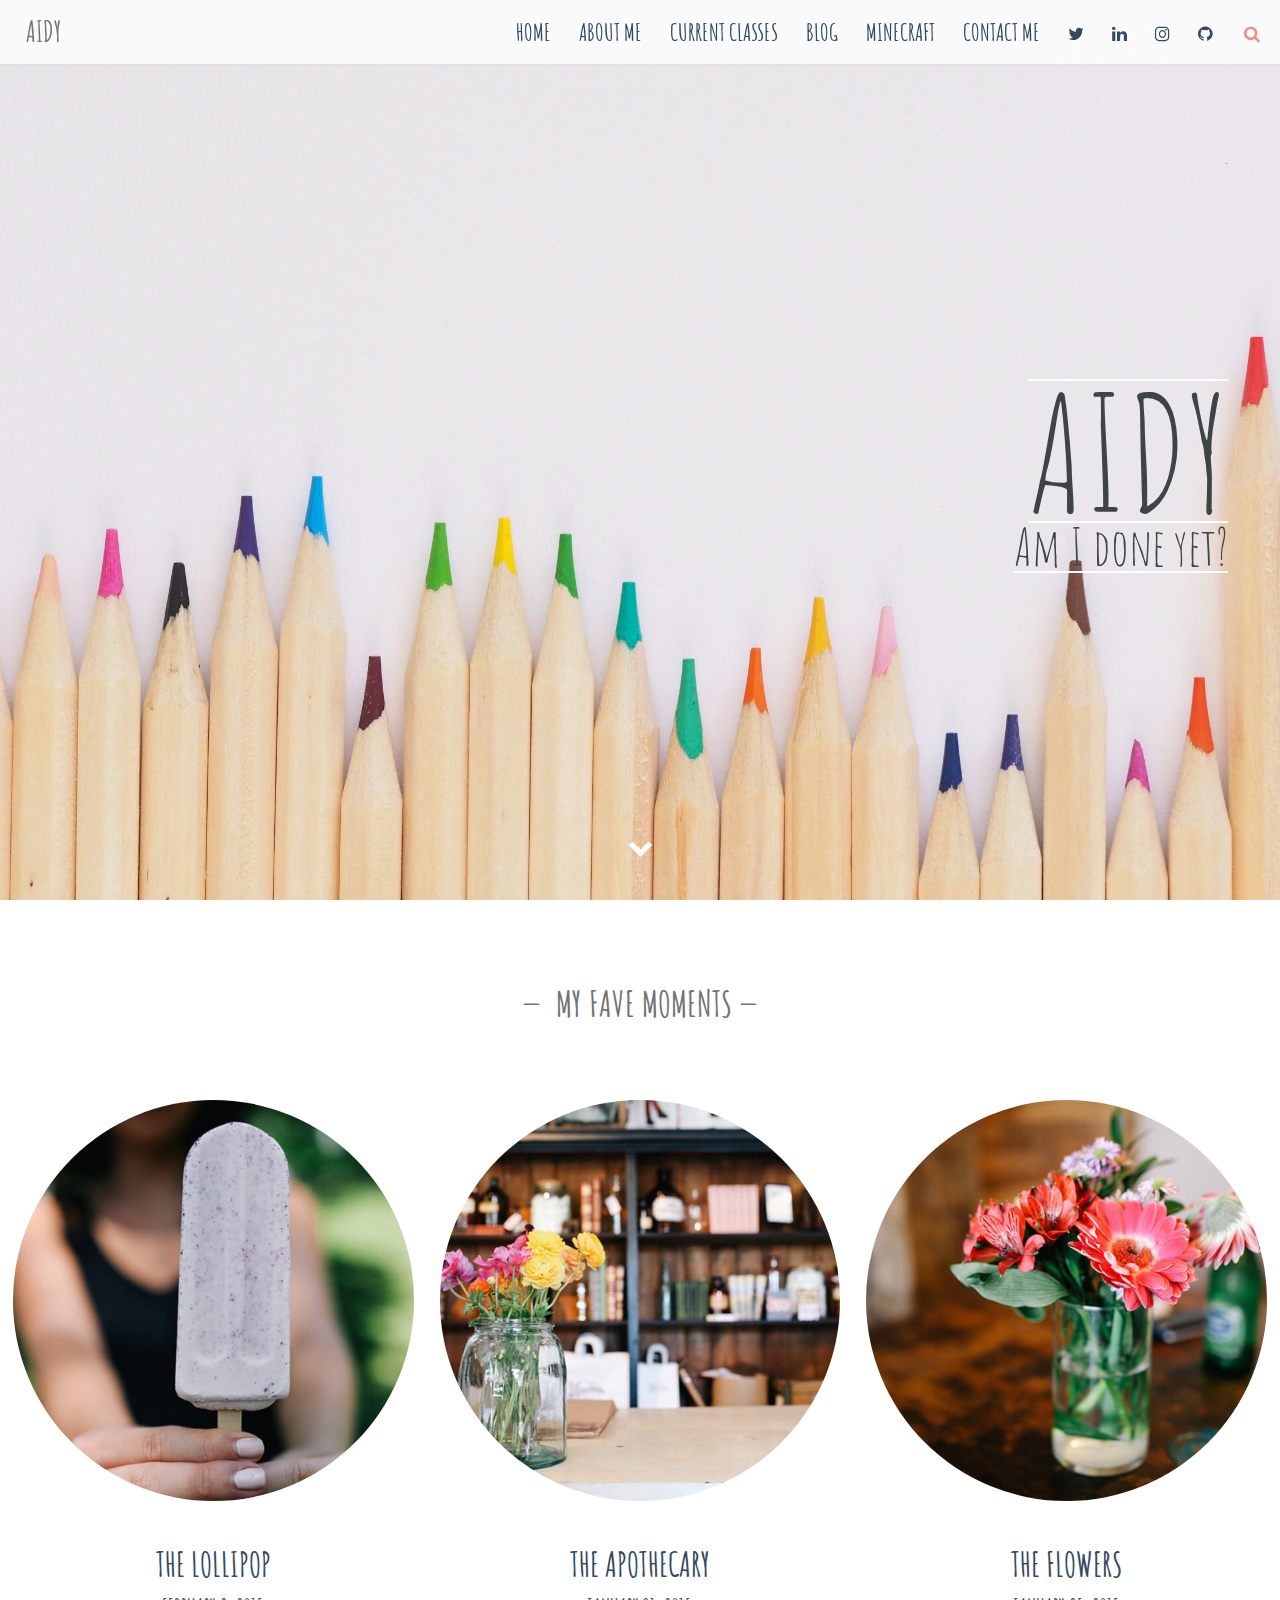
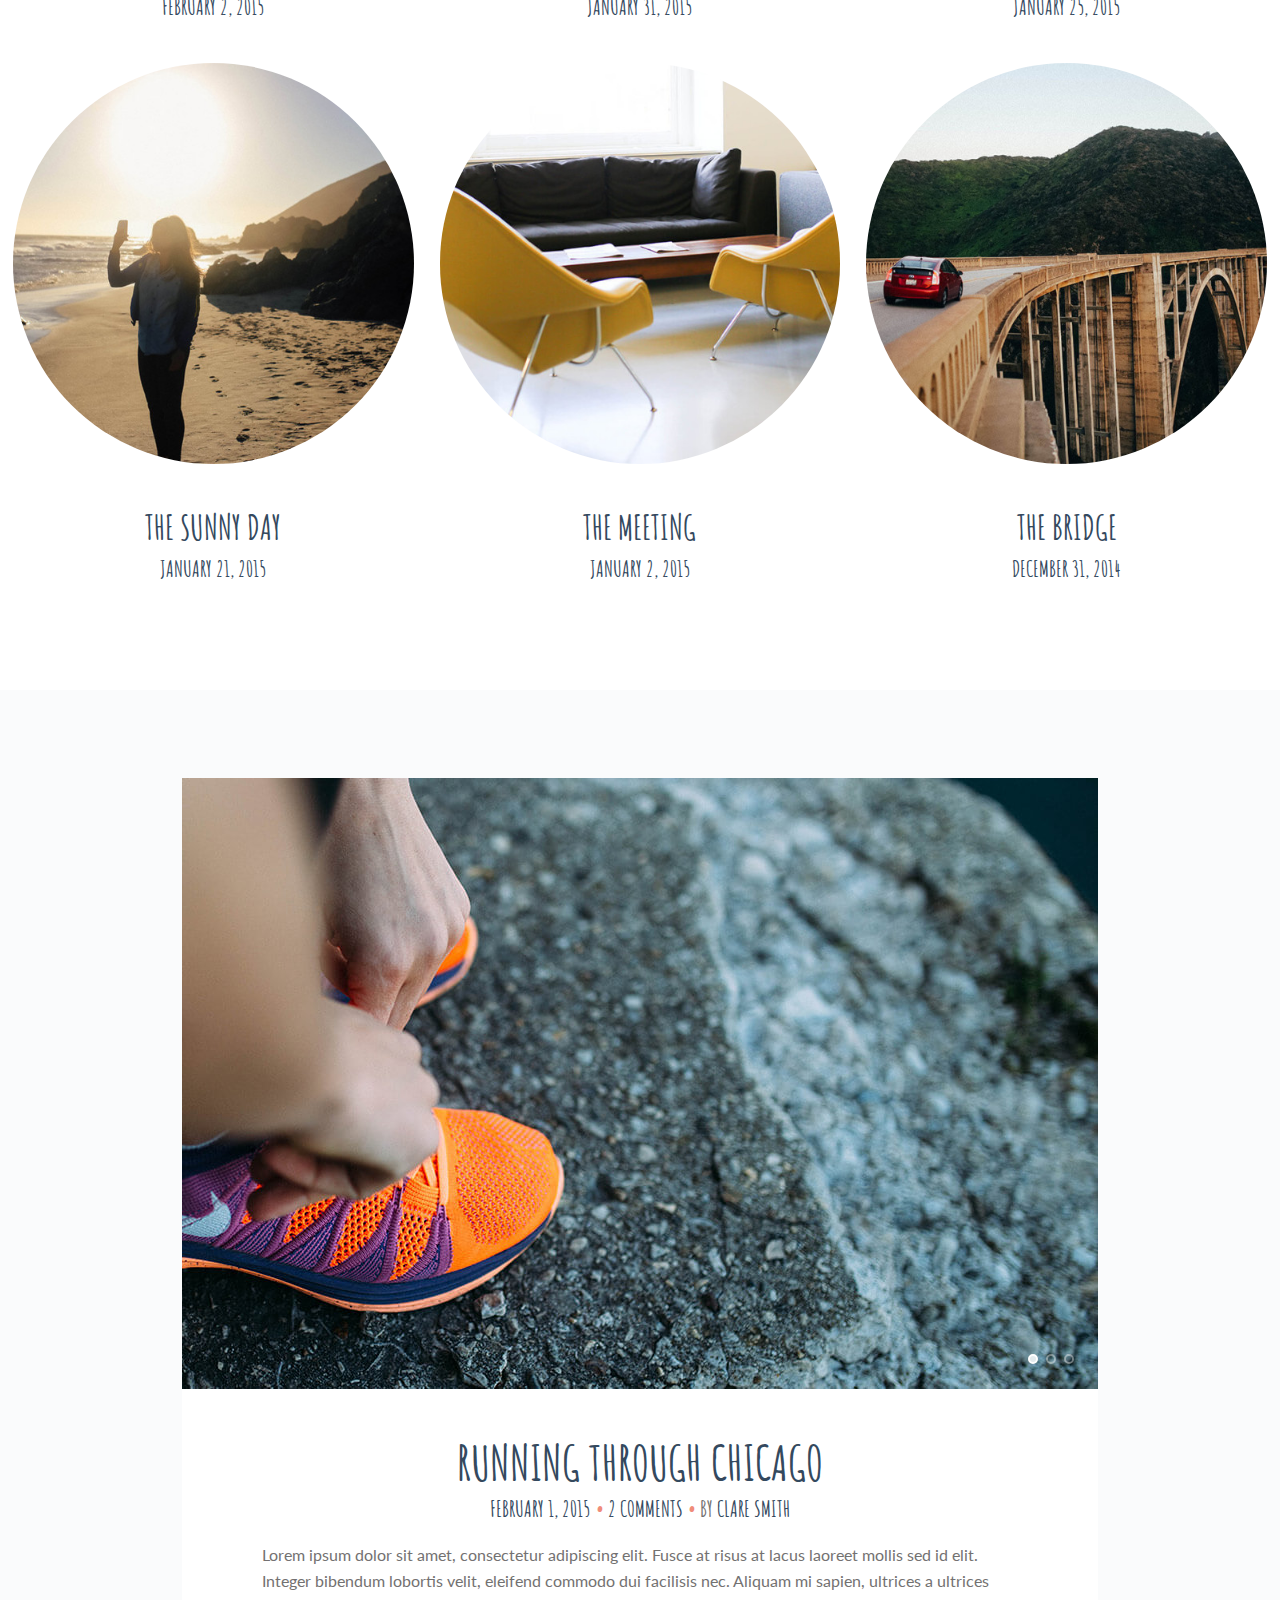
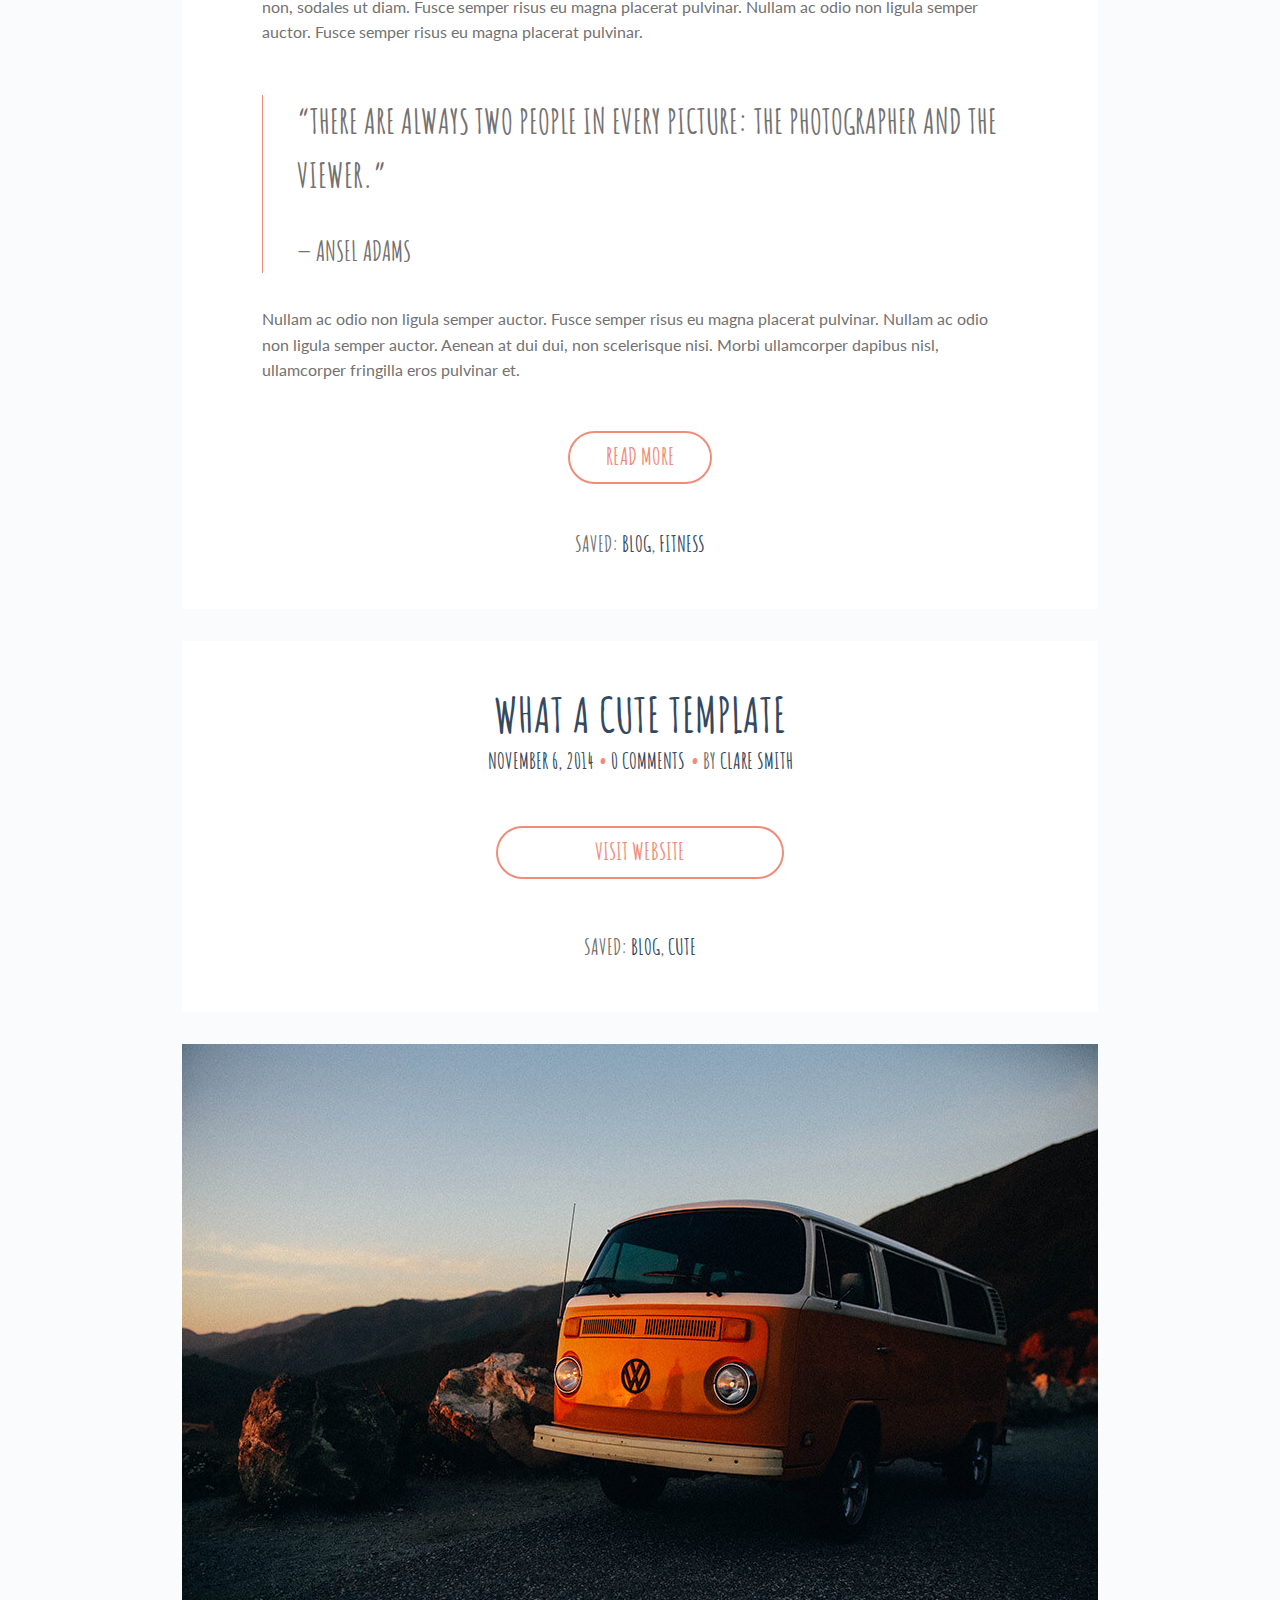
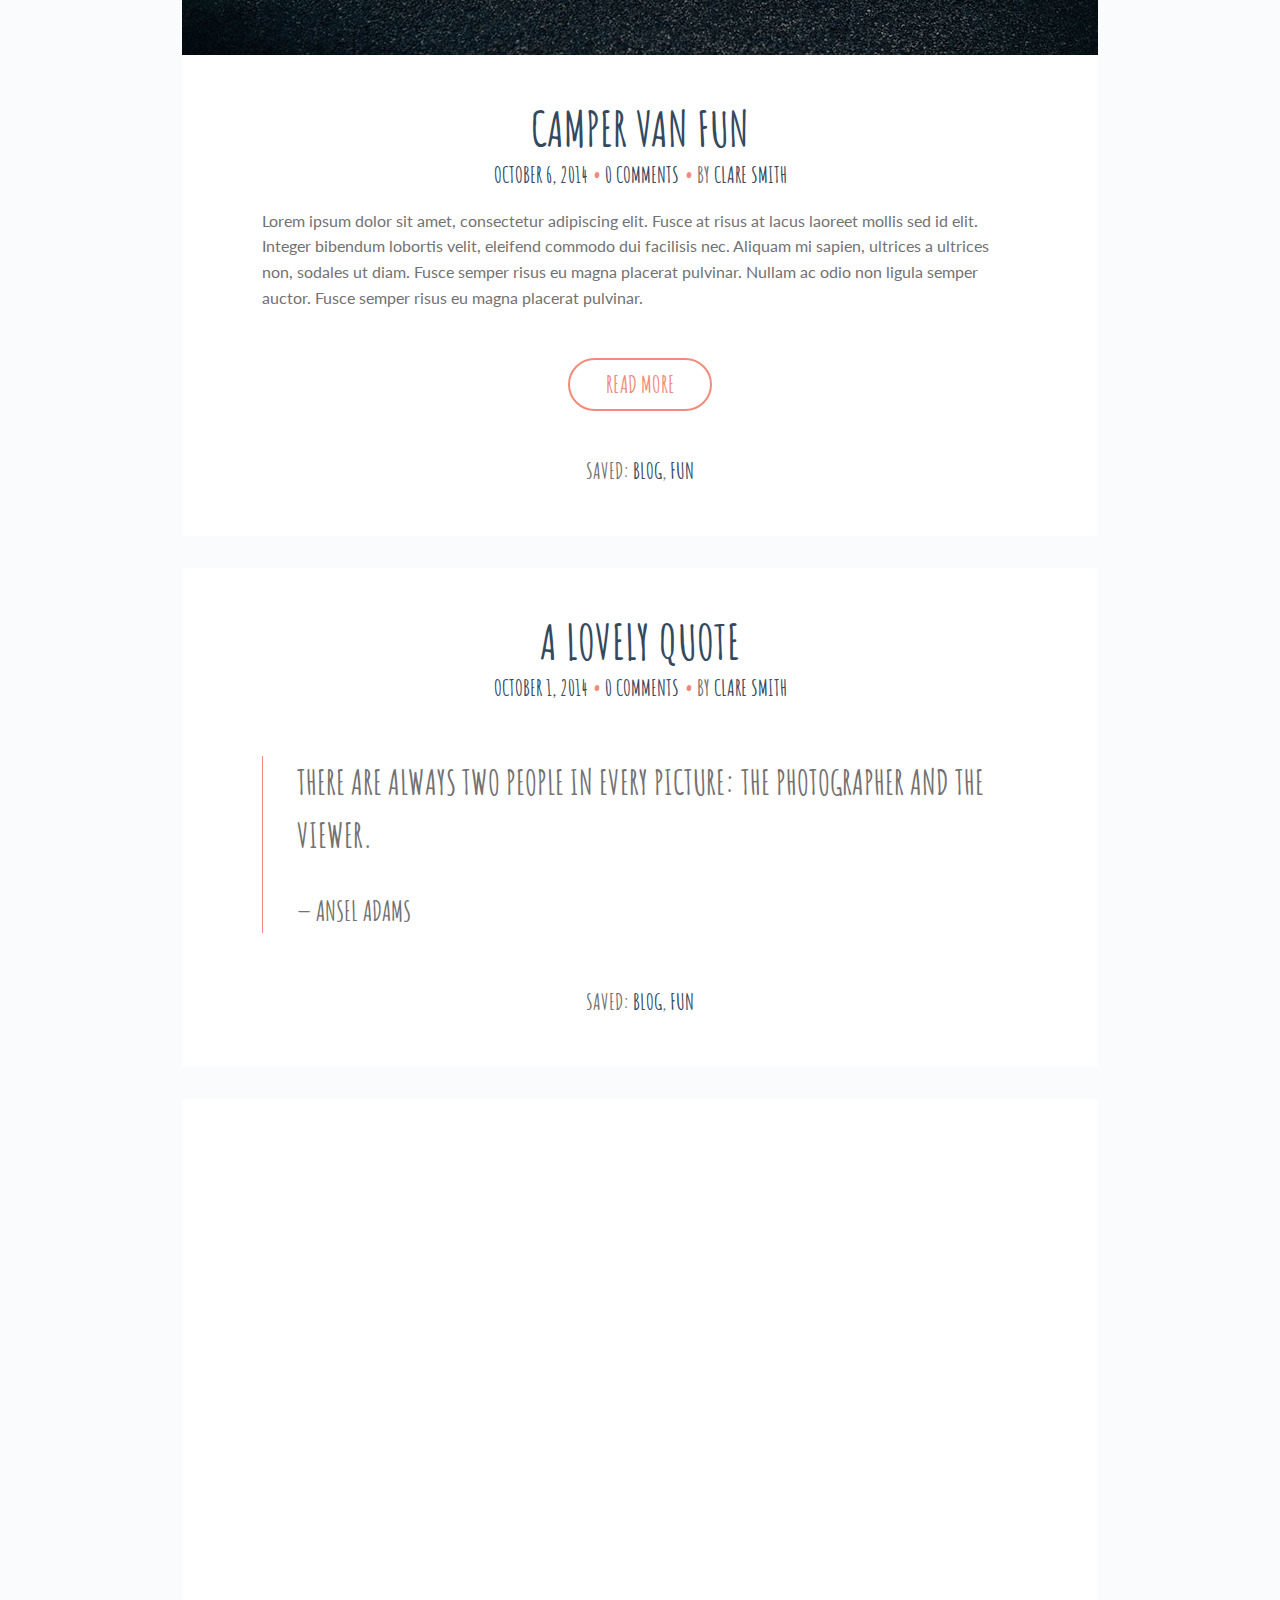
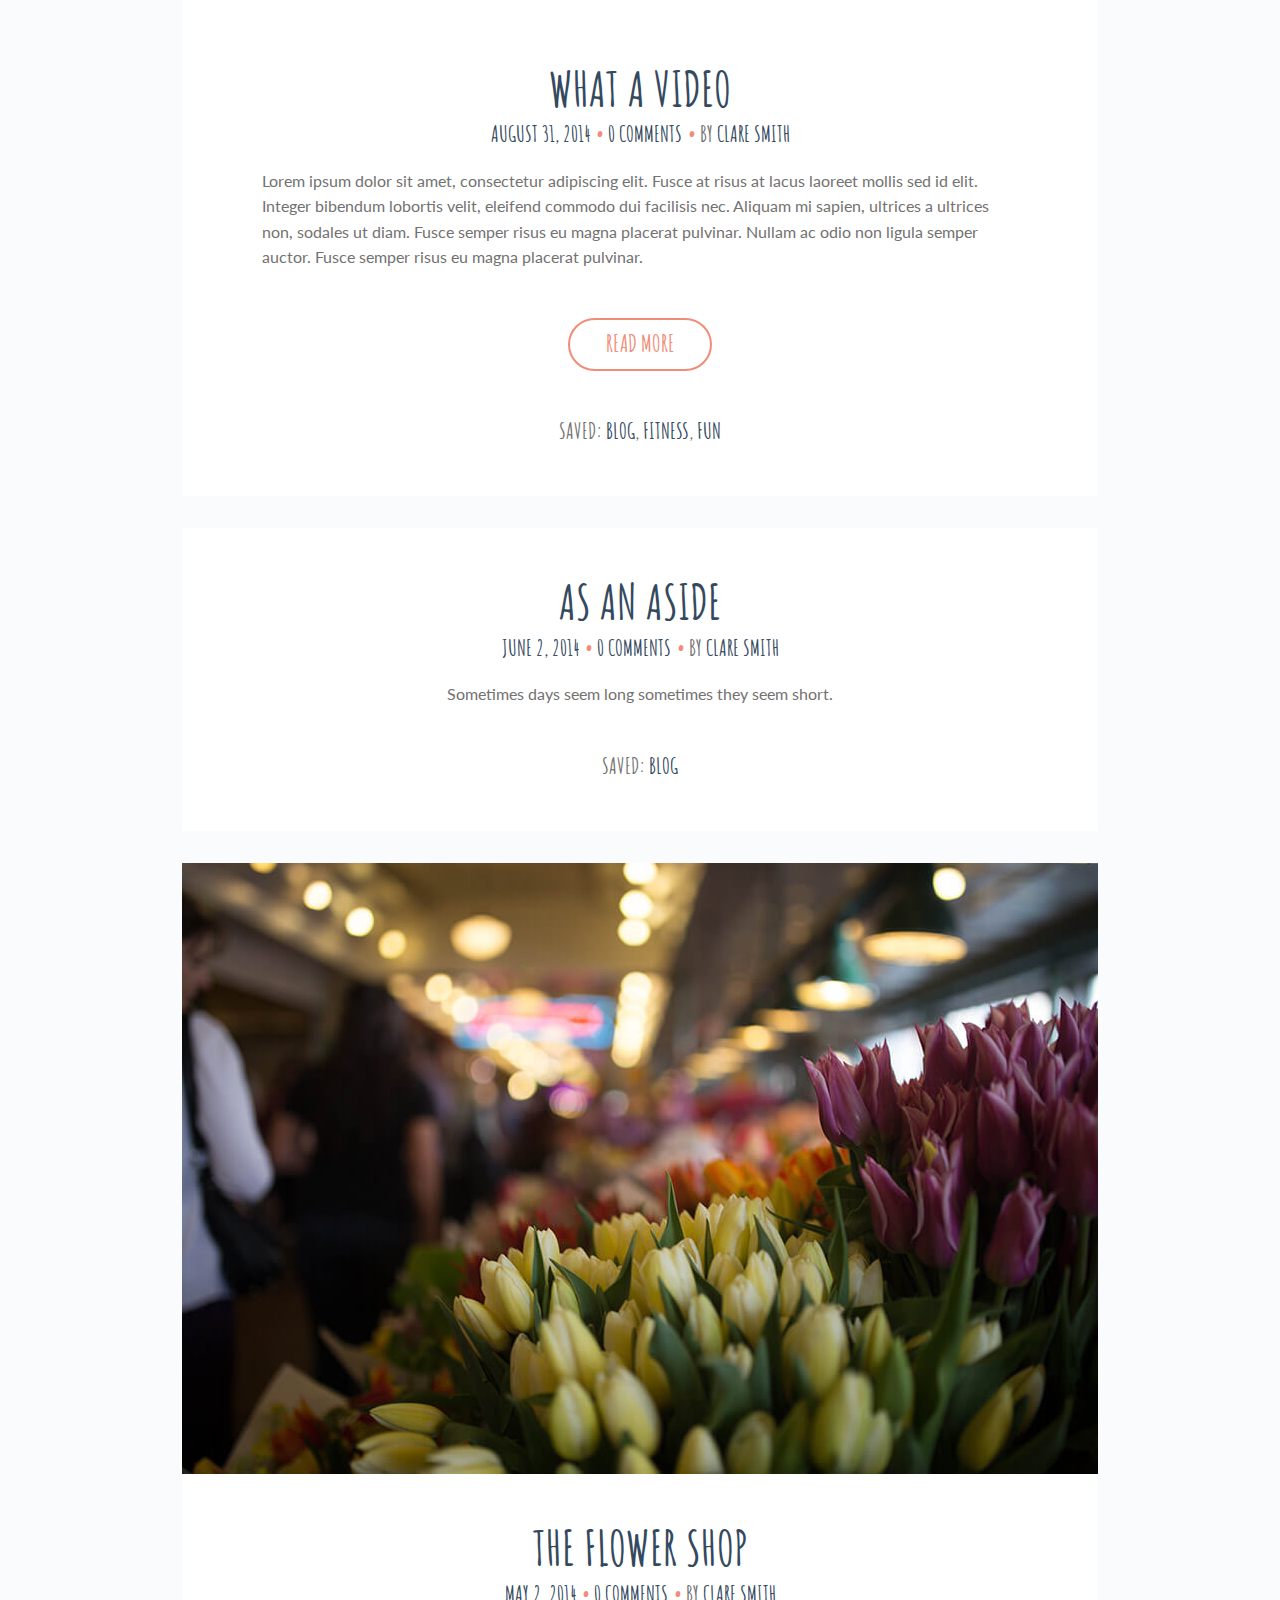
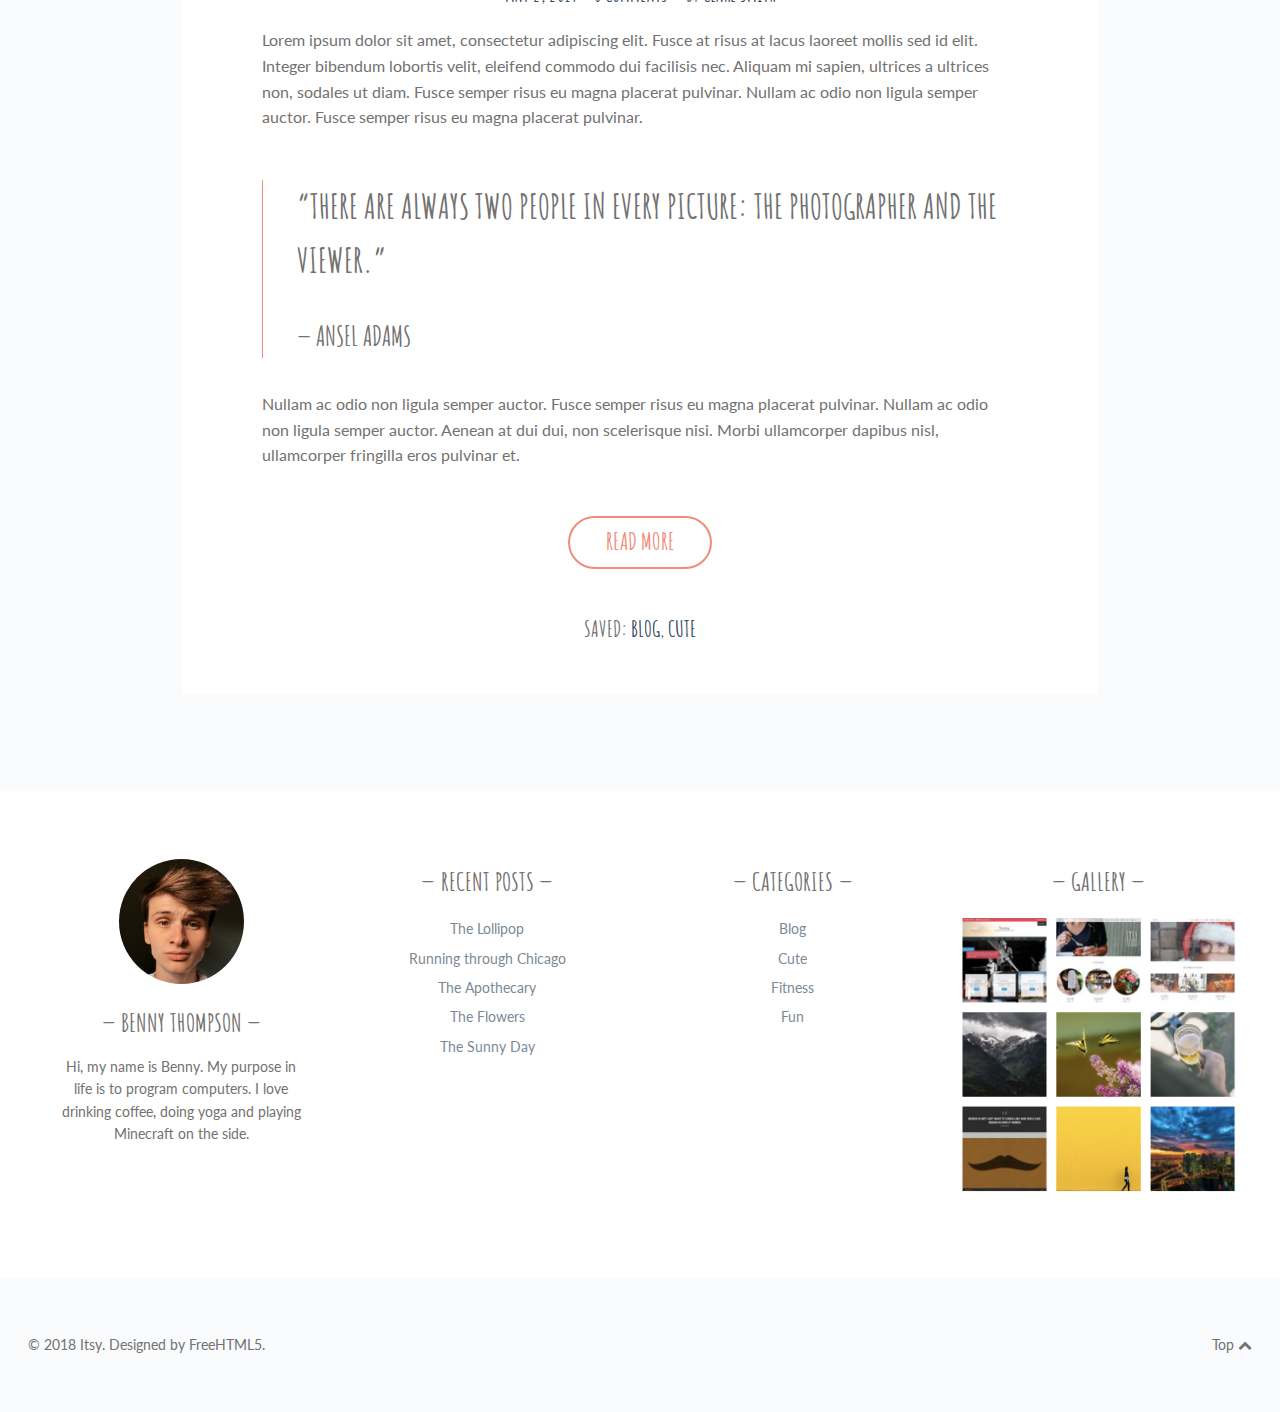
<file: index.html>
<!doctype html>
<!--
	Itsy by FreeHTML5.co
	Twitter: https://twitter.com/fh5co
	Facebook: https://fb.com/fh5co
	URL: https://freehtml5.co
    Remixed by: Benjamin Thompson
    Purpose: Blog
-->
<html class="home blog no-js" lang="en-US">
<head>
    <title>AIDY | Home</title>

    <meta charset="UTF-8"/>
    <link rel="stylesheet" href="https://stackpath.bootstrapcdn.com/font-awesome/4.7.0/css/font-awesome.min.css"
          type="text/css" media="all"/>
    <link rel="stylesheet" href="https://fonts.googleapis.com/css?family=Amatic+SC%3A400%2C700%7CLato%3A400%2C700%2C400italic%2C700italic&amp;ver=4.9.8"
          type="text/css" media="screen"/>
    <link rel="stylesheet" href="style.css" type="text/css" media="screen"/>
    <link rel="stylesheet" href="print.css" type="text/css" media="print"/>
    <!--[if (lt IE 9) & (!IEMobile)]>
    <link rel="stylesheet" id="lt-ie9-css" href="ie.css" type="text/css" media="screen"/>
    <![endif]-->
    <script src='js/jquery-3.0.0.min.js'></script>
    <script src='js/jquery-migrate-3.0.1.min.js'></script>
    <!--[if lt IE 9]>
    <script src="http://html5shim.googlecode.com/svn/trunk/html5.js"></script>
    <![endif]-->
</head>
<body class="home sticky-menu sidebar-off" id="top">

<header class="header">

    <div class="header-wrap">

        <div class="logo plain logo-left">
            <div class="site-title">
                <a href="index.html" title="Go to Home">AIDY</a>
            </div>
        </div><!-- /logo -->


        <nav id="nav" role="navigation">
            <div class="table">
                <div class="table-cell">
                    <ul id="menu-menu-1">
                        <li class="menu-item">
                            <a href="index.html">Home</a></li>
                        <li class="menu-item">
                            <a href="about.html">About me</a></li>
                        <li class="menu-item">
                            <a href="#">Current Classes</a>
                            <ul class="sub-menu">
                                <li class="menu-item">
                                    <a href="calculus3.html">Calculus 3</a></li>
                                <li class="menu-item">
                                    <a href="#">Software Engineering</a></li>
                                <li class="menu-item">
                                    <a href="#">Operating Systems</a>
                                </li>
                                <li class="menu-item">
                                    <a href="#">Historical Geology</a>
                                </li>
                            </ul>
                        </li>
                        <li class="menu-item">
                            <a href="blog.html">Blog</a>
                            <ul class="sub-menu">
                                <li class="menu-item">
                                    <a href="single.html">Single</a></li>
                            </ul>
                        </li>
                        <li class="menu-item">
                            <a href="typography.html">Minecraft</a></li>
                        <li class="menu-item">
                            <a href="contact.html">Contact me</a></li>
                        <li class="menu-inline menu-item">
                            <a title="Twitter" href="http://twitter.com/BennyEThompson">
                                <i class="fa fa-twitter"></i><span class="i">Twitter</span>
                            </a></li>
                        <li class="menu-inline menu-item">
                            <a title="Linkedin" href="https://www.linkedin.com/in/benjamin-thompson-084bb4162/"><i class="fa fa-linkedin"></i><span class="i">Linkedin</span></a>
                        </li>
                        <li class="menu-inline menu-item">
                            <a title="Instagram" href="https://www.instagram.com/___b.enn.y">
                                <i class="fa fa-instagram"></i><span class="i">Instagram</span>
                            </a>
                        </li>
                        <li class="menu-inline menu-item">
                            <a title="Github" href="https://github.com/BEmmett1">
                                <i class="fa fa-github"></i><span class="i">Github</span>
                            </a>
                        </li>
                    </ul>
                </div>
            </div>
        </nav>
        <a href="#nav" class="menu-trigger"><i class="fa fa-bars"></i></a>

        <a href="#topsearch" class="search-trigger"><i class="fa fa-search"></i></a>

    </div>

</header>


<div class="hero" style="background-image: url('images/lead.jpg'); text-align:right;">
    <div class="hero-inner">
        <div class="inner">
            <h1><span class="border border-top border-bottom">AIDY</span></h1>
            <div class="hero-line-one"></div>
            <div class="hero-line-two"><span class="border border-bottom"><a href="https://freehtml5.co" style="color:rgb(62, 67, 69);">Am I done yet?</a></span></div>
        </div>

        <a class="more-arrow" href="#content"><i class="fa fa-chevron-down"></i><span>Scroll Down</span></a>

    </div>
</div>
<div class="home-sticky" id="content">

    <h2 class="home-sticky-title">my fave moments</h2>


    <div class="sticky-inner">

        <aside class="home-sticky-post post has-post-thumbnail sticky">

  		    <span class="post-image">
  				<a href="#">
  				<img width="502" height="502" src="images/Lollipop-502x502.jpg"
                     class="attachment-sticky size-sticky" alt=""/>
  				</a>
  		    </span>

            <div class="inner">
                <h3 class="entry-title">
                    <a href="#">The Lollipop</a>
                </h3>

                <ul class="meta top">
                    <li class="time">
                        <a href="#">
                            <time class="post-date updated" datetime="2015-02-02">February 2, 2015</time>
                        </a>
                    </li>
                </ul>
            </div>

        </aside>

        <aside class="home-sticky-post post has-post-thumbnail sticky ">

            <span class="post-image">
  				<a href="#">
  				<img width="502" height="502" src="images/Apothecary.jpg"
                     class="attachment-sticky size-sticky" alt=""/>
  				</a>
  		    </span>

            <div class="inner">
                <h3 class="entry-title">
                    <a href="#">The Apothecary</a>
                </h3>

                <ul class="meta top">
                    <li class="time">
                        <a href="#"
                           title="The Apothecary">
                            <time class="post-date updated" datetime="2015-01-31">January 31, 2015</time>
                        </a>
                    </li>
                </ul>
            </div>

        </aside>

        <aside class="home-sticky-post post has-post-thumbnail sticky">

  		    <span class="post-image">
                <a href="#">
                    <img width="502" height="502" src="images/Flowers.jpg"
                     class="attachment-sticky size-sticky" alt=""/>
  				</a>
  		    </span>

            <div class="inner">
                <h3 class="entry-title">
                    <a href="#">The Flowers</a>
                </h3>

                <ul class="meta top">
                    <li class="time">
                        <a href="#">
                            <time class="post-date updated" datetime="2015-01-25">January 25, 2015</time>
                        </a>
                    </li>
                </ul>
            </div>

        </aside>

        <aside class="home-sticky-post post has-post-thumbnail sticky ">

  		    <span class="post-image">
                <a href="#"><img width="502" height="502" src="images/Sun.jpg"
                     class="attachment-sticky size-sticky" alt=""/>
  				</a>
            </span>

            <div class="inner">
                <h3 class="entry-title">
                    <a href="#">The Sunny Day</a>
                </h3>

                <ul class="meta top">
                    <li class="time">
                        <a href="#"
                           title="The Sunny Day">
                            <time class="post-date updated" datetime="2015-01-21">January 21, 2015</time>
                        </a>
                    </li>
                </ul>
            </div>

        </aside>

        <aside class="home-sticky-post post has-post-thumbnail sticky ">


  		    <span class="post-image">
                <a href="#">
                    <img width="502" height="502" src="images/Meeting.jpg"
                     class="attachment-sticky size-sticky" alt=""/>
  				</a>
            </span>

            <div class="inner">
                <h3 class="entry-title">
                    <a href="#">The Meeting</a>
                </h3>

                <ul class="meta top">
                    <li class="time">
                        <a href="#">
                            <time class="post-date updated" datetime="2015-01-02">January 2, 2015</time>
                        </a>
                    </li>
                </ul>
            </div>

        </aside>

        <aside class="home-sticky-post post has-post-thumbnail sticky ">

            <span class="post-image">
                <a href="#">
                    <img width="502" height="502" src="images/Bridge.jpg"
                     class="attachment-sticky size-sticky" alt=""/>
  				</a>
  		    </span>


            <div class="inner">
                <h3 class="entry-title">
                    <a href="#">The Bridge</a>
                </h3>

                <ul class="meta top">
                    <li class="time">
                        <a href="#">
                            <time class="post-date updated" datetime="2014-12-31">December 31, 2014</time>
                        </a>
                    </li>
                </ul>
            </div>

        </aside>

    </div>


</div>
<div class="wrap full-wrap">
    <div class="main-wrap">
        <section class="main main-archive">
            <div class="loop">


                <article class="post format-gallery post_format-post-format-gallery">


                    <a href="#"
                       title="Running through Chicago">
                        <div class="part-gallery">
                            <div class="flexslider">
                                <ul class="slides">

                                    <li><span class="post-image"><img src="images/Run-3.jpg"
                                                                      alt="Run-3"/></span></li>
                                    <li><span class="post-image"><img src="images/Run-1.jpg"
                                                                      alt="Run-1"/></span></li>
                                    <li><span class="post-image"><img src="images/Run-2.jpg"
                                                                      alt="Run-2"/></span></li>
                                </ul>
                            </div>
                        </div>

                    </a>

                    <div class="inner">

                        <h2 class="entry-title">
                            <a href="#"
                               title="Running through Chicago">
                                Running through Chicago </a>
                        </h2>
                        <ul class="meta top">
                            <li class="time">
                                <a href="#"
                                   title="Running through Chicago">
                                    <time class="post-date updated" datetime="2015-02-01">February 1, 2015</time>
                                </a></li>

                            <li class="comments post-tags">
                                <a href="#">2
                                    Comments</a></li>

                            <li class="author-m post-tags">
                                By <span class="vcard author post-author"><span class="fn"><a
                                    href="#"
                                    title="Posts by Clare Smith" rel="author">Clare Smith</a></span></span>
                            </li>

                        </ul>
                        <div class="post-content">
                            <p>Lorem ipsum dolor sit amet, consectetur adipiscing elit. Fusce at risus at lacus laoreet
                                mollis sed id elit. Integer bibendum lobortis velit, eleifend commodo dui facilisis nec.
                                Aliquam mi sapien, ultrices a ultrices non, sodales ut diam. Fusce semper risus eu magna
                                placerat pulvinar. Nullam ac odio non ligula semper auctor. Fusce semper risus eu magna
                                placerat pulvinar.</p>
                            <blockquote><p>“There are always two people in every picture: the photographer and the
                                viewer.”<cite>Ansel Adams</cite></p></blockquote>
                            <p>Nullam ac odio non ligula semper auctor. Fusce semper risus eu magna placerat pulvinar.
                                Nullam ac odio non ligula semper auctor. Aenean at dui dui, non scelerisque nisi. Morbi
                                ullamcorper dapibus nisl, ullamcorper fringilla eros pulvinar et. <a
                                        href="#"
                                        class="more-link">Read More</a></p>
                        </div>


                        <ul class="meta bottom">


                            <li class="cat post-tags">Saved: <a
                                    href="#">Blog</a>,
                                <a href="#">Fitness</a>
                            </li>


                        </ul>

                    </div>
                </article>


                <article class="post format-link has-post-thumbnail post_format-post-format-link">


                    <div class="inner">

                        <h2 class="entry-title">
                            <a href="#"
                               title="What a cute template">
                                What a cute template </a>
                        </h2>
                        <ul class="meta top">
                            <li class="time">
                                <a href="#"
                                   title="What a cute template">
                                    <time class="post-date updated" datetime="2014-11-06">November 6, 2014</time>
                                </a></li>

                            <li class="comments post-tags">
                                <a href="#">0
                                    Comments</a></li>

                            <li class="author-m post-tags">
                                By <span class="vcard author post-author"><span class="fn"><a
                                    href="#"
                                    title="Posts by Clare Smith" rel="author">Clare Smith</a></span></span>
                            </li>

                        </ul>

                        <div class="part-link">
                            <a class="more-link" href="https://freehtml5.co" title="What a cute template"
                               target="_self">Visit Website</a>
                        </div>


                        <ul class="meta bottom">

                            <li class="cat post-tags">Saved: <a
                                    href="#">Blog</a>,
                                <a href="#"
                                   rel="category tag">Cute</a></li>

                        </ul>

                    </div>
                </article>


                <article class="post format-image has-post-thumbnail post_format-post-format-image">




  		            <span class="post-image">
  			  				<a href="#" title="Camper Van Fun">
  			  				    <img width="916" height="611" src="images/Camper-1.jpg"
                                     class="attachment-desktop size-desktop" alt=""/>
                            </a>

  		            </span>


                    <div class="inner">

                        <h2 class="entry-title">
                            <a href="#"
                               title="Camper Van Fun">
                                Camper Van Fun </a>
                        </h2>
                        <ul class="meta top">
                            <li class="time">
                                <a href="#"
                                   title="Camper Van Fun">
                                    <time class="post-date updated" datetime="2014-10-06">October 6, 2014</time>
                                </a></li>

                            <li class="comments post-tags">
                                <a href="#">0
                                    Comments</a></li>

                            <li class="author-m post-tags">
                                By <span class="vcard author post-author"><span class="fn"><a
                                    href="#"
                                    title="Posts by Clare Smith" rel="author">Clare Smith</a></span></span>
                            </li>

                        </ul>
                        <div class="post-content">
                            <p>Lorem ipsum dolor sit amet, consectetur adipiscing elit. Fusce at risus at lacus laoreet
                                mollis sed id elit. Integer bibendum lobortis velit, eleifend commodo dui facilisis nec.
                                Aliquam mi sapien, ultrices a ultrices non, sodales ut diam. Fusce semper risus eu magna
                                placerat pulvinar. Nullam ac odio non ligula semper auctor. Fusce semper risus eu magna
                                placerat pulvinar. <a
                                        href="#"
                                        class="more-link">Read More</a></p>
                        </div>


                        <ul class="meta bottom">

                            <li class="cat post-tags">Saved: <a
                                    href="#">Blog</a>,
                                <a href="#">Fun</a>
                            </li>

                        </ul>
                    </div>
                </article>


                <article class="post format-quote has-post-thumbnail post_format-post-format-quote">


                    <div class="inner">

                        <h2 class="entry-title">
                            <a href="#"
                               title="A lovely Quote">
                                A lovely Quote </a>
                        </h2>
                        <ul class="meta top">
                            <li class="time">
                                <a href="#"
                                   title="A lovely Quote">
                                    <time class="post-date updated" datetime="2014-10-01">October 1, 2014</time>
                                </a></li>

                            <li class="comments post-tags">
                                <a href="#">0
                                    Comments</a></li>

                            <li class="author-m post-tags">
                                By <span class="vcard author post-author"><span class="fn"><a
                                    href="#"
                                    title="Posts by Clare Smith" rel="author">Clare Smith</a></span></span>
                            </li>

                        </ul>
                        <div class="post-content">
                            <blockquote class="content-quote">
                                <p>There are always two people in every picture: the photographer and the viewer.</p>
                                <cite>Ansel Adams</cite>
                            </blockquote>
                        </div>


                        <ul class="meta bottom">

                            <li class="cat post-tags">Saved: <a
                                    href="#">Blog</a>,
                                <a href="#">Fun</a>
                            </li>

                        </ul>

                    </div>
                </article>


                <article class="post format-video has-post-thumbnail post_format-post-format-video">


			        <span class="post-image post-video">
                        <div class="fluid-width-video-wrapper" style="padding-top: 56.25%;"><iframe
                                src="https://player.vimeo.com/video/33091687?portrait=0" frameborder="0" webkitallowfullscreen=""
                                mozallowfullscreen="" allowfullscreen=""></iframe></div>
                    </span>

                    <div class="inner">

                        <h2 class="entry-title">
                            <a href="#"
                               title="What a video">
                                What a video </a>
                        </h2>
                        <ul class="meta top">
                            <li class="time">
                                <a href="#"
                                   title="What a video">
                                    <time class="post-date updated" datetime="2014-08-31">August 31, 2014</time>
                                </a></li>

                            <li class="comments post-tags">
                                <a href="#">0
                                    Comments</a></li>

                            <li class="author-m post-tags">
                                By <span class="vcard author post-author"><span class="fn"><a
                                    href="#"
                                    title="Posts by Clare Smith" rel="author">Clare Smith</a></span></span>
                            </li>

                        </ul>
                        <div class="post-content">
                            <p>Lorem ipsum dolor sit amet, consectetur adipiscing elit. Fusce at risus at lacus laoreet
                                mollis sed id elit. Integer bibendum lobortis velit, eleifend commodo dui facilisis nec.
                                Aliquam mi sapien, ultrices a ultrices non, sodales ut diam. Fusce semper risus eu magna
                                placerat pulvinar. Nullam ac odio non ligula semper auctor. Fusce semper risus eu magna
                                placerat pulvinar. <a
                                        href="#"
                                        class="more-link">Read More</a></p>
                        </div>


                        <ul class="meta bottom">

                            <li class="cat post-tags">Saved: <a
                                    href="#">Blog</a>,
                                <a href="#">Fitness</a>,
                                <a href="#">Fun</a>
                            </li>

                        </ul>

                    </div>
                </article>


                <article class="post has-post-thumbnail">


                    <div class="inner">

                        <h2 class="entry-title">
                            <a href="#"
                               title="As an aside">
                                As an aside </a>
                        </h2>
                        <ul class="meta top">
                            <li class="time">
                                <a href="#"
                                   title="As an aside">
                                    <time class="post-date updated" datetime="2014-06-02">June 2, 2014</time>
                                </a></li>

                            <li class="comments post-tags">
                                <a href="#">0
                                    Comments</a></li>

                            <li class="author-m post-tags">
                                By <span class="vcard author post-author"><span class="fn"><a
                                    href="#"
                                    title="Posts by Clare Smith" rel="author">Clare Smith</a></span></span>
                            </li>

                        </ul>
                        <div class="post-content">
                            <p style="text-align: center">Sometimes days seem long sometimes they seem short.</p>
                        </div>


                        <ul class="meta bottom">

                            <li class="cat post-tags">Saved: <a
                                    href="#">Blog</a>
                            </li>

                        </ul>

                    </div>
                </article>

                <article class="post has-post-thumbnail">




  		            <span class="post-image">
  			  				<a href="#" title="The Flower Shop">
  			  				    <img width="916" height="611"
                                     src="images/Flower-Shop.jpg"
                                     class="attachment-desktop size-desktop" alt=""/>
                            </a>
  		            </span>


                    <div class="inner">

                        <h2 class="entry-title">
                            <a href="#"
                               title="The Flower Shop">
                                The Flower Shop </a>
                        </h2>
                        <ul class="meta top">
                            <li class="time">
                                <a href="#"
                                   title="The Flower Shop">
                                    <time class="post-date updated" datetime="2014-05-02">May 2, 2014</time>
                                </a></li>

                            <li class="comments post-tags">
                                <a href="#">0
                                    Comments</a></li>

                            <li class="author-m post-tags">
                                By <span class="vcard author post-author"><span class="fn"><a
                                    href="#"
                                    title="Posts by Clare Smith" rel="author">Clare Smith</a></span></span>
                            </li>

                        </ul>
                        <div class="post-content">
                            <p>Lorem ipsum dolor sit amet, consectetur adipiscing elit. Fusce at risus at lacus laoreet
                                mollis sed id elit. Integer bibendum lobortis velit, eleifend commodo dui facilisis nec.
                                Aliquam mi sapien, ultrices a ultrices non, sodales ut diam. Fusce semper risus eu magna
                                placerat pulvinar. Nullam ac odio non ligula semper auctor. Fusce semper risus eu magna
                                placerat pulvinar.</p>
                            <blockquote><p>“There are always two people in every picture: the photographer and the
                                viewer.”<cite>Ansel Adams</cite></p></blockquote>
                            <p>Nullam ac odio non ligula semper auctor. Fusce semper risus eu magna placerat pulvinar.
                                Nullam ac odio non ligula semper auctor. Aenean at dui dui, non scelerisque nisi. Morbi
                                ullamcorper dapibus nisl, ullamcorper fringilla eros pulvinar et. <a
                                        href="#"
                                        class="more-link">Read More</a></p>
                        </div>


                        <ul class="meta bottom">

                            <li class="cat post-tags">Saved: <a
                                    href="#">Blog</a>,
                                <a href="#"
                                   rel="category tag">Cute</a></li>

                        </ul>

                    </div>
                </article>


            </div>


        </section>


    </div><!-- /main-wrap -->


</div><!-- /wrap -->


<div class="footer-widgets widget-count-4">

    <div class="wrap">

        <div class="mt-about-you-widget">
            <div class="widget footer">

                <img class="mt-about-avatar" src="images/about-me.jpg" alt="Clare Itsy"/>


                <h4>Benny Thompson</h4>

                <div class="mt-about-bio">
                    <p>Hi, my name is Benny. My purpose in life is to program computers. I love drinking coffee, doing yoga and playing Minecraft on the side.</p>
                </div>


            </div>
        </div>
        <div class="widget footer"><h4>Recent Posts</h4>
            <ul>
                <li>
                    <a href="#">The Lollipop</a>
                </li>
                <li>
                    <a href="#">Running through Chicago</a>
                </li>
                <li>
                    <a href="#">The Apothecary</a>
                </li>
                <li>
                    <a href="#">The Flowers</a>
                </li>
                <li>
                    <a href="#">The Sunny Day</a>
                </li>
            </ul>
        </div>
        <div class="widget footer"><h4>Categories</h4>
            <ul>
                <li class="cat-item cat-item-6">
                    <a href="#" title="A cute little description would go in here">Blog</a>
                </li>
                <li class="cat-item cat-item-7">
                    <a href="#" title="A cute little description would go in here">Cute</a>
                </li>
                <li class="cat-item cat-item-8">
                    <a href="#">Fitness</a>
                </li>
                <li class="cat-item cat-item-9">
                    <a href="#">Fun</a>
                </li>
            </ul>
        </div>
        <div class="widget footer"><h4>Gallery</h4>
            <div class="textwidget">
                <img src="images/gallery.png" alt="">
            </div>
        </div>
    </div>

</div>


<footer class="footer">
    <div class="footer-wrap">
        <div id="footer-text">&copy; 2018 Itsy.
            Designed by <a href="https://freehtml5.co" target="_blank">FreeHTML5</a>.</div>

        <a href="#top" id="btt">Top <i class="fa fa-chevron-up"></i></a>
    </div>
</footer>

<div id="topsearch">
    <div class="table">
        <div class="table-cell">
            <form role="search" method="get" class="searchform" action="index.html">
                <div>
                    <input type="text" value="" name="s" class="s" placeholder="Type and hit enter"/>
                    <input type="submit" class="searchsubmit" value="Search"/>
                </div>
            </form>
        </div>
    </div>
    <a href="#topsearch" class="search-trigger"><i class="fa fa-times"></i></a>
</div>


<script>var ie9 = false;</script>
<!--[if lte IE 9 ]>
<script> var ie9 = true; </script>
<![endif]-->
<script src="js/global-plugins.min.js"></script>
<script src="js/main.js"></script>
</body>
</html>
</file>
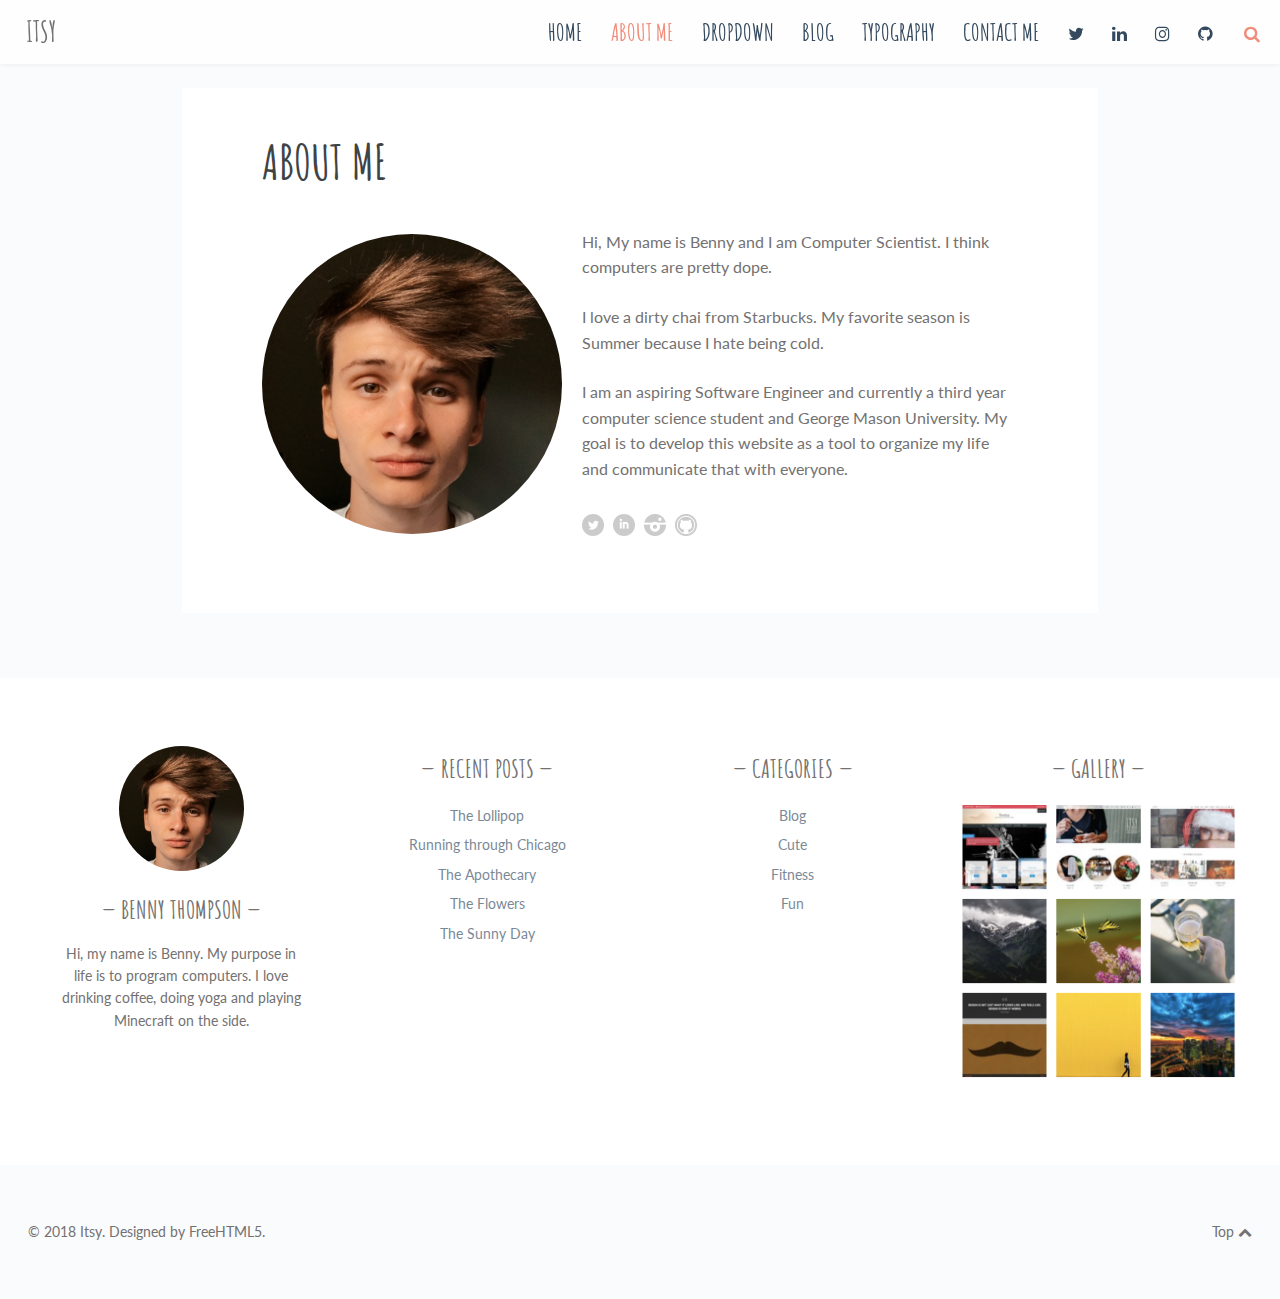
<file: about.html>
<!doctype html>
<!--
	Itsy by FreeHTML5.co
	Twitter: https://twitter.com/fh5co
	Facebook: https://fb.com/fh5co
	URL: https://freehtml5.co
-->
<html class="home blog no-js" lang="en-US">
<head>
    <title>AIDY | About me</title>

    <meta charset="UTF-8"/>
    <link rel="stylesheet" href="https://stackpath.bootstrapcdn.com/font-awesome/4.7.0/css/font-awesome.min.css"
          type="text/css" media="all"/>
    <link rel="stylesheet" href="https://fonts.googleapis.com/css?family=Amatic+SC%3A400%2C700%7CLato%3A400%2C700%2C400italic%2C700italic&amp;ver=4.9.8"
          type="text/css" media="screen"/>
    <link rel="stylesheet" href="style.css" type="text/css" media="screen"/>
    <link rel="stylesheet" href="print.css" type="text/css" media="print"/>
    <!--[if (lt IE 9) & (!IEMobile)]>
    <link rel="stylesheet" id="lt-ie9-css" href="ie.css" type="text/css" media="screen"/>
    <![endif]-->
    <script src='js/jquery-3.0.0.min.js'></script>
    <script src='js/jquery-migrate-3.0.1.min.js'></script>
    <!--[if lt IE 9]>
    <script src="http://html5shim.googlecode.com/svn/trunk/html5.js"></script>
    <![endif]-->
</head>
<body class="home sticky-menu sidebar-off" id="top">

<header class="header">

    <div class="header-wrap">

        <div class="logo plain logo-left">
            <div class="site-title">
                <a href="index.html" title="Go to Home">Itsy</a>
            </div>
        </div><!-- /logo -->


        <nav id="nav" role="navigation">
            <div class="table">
                <div class="table-cell">
                    <ul id="menu-menu-1" class="">
                        <li class="menu-item">
                            <a href="index.html">Home</a></li>
                        <li class="menu-item current-menu-item">
                            <a href="about.html">About me</a></li>
                        <li class="menu-item">
                            <a href="#">Dropdown</a>
                            <ul class="sub-menu">
                                <li class="menu-item">
                                    <a href="#">Cute</a></li>
                                <li class="menu-item">
                                    <a href="#">Fun</a></li>
                                <li class="menu-item">
                                    <a href="#">Fitness</a>
                                </li>
                            </ul>
                        </li>
                        <li class="menu-item">
                            <a href="blog.html">Blog</a>
                            <ul class="sub-menu">
                                <li class="menu-item">
                                    <a href="single.html">Single</a></li>
                            </ul>
                        </li>
                        <li class="menu-item">
                            <a href="typography.html">Typography</a></li>
                        <li class="menu-item">
                            <a href="contact.html">Contact me</a></li>
                        <li class="menu-inline menu-item">
                            <a title="Twitter" href="http://twitter.com/BennyEThompson">
                                <i class="fa fa-twitter"></i><span class="i">Twitter</span>
                            </a></li>
                        <li class="menu-inline menu-item">
                            <a title="Linkedin" href="https://www.linkedin.com/in/benjamin-thompson-084bb4162/"><i class="fa fa-linkedin"></i><span class="i">Linkedin</span></a>
                        </li>
                        <li class="menu-inline menu-item">
                            <a title="Instagram" href="https://www.instagram.com/___b.enn.y/">
                                <i class="fa fa-instagram"></i><span class="i">Instagram</span>
                            </a>
                        </li>
                        <li class="menu-inline menu-item">
                            <a title="Facebook" href="https://github.com/BEmmett1">
                                <i class="fa fa-github"></i><span class="i">Github</span>
                            </a></li>
                    </ul>
                </div>
            </div>
        </nav>
        <a href="#nav" class="menu-trigger"><i class="fa fa-bars"></i></a>

        <a href="#topsearch" class="search-trigger"><i class="fa fa-search"></i></a>

    </div>

</header>


<div class="wrap full-wrap">
    <div class="main-wrap">

        <section class="main">
            <article class="post page">

                <div class="inner">
                    <h1>About me</h1>
                    <div class="post-content">
                        <p><img class="size-full alignleft rounded" src="images/about-me.jpg" alt="about-clare" width="300" height="300">
                            Hi, My name is Benny and I am Computer Scientist. I think computers are pretty dope. </p>
                        <p>I love a dirty chai from Starbucks. My favorite season is Summer because I hate being cold.</p>
                        <p>I am an aspiring Software Engineer and currently a third year computer science student and George Mason University. My goal is to develop this website as a tool to organize my life and communicate that with everyone. </p>
                        <p>
                            <a target="_self" class="social twitter black" href="http://twitter.com/BennyEThompson"> Twitter </a>
                            <a target="_self" class="social linkedin black" href="https://www.linkedin.com/in/benjamin-thompson-084bb4162/"> Linkedin&nbsp;</a>
                            <a target="_self" class="social instagram black" href="https://www.instagram.com/___b.enn.y/">&nbsp;instagram&nbsp;</a>
                            <a target="_self" class="social github black" href="https://github.com/BEmmett1"> Github&nbsp;</a>
                        </p>

                    </div>
                </div>

            </article>
            <div class="border"></div>


        </section>


    </div><!-- /main-wrap -->


</div><!-- /wrap -->


<div class="footer-widgets widget-count-4">

    <div class="wrap">

        <div class="mt-about-you-widget">
            <div class="widget footer">

                <img class="mt-about-avatar" src="images/about-me.jpg" alt="Benny Thompson"/>


                <h4>Benny Thompson</h4>

                <div class="mt-about-bio">
                    <p>Hi, my name is Benny. My purpose in life is to program computers. I love drinking coffee, doing yoga and playing Minecraft on the side.</p>
                </div>


            </div>
        </div>
        <div class="widget footer"><h4>Recent Posts</h4>
            <ul>
                <li>
                    <a href="#">The Lollipop</a>
                </li>
                <li>
                    <a href="#">Running through Chicago</a>
                </li>
                <li>
                    <a href="#">The Apothecary</a>
                </li>
                <li>
                    <a href="#">The Flowers</a>
                </li>
                <li>
                    <a href="#">The Sunny Day</a>
                </li>
            </ul>
        </div>
        <div class="widget footer"><h4>Categories</h4>
            <ul>
                <li class="cat-item cat-item-6">
                    <a href="#" title="A cute little description would go in here">Blog</a>
                </li>
                <li class="cat-item cat-item-7">
                    <a href="#" title="A cute little description would go in here">Cute</a>
                </li>
                <li class="cat-item cat-item-8">
                    <a href="#">Fitness</a>
                </li>
                <li class="cat-item cat-item-9">
                    <a href="#">Fun</a>
                </li>
            </ul>
        </div>
        <div class="widget footer"><h4>Gallery</h4>
            <div class="textwidget">
                <img src="images/gallery.png" alt="">
            </div>
        </div>
    </div>

</div>


<footer class="footer">
    <div class="footer-wrap">
        <div id="footer-text">&copy; 2018 Itsy.
            Designed by <a href="https://freehtml5.co" target="_blank">FreeHTML5</a>.</div>

        <a href="#top" id="btt">Top <i class="fa fa-chevron-up"></i></a>
    </div>
</footer>

<div id="topsearch">
    <div class="table">
        <div class="table-cell">
            <form role="search" method="get" class="searchform" action="index.html">
                <div>
                    <input type="text" value="" name="s" class="s" placeholder="Type and hit enter"/>
                    <input type="submit" class="searchsubmit" value="Search"/>
                </div>
            </form>
        </div>
    </div>
    <a href="#topsearch" class="search-trigger"><i class="fa fa-times"></i></a>
</div>


<script>var ie9 = false;</script>
<!--[if lte IE 9 ]>
<script> var ie9 = true; </script>
<![endif]-->
<script src="js/global-plugins.min.js"></script>
<script src="js/main.js"></script>
</body>
</html>
</file>
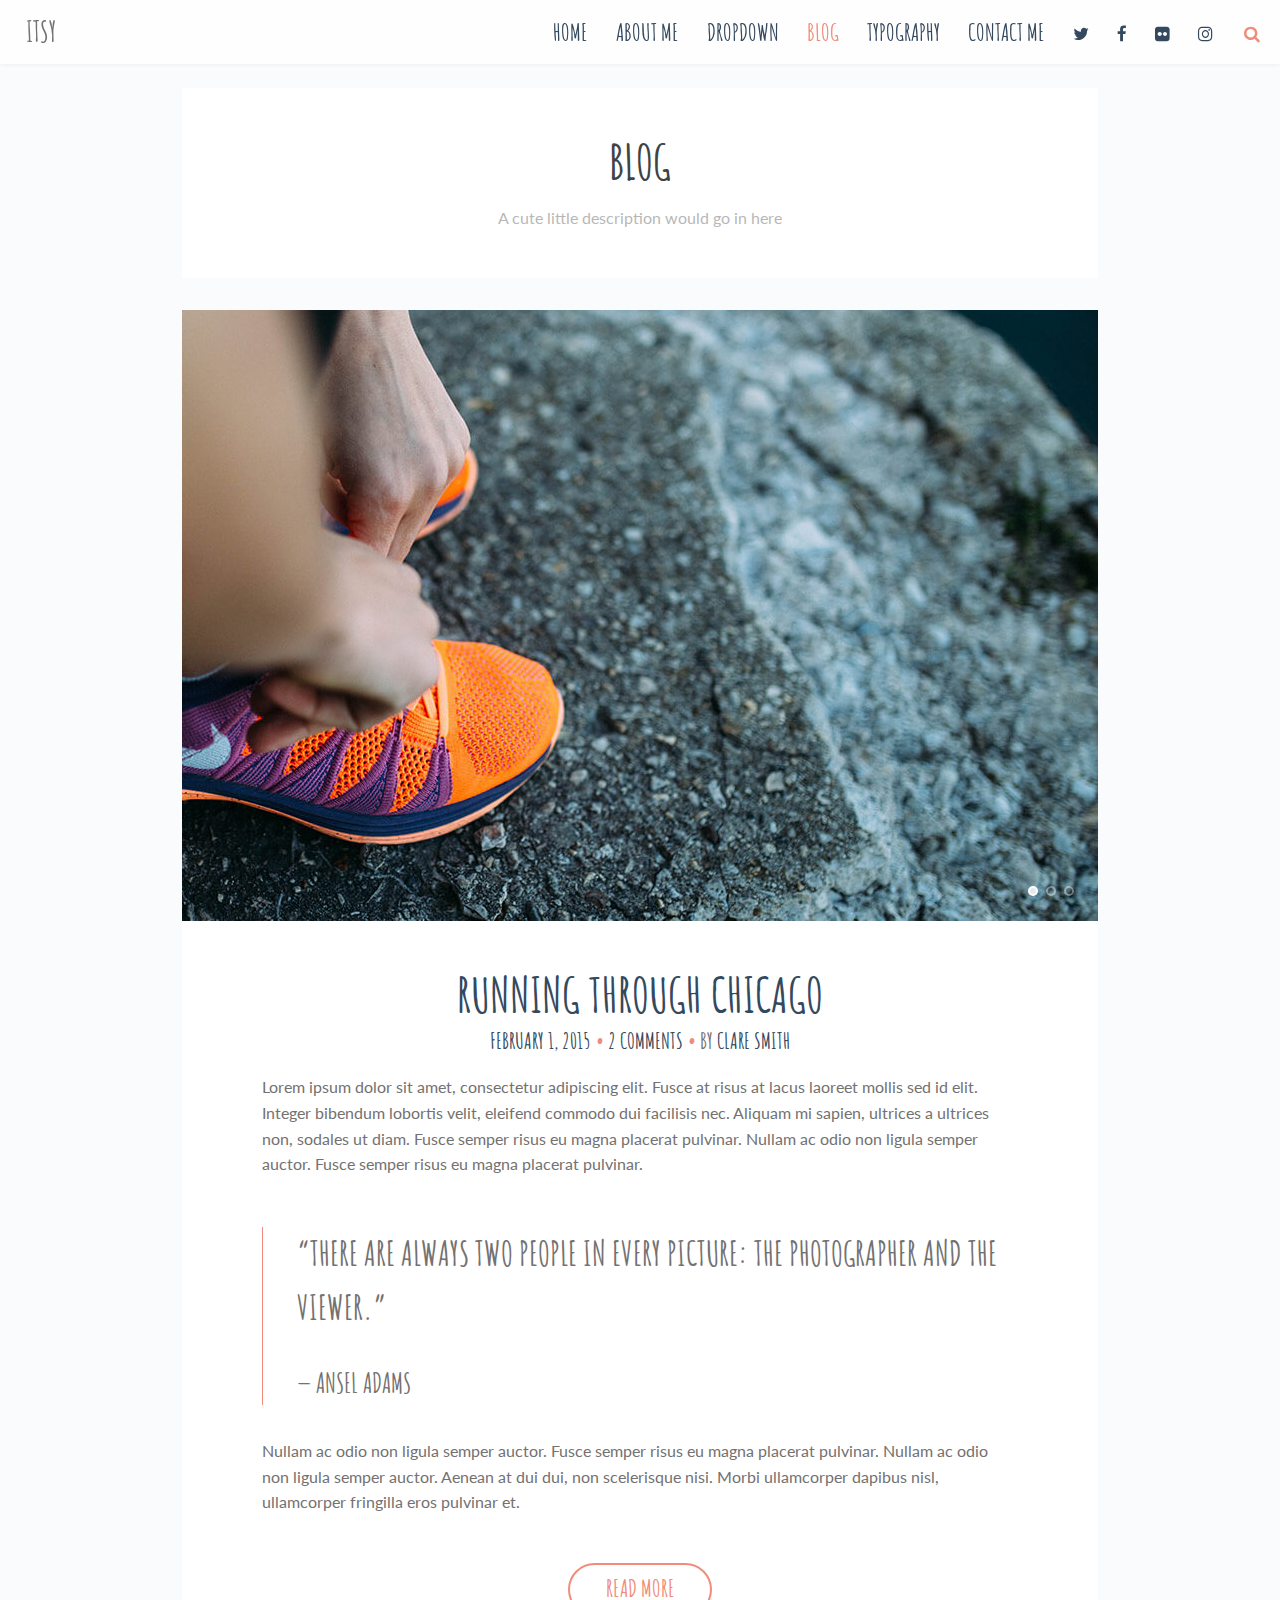
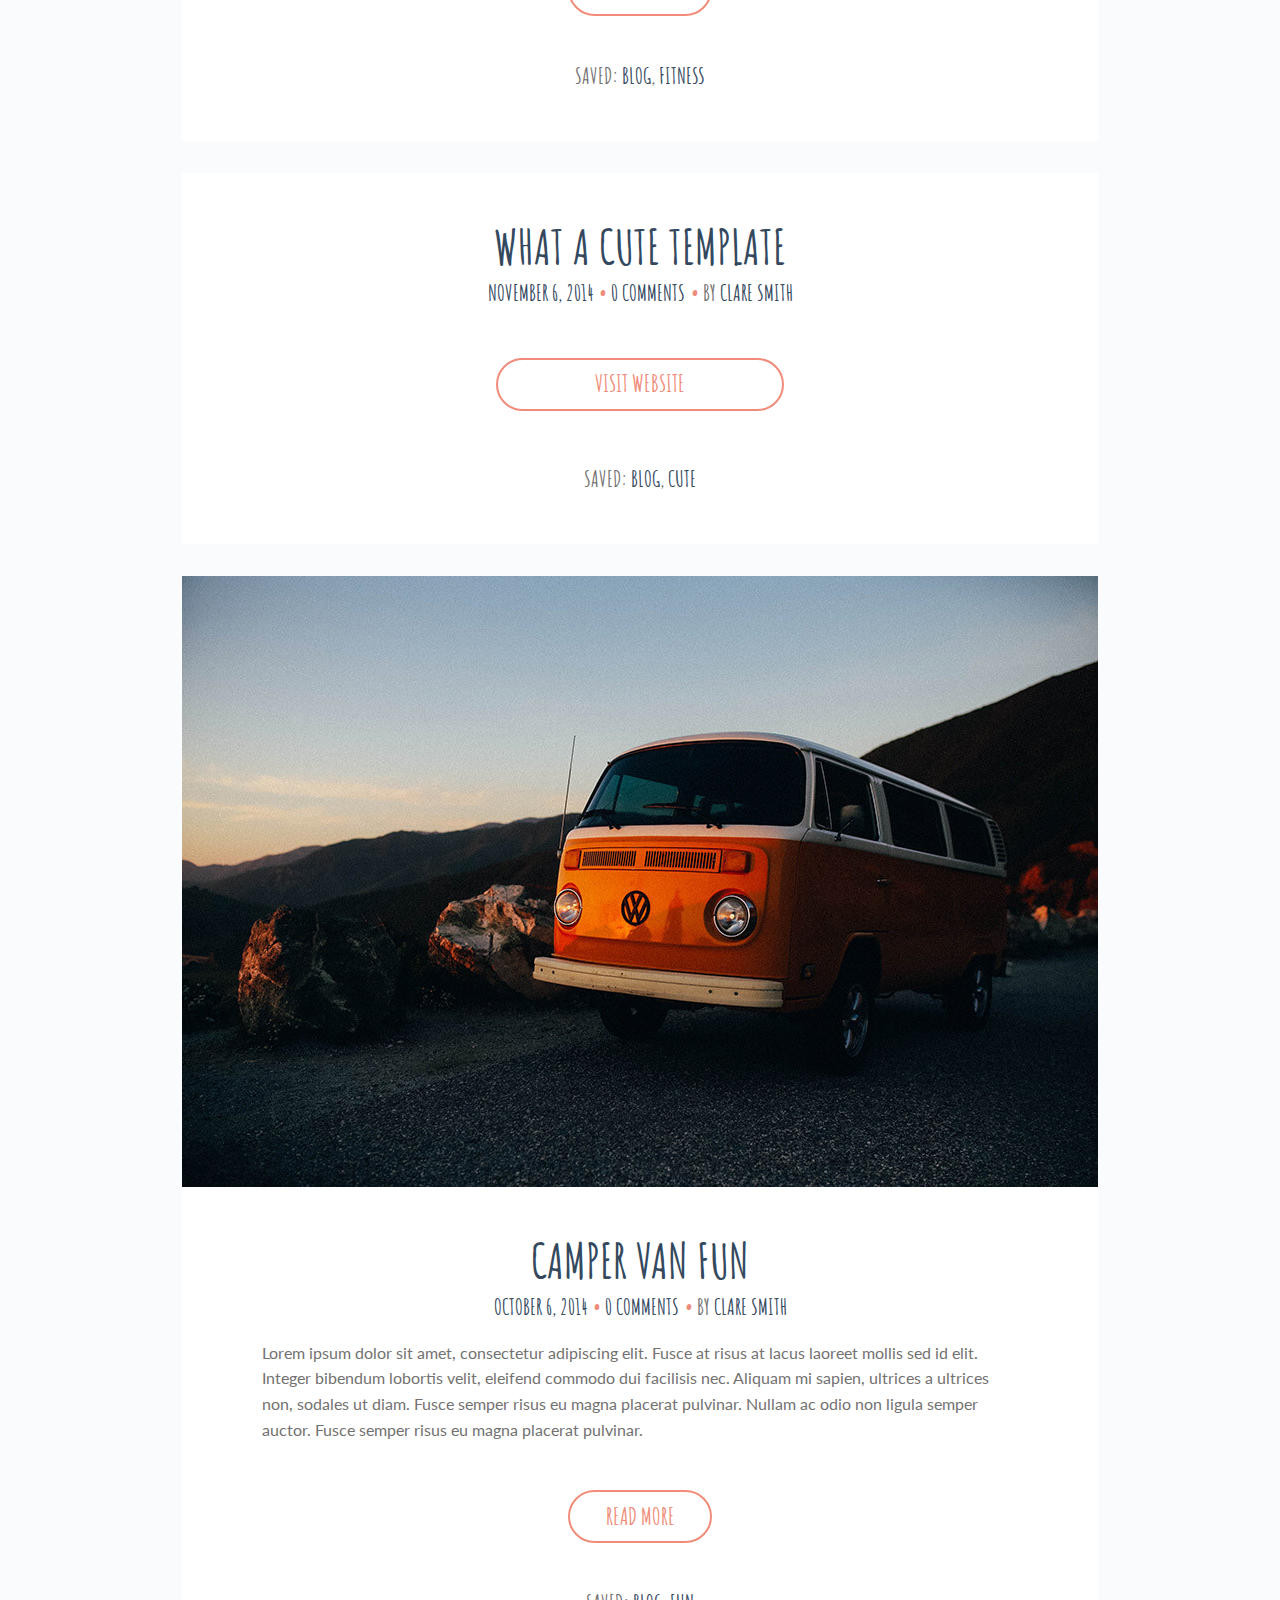
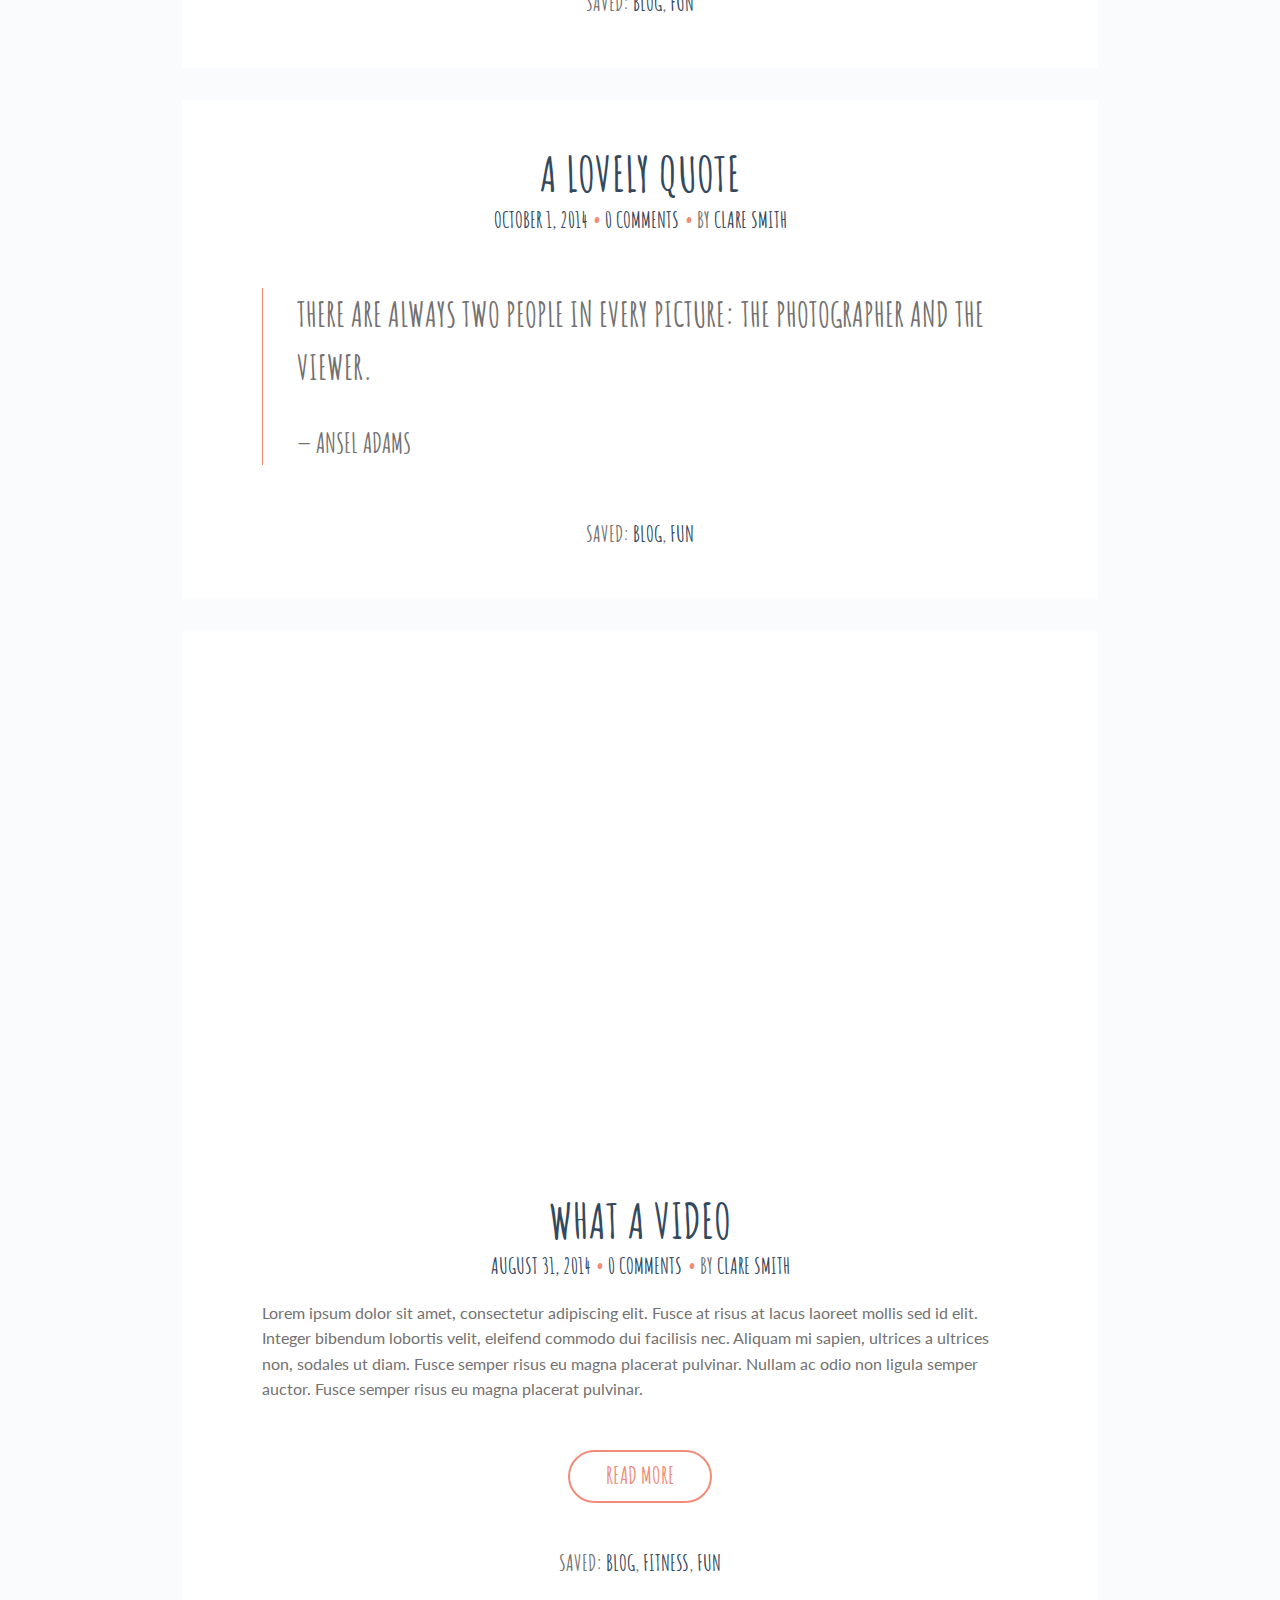
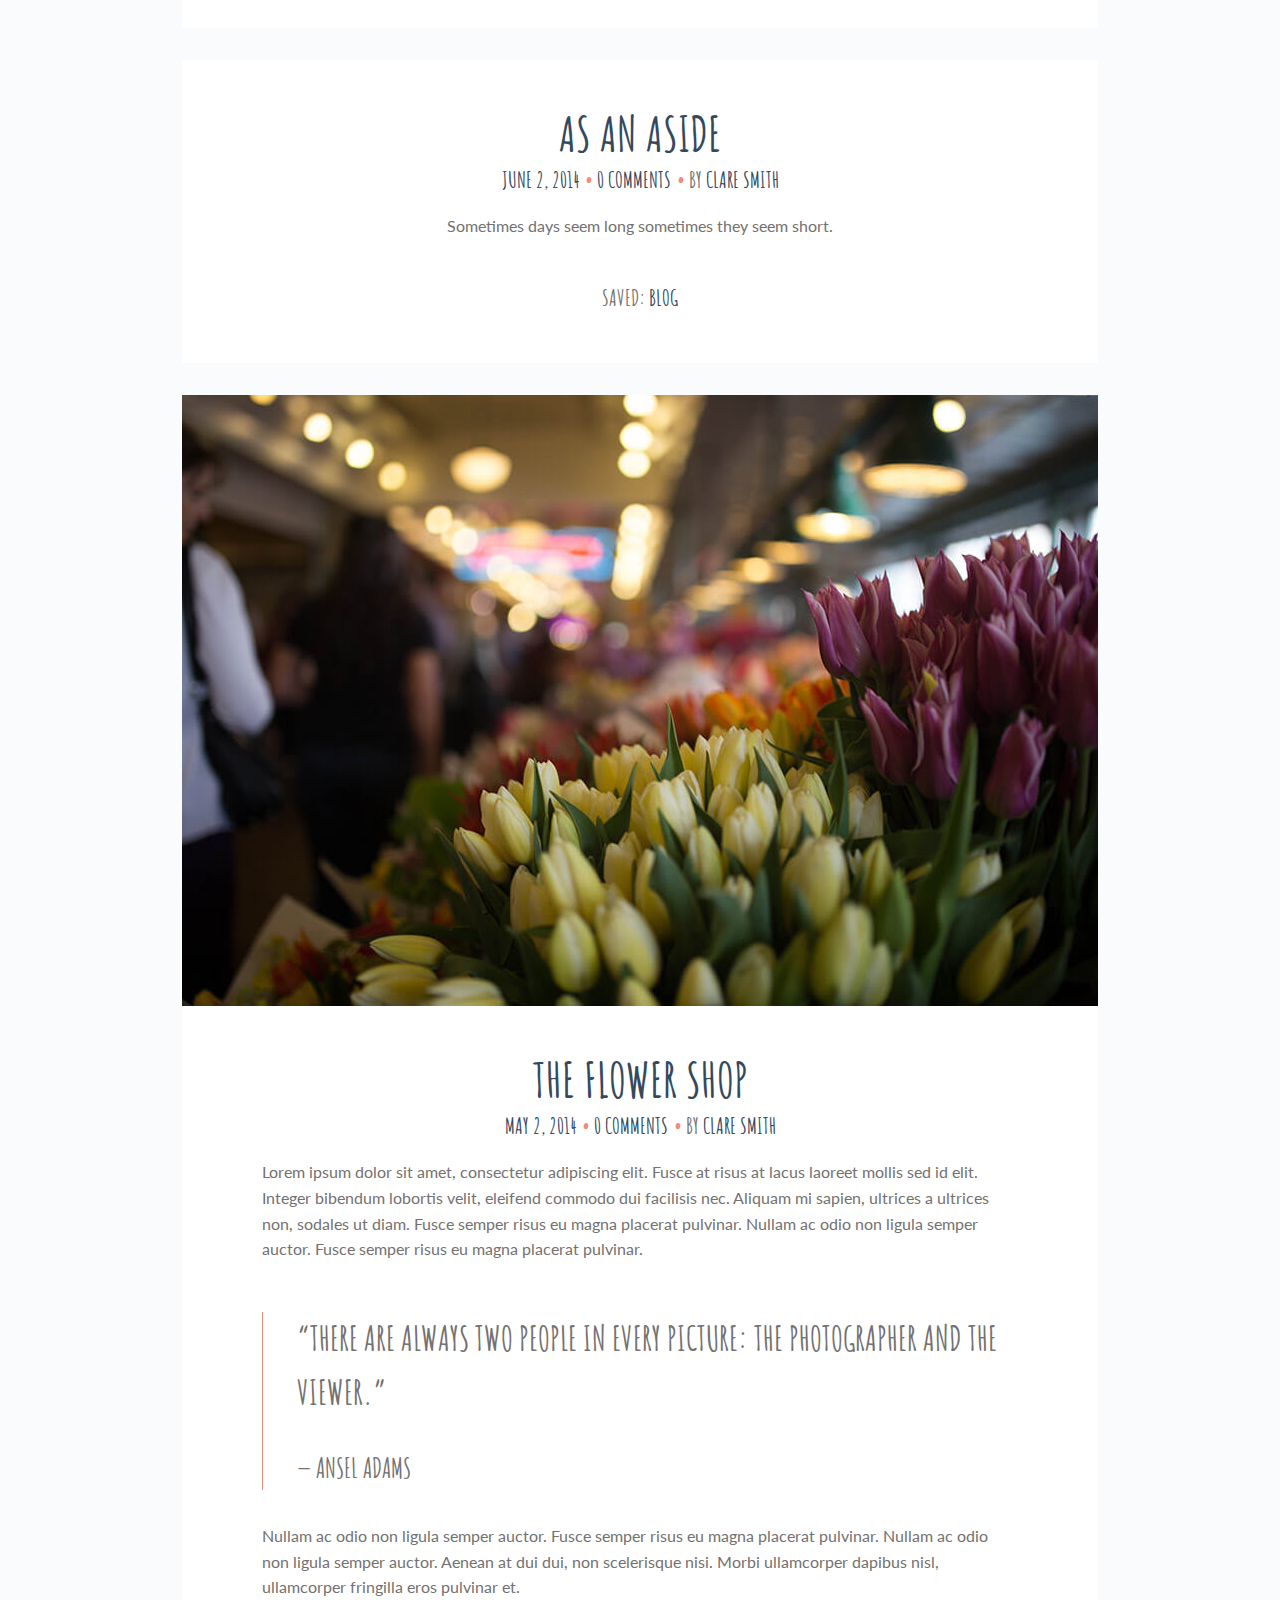
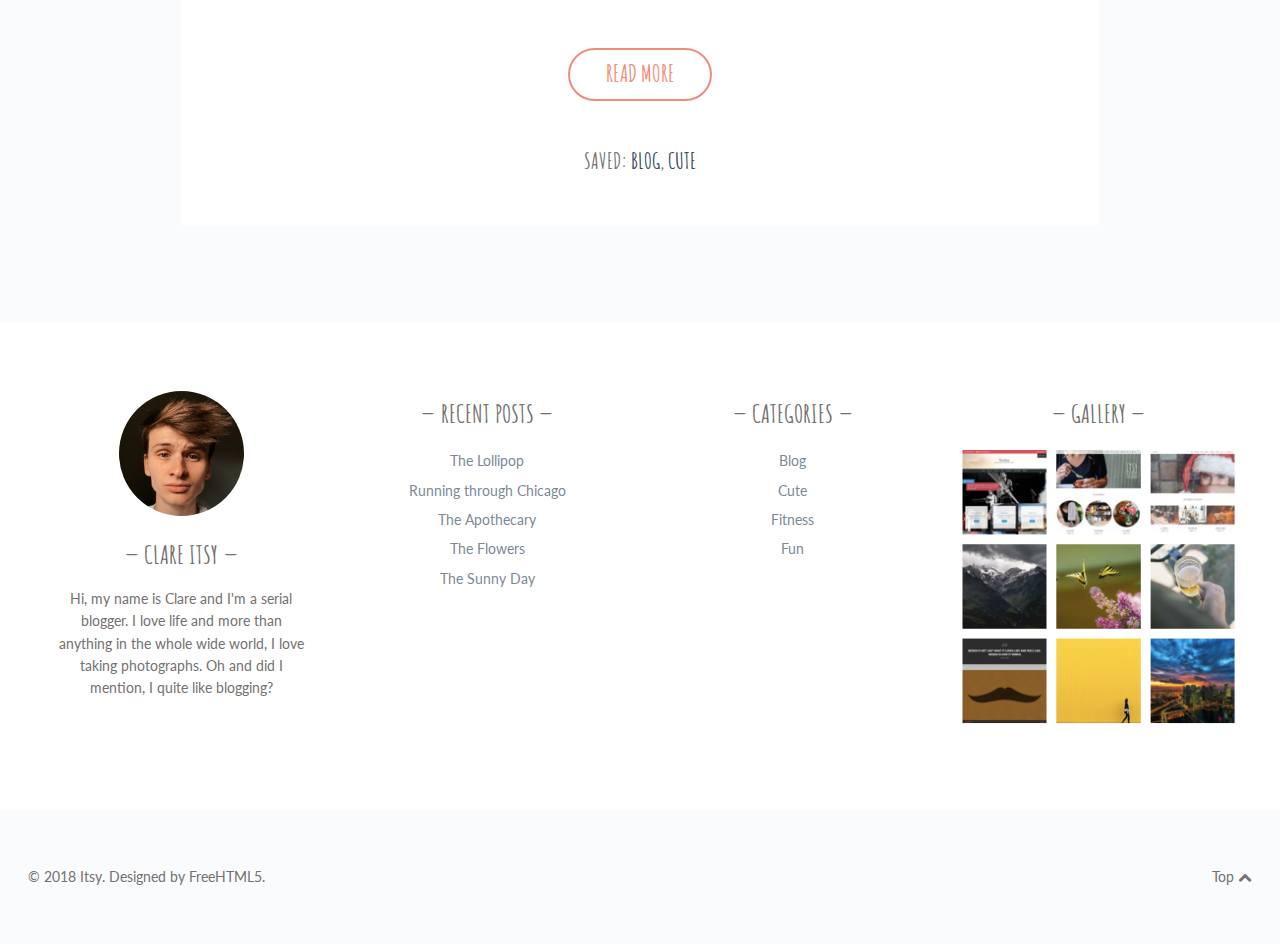
<file: blog.html>
<!doctype html>
<!--
	Itsy by FreeHTML5.co
	Twitter: https://twitter.com/fh5co
	Facebook: https://fb.com/fh5co
	URL: https://freehtml5.co
-->
<html class="home blog no-js" lang="en-US">
<head>
    <title>AIDY | Blog</title>

    <meta charset="UTF-8"/>
    <link rel="stylesheet" href="https://stackpath.bootstrapcdn.com/font-awesome/4.7.0/css/font-awesome.min.css"
          type="text/css" media="all"/>
    <link rel="stylesheet" href="https://fonts.googleapis.com/css?family=Amatic+SC%3A400%2C700%7CLato%3A400%2C700%2C400italic%2C700italic&amp;ver=4.9.8"
          type="text/css" media="screen"/>
    <link rel="stylesheet" href="style.css" type="text/css" media="screen"/>
    <link rel="stylesheet" href="print.css" type="text/css" media="print"/>
    <!--[if (lt IE 9) & (!IEMobile)]>
    <link rel="stylesheet" id="lt-ie9-css" href="ie.css" type="text/css" media="screen"/>
    <![endif]-->
    <script src='js/jquery-3.0.0.min.js'></script>
    <script src='js/jquery-migrate-3.0.1.min.js'></script>
    <!--[if lt IE 9]>
    <script src="http://html5shim.googlecode.com/svn/trunk/html5.js"></script>
    <![endif]-->
</head>
<body class="home sticky-menu sidebar-off" id="top">

<header class="header">

    <div class="header-wrap">

        <div class="logo plain logo-left">
            <div class="site-title">
                <a href="index.html" title="Go to Home">Itsy</a>
            </div>
        </div><!-- /logo -->


        <nav id="nav" role="navigation">
            <div class="table">
                <div class="table-cell">
                    <ul id="menu-menu-1">
                        <li class="menu-item">
                            <a href="index.html">Home</a></li>
                        <li class="menu-item">
                            <a href="about.html">About me</a></li>
                        <li class="menu-item">
                            <a href="#">Dropdown</a>
                            <ul class="sub-menu">
                                <li class="menu-item">
                                    <a href="#">Cute</a></li>
                                <li class="menu-item">
                                    <a href="#">Fun</a></li>
                                <li class="menu-item">
                                    <a href="#">Fitness</a>
                                </li>
                            </ul>
                        </li>
                        <li class="menu-item current-menu-item">
                            <a href="blog.html">Blog</a>
                            <ul class="sub-menu">
                                <li class="menu-item">
                                    <a href="single.html">Single</a></li>
                            </ul>
                        </li>
                        <li class="menu-item">
                            <a href="typography.html">Typography</a></li>
                        <li class="menu-item">
                            <a href="contact.html">Contact me</a></li>
                        <li class="menu-inline menu-item">
                            <a title="Twitter" href="http://twitter.com/fh5co">
                                <i class="fa fa-twitter"></i><span class="i">Twitter</span>
                            </a></li>
                        <li class="menu-inline menu-item">
                            <a title="Facebook" href="http://www.facebook.com/fh5co">
                                <i class="fa fa-facebook"></i><span class="i">Facebook</span>
                            </a></li>
                        <li class="menu-inline menu-item">
                            <a title="Flickr" href="#"><i class="fa fa-flickr"></i><span class="i">Flickr</span></a>
                        </li>
                        <li class="menu-inline menu-item">
                            <a title="Instagram" href="#">
                                <i class="fa fa-instagram"></i><span class="i">Instagram</span>
                            </a>
                        </li>
                    </ul>
                </div>
            </div>
        </nav>
        <a href="#nav" class="menu-trigger"><i class="fa fa-bars"></i></a>

        <a href="#topsearch" class="search-trigger"><i class="fa fa-search"></i></a>

    </div>

</header>


<div class="wrap full-wrap">
    <div class="main-wrap">
        <section class="main main-archive">

            <article class="post result">
                <div class="inner">
                    <h1 class="searching">Blog</h1>
                    <p>A cute little description would go in here</p>
                </div>
            </article>

            <div class="loop">


                <article class="post format-gallery post_format-post-format-gallery">


                    <a href="#"
                       title="Running through Chicago">
                        <div class="part-gallery">
                            <div class="flexslider">
                                <ul class="slides">

                                    <li><span class="post-image"><img src="images/Run-3.jpg"
                                                                      alt="Run-3"/></span></li>
                                    <li><span class="post-image"><img src="images/Run-1.jpg"
                                                                      alt="Run-1"/></span></li>
                                    <li><span class="post-image"><img src="images/Run-2.jpg"
                                                                      alt="Run-2"/></span></li>
                                </ul>
                            </div>
                        </div>

                    </a>

                    <div class="inner">

                        <h2 class="entry-title">
                            <a href="#"
                               title="Running through Chicago">
                                Running through Chicago </a>
                        </h2>
                        <ul class="meta top">
                            <li class="time">
                                <a href="#"
                                   title="Running through Chicago">
                                    <time class="post-date updated" datetime="2015-02-01">February 1, 2015</time>
                                </a></li>

                            <li class="comments post-tags">
                                <a href="#">2
                                    Comments</a></li>

                            <li class="author-m post-tags">
                                By <span class="vcard author post-author"><span class="fn"><a
                                    href="#"
                                    title="Posts by Clare Smith" rel="author">Clare Smith</a></span></span>
                            </li>

                        </ul>
                        <div class="post-content">
                            <p>Lorem ipsum dolor sit amet, consectetur adipiscing elit. Fusce at risus at lacus laoreet
                                mollis sed id elit. Integer bibendum lobortis velit, eleifend commodo dui facilisis nec.
                                Aliquam mi sapien, ultrices a ultrices non, sodales ut diam. Fusce semper risus eu magna
                                placerat pulvinar. Nullam ac odio non ligula semper auctor. Fusce semper risus eu magna
                                placerat pulvinar.</p>
                            <blockquote><p>“There are always two people in every picture: the photographer and the
                                viewer.”<cite>Ansel Adams</cite></p></blockquote>
                            <p>Nullam ac odio non ligula semper auctor. Fusce semper risus eu magna placerat pulvinar.
                                Nullam ac odio non ligula semper auctor. Aenean at dui dui, non scelerisque nisi. Morbi
                                ullamcorper dapibus nisl, ullamcorper fringilla eros pulvinar et. <a
                                        href="#"
                                        class="more-link">Read More</a></p>
                        </div>


                        <ul class="meta bottom">


                            <li class="cat post-tags">Saved: <a
                                    href="#">Blog</a>,
                                <a href="#">Fitness</a>
                            </li>


                        </ul>

                    </div>
                </article>


                <article class="post format-link has-post-thumbnail post_format-post-format-link">


                    <div class="inner">

                        <h2 class="entry-title">
                            <a href="#"
                               title="What a cute template">
                                What a cute template </a>
                        </h2>
                        <ul class="meta top">
                            <li class="time">
                                <a href="#"
                                   title="What a cute template">
                                    <time class="post-date updated" datetime="2014-11-06">November 6, 2014</time>
                                </a></li>

                            <li class="comments post-tags">
                                <a href="#">0
                                    Comments</a></li>

                            <li class="author-m post-tags">
                                By <span class="vcard author post-author"><span class="fn"><a
                                    href="#"
                                    title="Posts by Clare Smith" rel="author">Clare Smith</a></span></span>
                            </li>

                        </ul>

                        <div class="part-link">
                            <a class="more-link" href="https://freehtml5.co" title="What a cute template"
                               target="_self">Visit Website</a>
                        </div>


                        <ul class="meta bottom">

                            <li class="cat post-tags">Saved: <a
                                    href="#">Blog</a>,
                                <a href="#"
                                   rel="category tag">Cute</a></li>

                        </ul>

                    </div>
                </article>


                <article class="post format-image has-post-thumbnail post_format-post-format-image">




  		            <span class="post-image">
  			  				<a href="#" title="Camper Van Fun">
  			  				    <img width="916" height="611" src="images/Camper-1.jpg"
                                     class="attachment-desktop size-desktop" alt=""/>
                            </a>

  		            </span>


                    <div class="inner">

                        <h2 class="entry-title">
                            <a href="#"
                               title="Camper Van Fun">
                                Camper Van Fun </a>
                        </h2>
                        <ul class="meta top">
                            <li class="time">
                                <a href="#"
                                   title="Camper Van Fun">
                                    <time class="post-date updated" datetime="2014-10-06">October 6, 2014</time>
                                </a></li>

                            <li class="comments post-tags">
                                <a href="#">0
                                    Comments</a></li>

                            <li class="author-m post-tags">
                                By <span class="vcard author post-author"><span class="fn"><a
                                    href="#"
                                    title="Posts by Clare Smith" rel="author">Clare Smith</a></span></span>
                            </li>

                        </ul>
                        <div class="post-content">
                            <p>Lorem ipsum dolor sit amet, consectetur adipiscing elit. Fusce at risus at lacus laoreet
                                mollis sed id elit. Integer bibendum lobortis velit, eleifend commodo dui facilisis nec.
                                Aliquam mi sapien, ultrices a ultrices non, sodales ut diam. Fusce semper risus eu magna
                                placerat pulvinar. Nullam ac odio non ligula semper auctor. Fusce semper risus eu magna
                                placerat pulvinar. <a
                                        href="#"
                                        class="more-link">Read More</a></p>
                        </div>


                        <ul class="meta bottom">

                            <li class="cat post-tags">Saved: <a
                                    href="#">Blog</a>,
                                <a href="#">Fun</a>
                            </li>

                        </ul>
                    </div>
                </article>


                <article class="post format-quote has-post-thumbnail post_format-post-format-quote">


                    <div class="inner">

                        <h2 class="entry-title">
                            <a href="#"
                               title="A lovely Quote">
                                A lovely Quote </a>
                        </h2>
                        <ul class="meta top">
                            <li class="time">
                                <a href="#"
                                   title="A lovely Quote">
                                    <time class="post-date updated" datetime="2014-10-01">October 1, 2014</time>
                                </a></li>

                            <li class="comments post-tags">
                                <a href="#">0
                                    Comments</a></li>

                            <li class="author-m post-tags">
                                By <span class="vcard author post-author"><span class="fn"><a
                                    href="#"
                                    title="Posts by Clare Smith" rel="author">Clare Smith</a></span></span>
                            </li>

                        </ul>
                        <div class="post-content">
                            <blockquote class="content-quote">
                                <p>There are always two people in every picture: the photographer and the viewer.</p>
                                <cite>Ansel Adams</cite>
                            </blockquote>
                        </div>


                        <ul class="meta bottom">

                            <li class="cat post-tags">Saved: <a
                                    href="#">Blog</a>,
                                <a href="#">Fun</a>
                            </li>

                        </ul>

                    </div>
                </article>


                <article class="post format-video has-post-thumbnail post_format-post-format-video">


			        <span class="post-image post-video">
                        <div class="fluid-width-video-wrapper" style="padding-top: 56.25%;"><iframe
                                src="https://player.vimeo.com/video/33091687?portrait=0" frameborder="0" webkitallowfullscreen=""
                                mozallowfullscreen="" allowfullscreen=""></iframe></div>
                    </span>

                    <div class="inner">

                        <h2 class="entry-title">
                            <a href="#"
                               title="What a video">
                                What a video </a>
                        </h2>
                        <ul class="meta top">
                            <li class="time">
                                <a href="#"
                                   title="What a video">
                                    <time class="post-date updated" datetime="2014-08-31">August 31, 2014</time>
                                </a></li>

                            <li class="comments post-tags">
                                <a href="#">0
                                    Comments</a></li>

                            <li class="author-m post-tags">
                                By <span class="vcard author post-author"><span class="fn"><a
                                    href="#"
                                    title="Posts by Clare Smith" rel="author">Clare Smith</a></span></span>
                            </li>

                        </ul>
                        <div class="post-content">
                            <p>Lorem ipsum dolor sit amet, consectetur adipiscing elit. Fusce at risus at lacus laoreet
                                mollis sed id elit. Integer bibendum lobortis velit, eleifend commodo dui facilisis nec.
                                Aliquam mi sapien, ultrices a ultrices non, sodales ut diam. Fusce semper risus eu magna
                                placerat pulvinar. Nullam ac odio non ligula semper auctor. Fusce semper risus eu magna
                                placerat pulvinar. <a
                                        href="#"
                                        class="more-link">Read More</a></p>
                        </div>


                        <ul class="meta bottom">

                            <li class="cat post-tags">Saved: <a
                                    href="#">Blog</a>,
                                <a href="#">Fitness</a>,
                                <a href="#">Fun</a>
                            </li>

                        </ul>

                    </div>
                </article>


                <article class="post has-post-thumbnail">


                    <div class="inner">

                        <h2 class="entry-title">
                            <a href="#"
                               title="As an aside">
                                As an aside </a>
                        </h2>
                        <ul class="meta top">
                            <li class="time">
                                <a href="#"
                                   title="As an aside">
                                    <time class="post-date updated" datetime="2014-06-02">June 2, 2014</time>
                                </a></li>

                            <li class="comments post-tags">
                                <a href="#">0
                                    Comments</a></li>

                            <li class="author-m post-tags">
                                By <span class="vcard author post-author"><span class="fn"><a
                                    href="#"
                                    title="Posts by Clare Smith" rel="author">Clare Smith</a></span></span>
                            </li>

                        </ul>
                        <div class="post-content">
                            <p style="text-align: center">Sometimes days seem long sometimes they seem short.</p>
                        </div>


                        <ul class="meta bottom">

                            <li class="cat post-tags">Saved: <a
                                    href="#">Blog</a>
                            </li>

                        </ul>

                    </div>
                </article>

                <article class="post has-post-thumbnail">




  		            <span class="post-image">
  			  				<a href="#" title="The Flower Shop">
  			  				    <img width="916" height="611"
                                     src="images/Flower-Shop.jpg"
                                     class="attachment-desktop size-desktop" alt=""/>
                            </a>
  		            </span>


                    <div class="inner">

                        <h2 class="entry-title">
                            <a href="#"
                               title="The Flower Shop">
                                The Flower Shop </a>
                        </h2>
                        <ul class="meta top">
                            <li class="time">
                                <a href="#"
                                   title="The Flower Shop">
                                    <time class="post-date updated" datetime="2014-05-02">May 2, 2014</time>
                                </a></li>

                            <li class="comments post-tags">
                                <a href="#">0
                                    Comments</a></li>

                            <li class="author-m post-tags">
                                By <span class="vcard author post-author"><span class="fn"><a
                                    href="#"
                                    title="Posts by Clare Smith" rel="author">Clare Smith</a></span></span>
                            </li>

                        </ul>
                        <div class="post-content">
                            <p>Lorem ipsum dolor sit amet, consectetur adipiscing elit. Fusce at risus at lacus laoreet
                                mollis sed id elit. Integer bibendum lobortis velit, eleifend commodo dui facilisis nec.
                                Aliquam mi sapien, ultrices a ultrices non, sodales ut diam. Fusce semper risus eu magna
                                placerat pulvinar. Nullam ac odio non ligula semper auctor. Fusce semper risus eu magna
                                placerat pulvinar.</p>
                            <blockquote><p>“There are always two people in every picture: the photographer and the
                                viewer.”<cite>Ansel Adams</cite></p></blockquote>
                            <p>Nullam ac odio non ligula semper auctor. Fusce semper risus eu magna placerat pulvinar.
                                Nullam ac odio non ligula semper auctor. Aenean at dui dui, non scelerisque nisi. Morbi
                                ullamcorper dapibus nisl, ullamcorper fringilla eros pulvinar et. <a
                                        href="#"
                                        class="more-link">Read More</a></p>
                        </div>


                        <ul class="meta bottom">

                            <li class="cat post-tags">Saved: <a
                                    href="#">Blog</a>,
                                <a href="#"
                                   rel="category tag">Cute</a></li>

                        </ul>

                    </div>
                </article>


            </div>


        </section>


    </div><!-- /main-wrap -->


</div><!-- /wrap -->


<div class="footer-widgets widget-count-4">

    <div class="wrap">

        <div class="mt-about-you-widget">
            <div class="widget footer">

                <img class="mt-about-avatar" src="images/about-me.jpg" alt="Clare Itsy"/>


                <h4>Clare Itsy</h4>

                <div class="mt-about-bio">
                    <p>Hi, my name is Clare and I&#039;m a serial blogger. I love life and more
                    than anything in the whole wide world, I love taking photographs. Oh and did I mention, I quite like
                    blogging?</p>
                </div>


            </div>
        </div>
        <div class="widget footer"><h4>Recent Posts</h4>
            <ul>
                <li>
                    <a href="#">The Lollipop</a>
                </li>
                <li>
                    <a href="#">Running through Chicago</a>
                </li>
                <li>
                    <a href="#">The Apothecary</a>
                </li>
                <li>
                    <a href="#">The Flowers</a>
                </li>
                <li>
                    <a href="#">The Sunny Day</a>
                </li>
            </ul>
        </div>
        <div class="widget footer"><h4>Categories</h4>
            <ul>
                <li class="cat-item cat-item-6">
                    <a href="#" title="A cute little description would go in here">Blog</a>
                </li>
                <li class="cat-item cat-item-7">
                    <a href="#" title="A cute little description would go in here">Cute</a>
                </li>
                <li class="cat-item cat-item-8">
                    <a href="#">Fitness</a>
                </li>
                <li class="cat-item cat-item-9">
                    <a href="#">Fun</a>
                </li>
            </ul>
        </div>
        <div class="widget footer"><h4>Gallery</h4>
            <div class="textwidget">
                <img src="images/gallery.png" alt="">
            </div>
        </div>
    </div>

</div>


<footer class="footer">
    <div class="footer-wrap">
        <div id="footer-text">&copy; 2018 Itsy.
            Designed by <a href="https://freehtml5.co" target="_blank">FreeHTML5</a>.</div>

        <a href="#top" id="btt">Top <i class="fa fa-chevron-up"></i></a>
    </div>
</footer>

<div id="topsearch">
    <div class="table">
        <div class="table-cell">
            <form role="search" method="get" class="searchform" action="index.html">
                <div>
                    <input type="text" value="" name="s" class="s" placeholder="Type and hit enter"/>
                    <input type="submit" class="searchsubmit" value="Search"/>
                </div>
            </form>
        </div>
    </div>
    <a href="#topsearch" class="search-trigger"><i class="fa fa-times"></i></a>
</div>


<script>var ie9 = false;</script>
<!--[if lte IE 9 ]>
<script> var ie9 = true; </script>
<![endif]-->
<script src="js/global-plugins.min.js"></script>
<script src="js/main.js"></script>
</body>
</html>
</file>
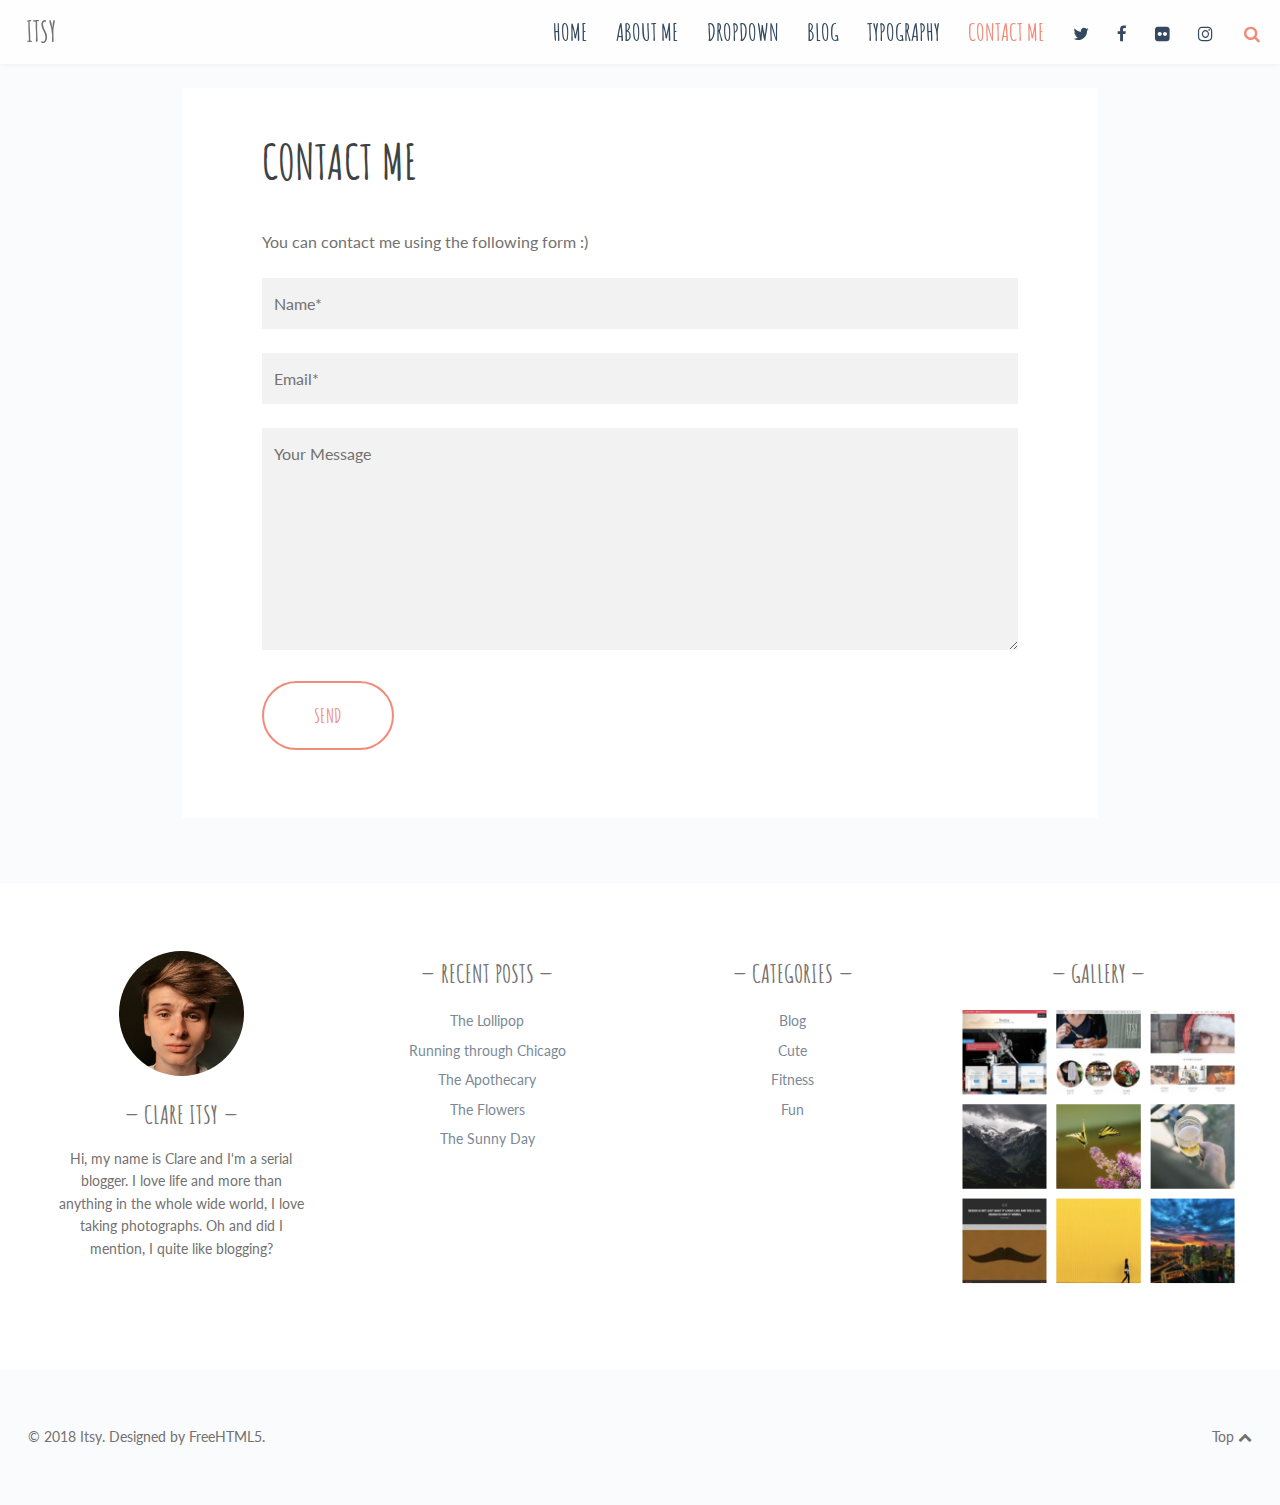
<file: contact.html>
<!doctype html>
<!--
	Itsy by FreeHTML5.co
	Twitter: https://twitter.com/fh5co
	Facebook: https://fb.com/fh5co
	URL: https://freehtml5.co
-->
<html class="home blog no-js" lang="en-US">
<head>
    <title>AIDY | Contact</title>

    <meta charset="UTF-8"/>
    <link rel="stylesheet" href="https://stackpath.bootstrapcdn.com/font-awesome/4.7.0/css/font-awesome.min.css"
          type="text/css" media="all"/>
    <link rel="stylesheet" href="https://fonts.googleapis.com/css?family=Amatic+SC%3A400%2C700%7CLato%3A400%2C700%2C400italic%2C700italic&amp;ver=4.9.8"
          type="text/css" media="screen"/>
    <link rel="stylesheet" href="style.css" type="text/css" media="screen"/>
    <link rel="stylesheet" href="print.css" type="text/css" media="print"/>
    <!--[if (lt IE 9) & (!IEMobile)]>
    <link rel="stylesheet" id="lt-ie9-css" href="ie.css" type="text/css" media="screen"/>
    <![endif]-->
    <script src='js/jquery-3.0.0.min.js'></script>
    <script src='js/jquery-migrate-3.0.1.min.js'></script>
    <!--[if lt IE 9]>
    <script src="http://html5shim.googlecode.com/svn/trunk/html5.js"></script>
    <![endif]-->
</head>
<body class="home sticky-menu sidebar-off" id="top">

<header class="header">

    <div class="header-wrap">

        <div class="logo plain logo-left">
            <div class="site-title">
                <a href="index.html" title="Go to Home">Itsy</a>
            </div>
        </div><!-- /logo -->


        <nav id="nav" role="navigation">
            <div class="table">
                <div class="table-cell">
                    <ul id="menu-menu-1" class="">
                        <li class="menu-item">
                            <a href="index.html">Home</a></li>
                        <li class="menu-item">
                            <a href="about.html">About me</a></li>
                        <li class="menu-item">
                            <a href="#">Dropdown</a>
                            <ul class="sub-menu">
                                <li class="menu-item">
                                    <a href="#">Cute</a></li>
                                <li class="menu-item">
                                    <a href="#">Fun</a></li>
                                <li class="menu-item">
                                    <a href="#">Fitness</a>
                                </li>
                            </ul>
                        </li>
                        <li class="menu-item">
                            <a href="blog.html">Blog</a>
                            <ul class="sub-menu">
                                <li class="menu-item">
                                    <a href="single.html">Single</a></li>
                            </ul>
                        </li>
                        <li class="menu-item">
                            <a href="typography.html">Typography</a></li>
                        <li class="menu-item current-menu-item">
                            <a href="contact.html">Contact me</a></li>
                        <li class="menu-inline menu-item">
                            <a title="Twitter" href="http://twitter.com/fh5co">
                                <i class="fa fa-twitter"></i><span class="i">Twitter</span>
                            </a></li>
                        <li class="menu-inline menu-item">
                            <a title="Facebook" href="http://www.facebook.com/fh5co">
                                <i class="fa fa-facebook"></i><span class="i">Facebook</span>
                            </a></li>
                        <li class="menu-inline menu-item">
                            <a title="Flickr" href="#"><i class="fa fa-flickr"></i><span class="i">Flickr</span></a>
                        </li>
                        <li class="menu-inline menu-item">
                            <a title="Instagram" href="#">
                                <i class="fa fa-instagram"></i><span class="i">Instagram</span>
                            </a>
                        </li>
                    </ul>
                </div>
            </div>
        </nav>
        <a href="#nav" class="menu-trigger"><i class="fa fa-bars"></i></a>

        <a href="#topsearch" class="search-trigger"><i class="fa fa-search"></i></a>

    </div>

</header>


<div class="wrap full-wrap">
    <div class="main-wrap">

        <section class="main">
            <article class="post page">

                <div class="inner">
                    <h1>Contact me</h1>
                    <div class="post-content">
                        <p>You can contact me using the following form :)</p>
                        <form id="fh5co_contact_form">
                            <p>
                                <input type="text" name="name" value="" size="40" placeholder="Name*">
                            </p>
                            <p>
                                <input type="email" name="email" value="" size="40" placeholder="Email*">
                            </p>
                            <p>
                                <textarea name="message" cols="40" rows="10" placeholder="Your Message"></textarea>
                            </p>
                            <p class="form-submit"><input type="submit" value="Send"></p>
                        </form>
                    </div>
                </div>

            </article>
            <div class="border"></div>

        </section>
    </div><!-- /main-wrap -->
</div><!-- /wrap -->


<div class="footer-widgets widget-count-4">

    <div class="wrap">

        <div class="mt-about-you-widget">
            <div class="widget footer">

                <img class="mt-about-avatar" src="images/about-me.jpg" alt="Clare Itsy"/>


                <h4>Clare Itsy</h4>

                <div class="mt-about-bio">
                    <p>Hi, my name is Clare and I&#039;m a serial blogger. I love life and more
                    than anything in the whole wide world, I love taking photographs. Oh and did I mention, I quite like
                    blogging?</p>
                </div>


            </div>
        </div>
        <div class="widget footer"><h4>Recent Posts</h4>
            <ul>
                <li>
                    <a href="#">The Lollipop</a>
                </li>
                <li>
                    <a href="#">Running through Chicago</a>
                </li>
                <li>
                    <a href="#">The Apothecary</a>
                </li>
                <li>
                    <a href="#">The Flowers</a>
                </li>
                <li>
                    <a href="#">The Sunny Day</a>
                </li>
            </ul>
        </div>
        <div class="widget footer"><h4>Categories</h4>
            <ul>
                <li class="cat-item cat-item-6">
                    <a href="#" title="A cute little description would go in here">Blog</a>
                </li>
                <li class="cat-item cat-item-7">
                    <a href="#" title="A cute little description would go in here">Cute</a>
                </li>
                <li class="cat-item cat-item-8">
                    <a href="#">Fitness</a>
                </li>
                <li class="cat-item cat-item-9">
                    <a href="#">Fun</a>
                </li>
            </ul>
        </div>
        <div class="widget footer"><h4>Gallery</h4>
            <div class="textwidget">
                <img src="images/gallery.png" alt="">
            </div>
        </div>
    </div>

</div>


<footer class="footer">
    <div class="footer-wrap">
        <div id="footer-text">&copy; 2018 Itsy.
            Designed by <a href="https://freehtml5.co" target="_blank">FreeHTML5</a>.</div>

        <a href="#top" id="btt">Top <i class="fa fa-chevron-up"></i></a>
    </div>
</footer>

<div id="topsearch">
    <div class="table">
        <div class="table-cell">
            <form role="search" method="get" class="searchform" action="index.html">
                <div>
                    <input type="text" value="" name="s" class="s" placeholder="Type and hit enter"/>
                    <input type="submit" class="searchsubmit" value="Search"/>
                </div>
            </form>
        </div>
    </div>
    <a href="#topsearch" class="search-trigger"><i class="fa fa-times"></i></a>
</div>


<script>var ie9 = false;</script>
<!--[if lte IE 9 ]>
<script> var ie9 = true; </script>
<![endif]-->
<script src="js/global-plugins.min.js"></script>
<script src="js/main.js"></script>
</body>
</html>
</file>
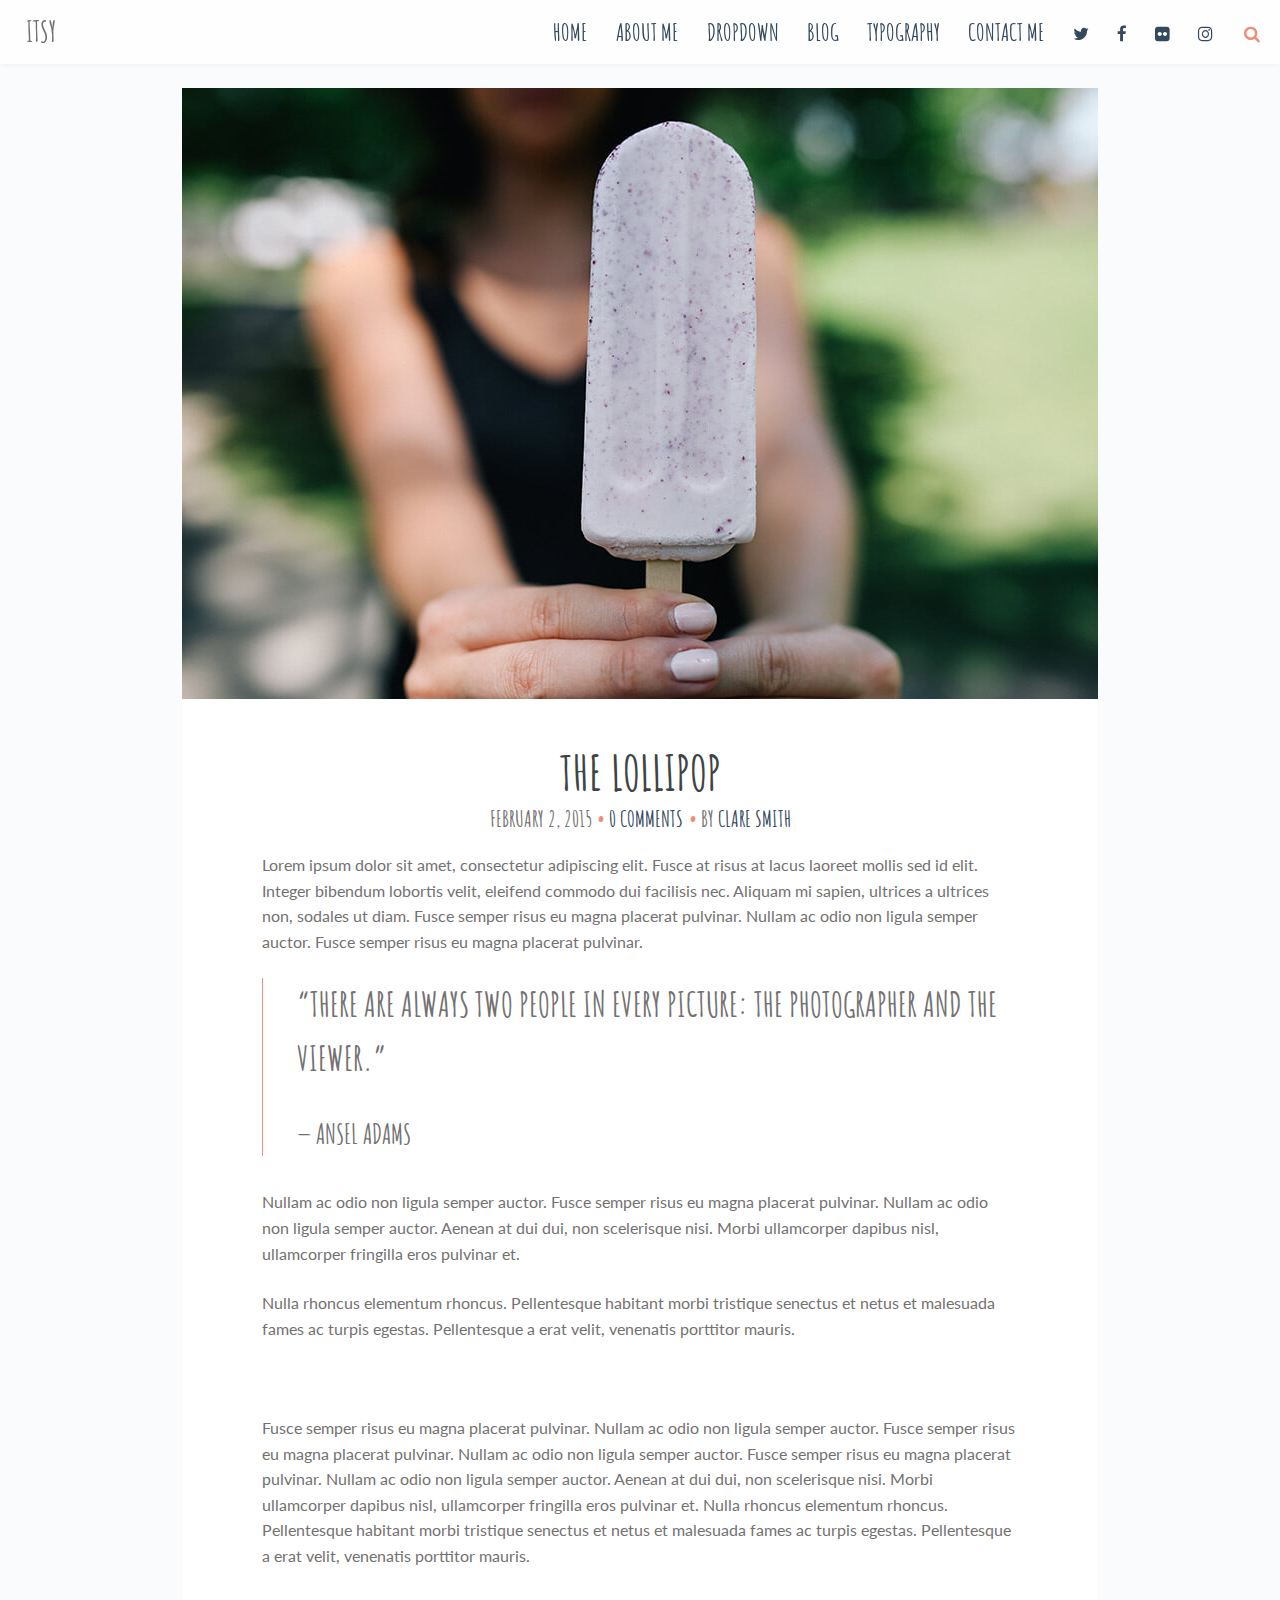
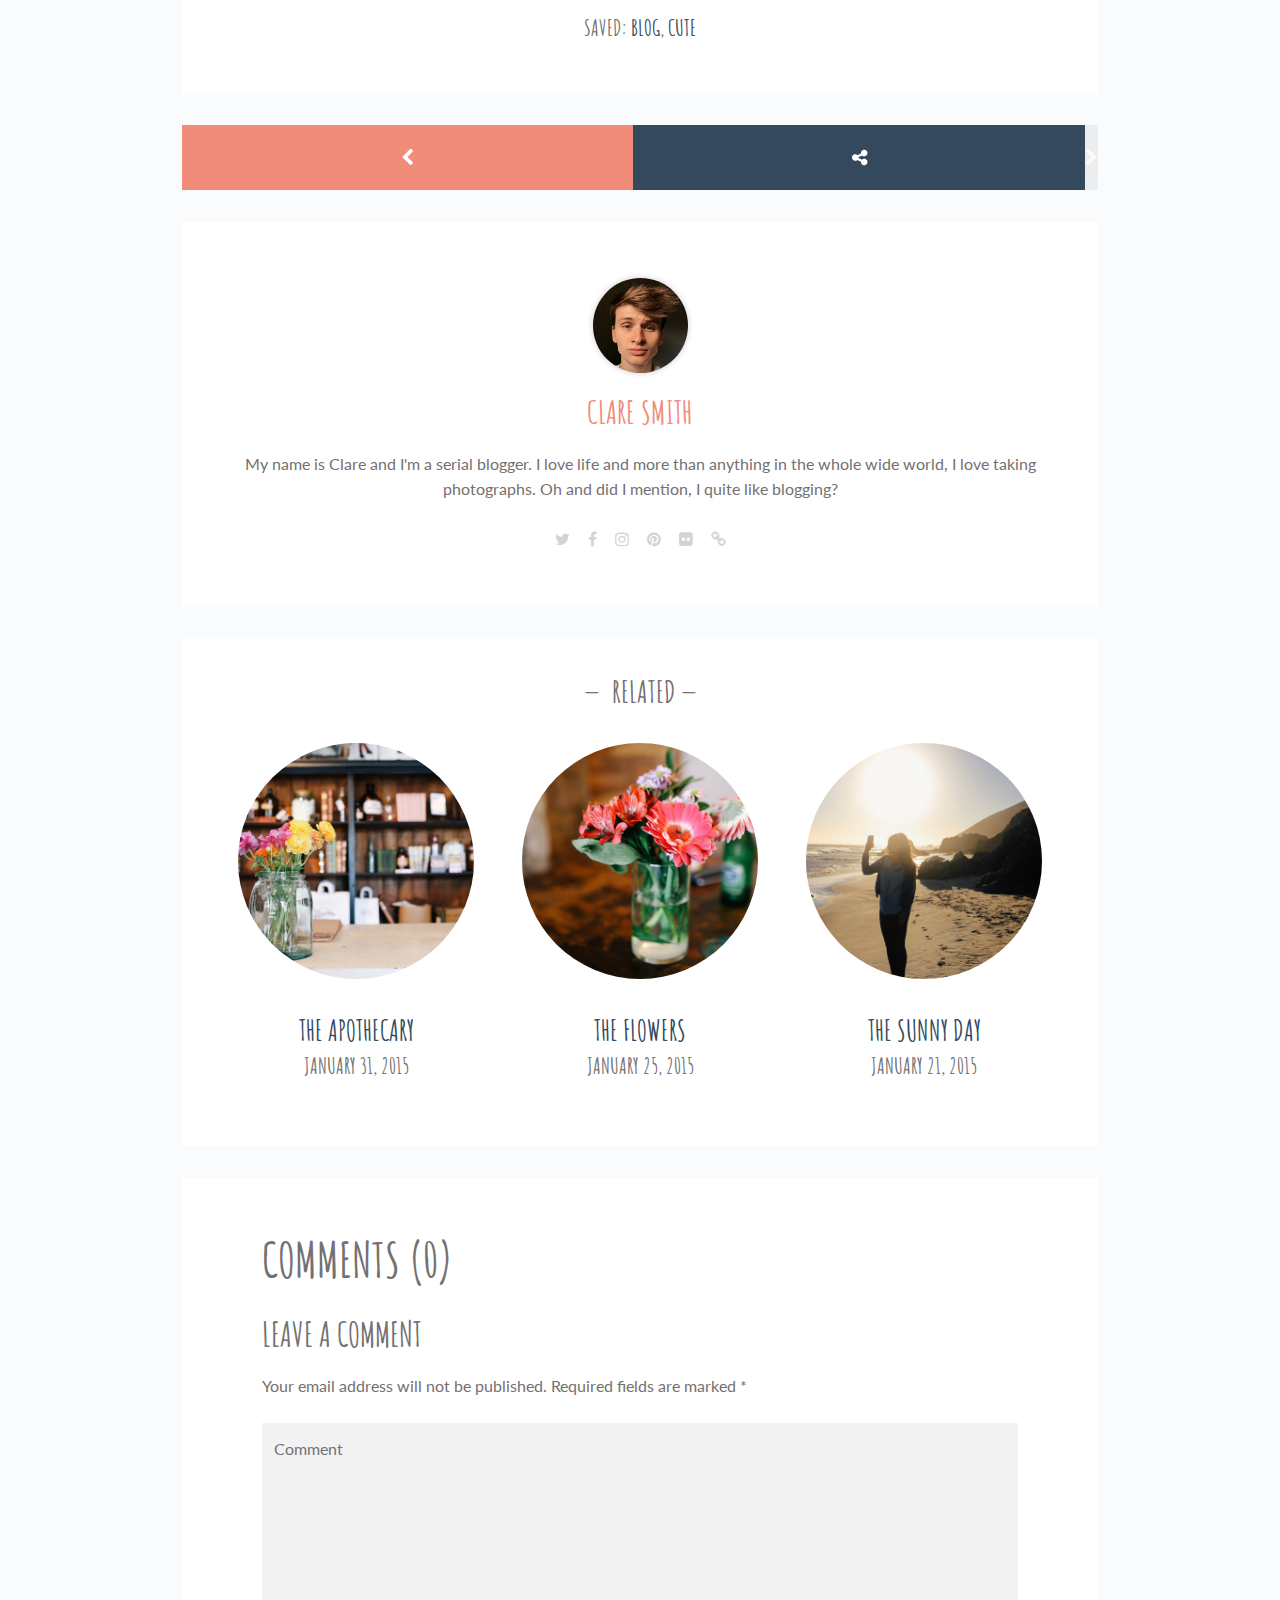
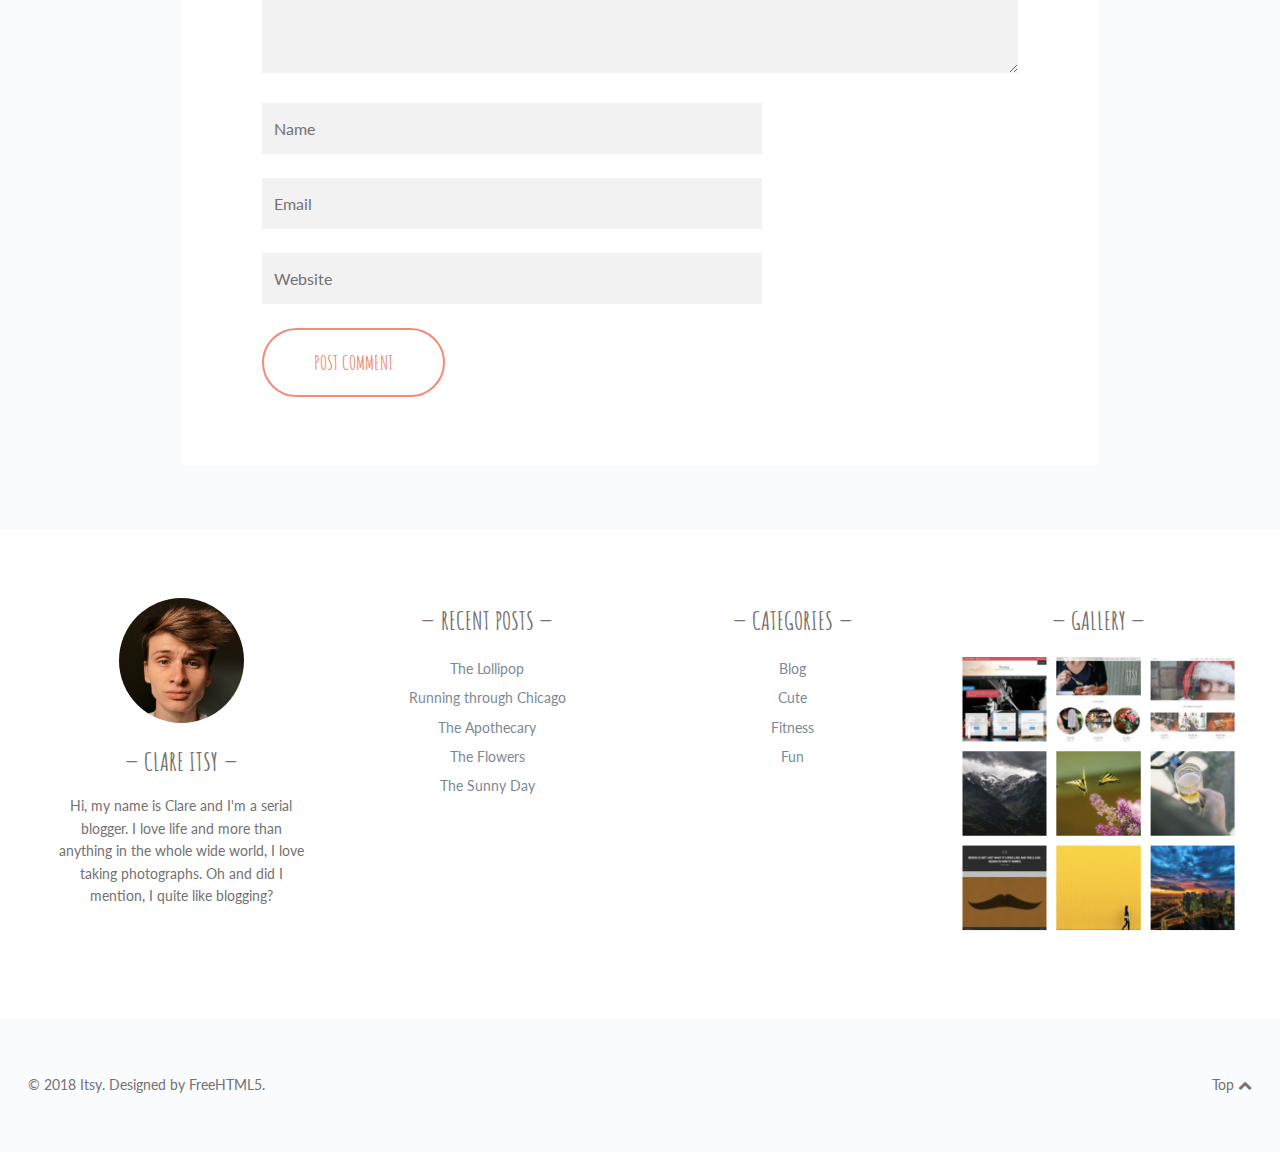
<file: single.html>
<!doctype html>
<!--
	Itsy by FreeHTML5.co
	Twitter: https://twitter.com/fh5co
	Facebook: https://fb.com/fh5co
	URL: https://freehtml5.co
-->
<html class="home blog no-js" lang="en-US">
<head>
    <title>Blog Post 1</title>

    <meta charset="UTF-8"/>
    <link rel="stylesheet" href="https://stackpath.bootstrapcdn.com/font-awesome/4.7.0/css/font-awesome.min.css"
          type="text/css" media="all"/>
    <link rel="stylesheet" href="https://fonts.googleapis.com/css?family=Amatic+SC%3A400%2C700%7CLato%3A400%2C700%2C400italic%2C700italic&amp;ver=4.9.8"
          type="text/css" media="screen"/>
    <link rel="stylesheet" href="style.css" type="text/css" media="screen"/>
    <link rel="stylesheet" href="print.css" type="text/css" media="print"/>
    <!--[if (lt IE 9) & (!IEMobile)]>
    <link rel="stylesheet" id="lt-ie9-css" href="ie.css" type="text/css" media="screen"/>
    <![endif]-->
    <script src='js/jquery-3.0.0.min.js'></script>
    <script src='js/jquery-migrate-3.0.1.min.js'></script>
    <!--[if lt IE 9]>
    <script src="http://html5shim.googlecode.com/svn/trunk/html5.js"></script>
    <![endif]-->
</head>
<body class="home sticky-menu sidebar-off" id="top">

<header class="header">

    <div class="header-wrap">

        <div class="logo plain logo-left">
            <div class="site-title">
                <a href="index.html" title="Go to Home">Itsy</a>
            </div>
        </div><!-- /logo -->


        <nav id="nav" role="navigation">
            <div class="table">
                <div class="table-cell">
                    <ul id="menu-menu-1">
                        <li class="menu-item">
                            <a href="index.html">Home</a></li>
                        <li class="menu-item">
                            <a href="about.html">About me</a></li>
                        <li class="menu-item">
                            <a href="#">Dropdown</a>
                            <ul class="sub-menu">
                                <li class="menu-item">
                                    <a href="#">Cute</a></li>
                                <li class="menu-item">
                                    <a href="#">Fun</a></li>
                                <li class="menu-item">
                                    <a href="#">Fitness</a>
                                </li>
                            </ul>
                        </li>
                        <li class="menu-item">
                            <a href="blog.html">Blog</a>
                            <ul class="sub-menu">
                                <li class="menu-item">
                                    <a href="single.html">Single</a></li>
                            </ul>
                        </li>
                        <li class="menu-item">
                            <a href="typography.html">Typography</a></li>
                        <li class="menu-item">
                            <a href="contact.html">Contact me</a></li>
                        <li class="menu-inline menu-item">
                            <a title="Twitter" href="http://twitter.com/fh5co">
                                <i class="fa fa-twitter"></i><span class="i">Twitter</span>
                            </a></li>
                        <li class="menu-inline menu-item">
                            <a title="Facebook" href="http://www.facebook.com/fh5co">
                                <i class="fa fa-facebook"></i><span class="i">Facebook</span>
                            </a></li>
                        <li class="menu-inline menu-item">
                            <a title="Flickr" href="#"><i class="fa fa-flickr"></i><span class="i">Flickr</span></a>
                        </li>
                        <li class="menu-inline menu-item">
                            <a title="Instagram" href="#">
                                <i class="fa fa-instagram"></i><span class="i">Instagram</span>
                            </a>
                        </li>
                    </ul>
                </div>
            </div>
        </nav>
        <a href="#nav" class="menu-trigger"><i class="fa fa-bars"></i></a>

        <a href="#topsearch" class="search-trigger"><i class="fa fa-search"></i></a>

    </div>

</header>


<div class="wrap full-wrap">
    <div class="main-wrap">
        <section class="main">


            <article class="post has-post-thumbnail">

  		        <span class="post-image">
                    <img width="916" height="611" src="images/Lollipop.jpg" alt="">
  		        </span>


                <div class="inner">

                    <h1 class="entry-title">The Lollipop</h1>
                    <ul class="meta top">
                        <li class="time">
                            <time class="post-date updated" datetime="2015-02-02">February 2, 2015 </time>
                        </li>

                        <li class="comments">
                            <a href="single.html#respond">0 Comments</a>
                        </li>

                        <li class="author-m">
                            By <span class="vcard author"><span class="fn"><a href="blog.html" title="Posts by Clare Smith" rel="author">Clare Smith</a></span></span>
                        </li>

                    </ul>
                    <div class="post-content">
                        <p>Lorem ipsum dolor sit amet, consectetur adipiscing elit. Fusce at risus at lacus laoreet mollis sed id elit. Integer bibendum lobortis velit, eleifend commodo dui facilisis nec. Aliquam mi sapien, ultrices a ultrices non, sodales ut diam. Fusce semper risus eu magna placerat pulvinar. Nullam ac odio non ligula semper auctor. Fusce semper risus eu magna placerat pulvinar.</p>
                        <blockquote><p>“There are always two people in every picture: the photographer and the viewer.”<cite>Ansel Adams</cite></p></blockquote>
                        <p>Nullam ac odio non ligula semper auctor. Fusce semper risus eu magna placerat pulvinar. Nullam ac odio non ligula semper auctor. Aenean at dui dui, non scelerisque nisi. Morbi ullamcorper dapibus nisl, ullamcorper fringilla eros pulvinar et.</p>
                        <p>Nulla rhoncus elementum rhoncus. Pellentesque habitant morbi tristique senectus et netus et malesuada fames ac turpis egestas. Pellentesque a erat velit, venenatis porttitor mauris.</p>
                        <p>&nbsp;</p>
                        <p>Fusce semper risus eu magna placerat pulvinar. Nullam ac odio non ligula semper auctor. Fusce semper risus eu magna placerat pulvinar. Nullam ac odio non ligula semper auctor. Fusce semper risus eu magna placerat pulvinar. Nullam ac odio non ligula semper auctor. Aenean at dui dui, non scelerisque nisi. Morbi ullamcorper dapibus nisl, ullamcorper fringilla eros pulvinar et. Nulla rhoncus elementum rhoncus. Pellentesque habitant morbi tristique senectus et netus et malesuada fames ac turpis egestas. Pellentesque a erat velit, venenatis porttitor mauris.</p>
                    </div>


                    <ul class="meta bottom">
                        <li class="cat">Saved:  <a href="#">Blog</a>, <a href="#">Cute</a></li>
                    </ul>

                </div>
            </article>

            <nav class="pagination">
                <ul>
                    <li class="older-posts">
                        <span><a href="#" rel="prev"><i class="fa fa-chevron-left"></i> <span class="i">Prev</span></a></span>
                    </li>
                    <li class="share-link">
                        <a href="#share"><i class="fa fa-share-alt"></i><span class="i">Share</span></a>
                    </li>
                    <li class="newer-posts">
                        <span class="inactive"><span class="i">Next</span> <i class="fa fa-chevron-right"></i></span>
                    </li>

                </ul>
            </nav>





            <aside class="author-wrap">
                <span class="author-avatar"><img alt="" src="images/about-me.jpg" class="avatar avatar-200 photo" height="200" width="200"></span>
                <div class="author-bio">
                    <h4><a href="blog.html">Clare Smith</a></h4>
                    <p>My name is Clare and I'm a serial blogger. I love life and more than anything in the whole wide world, I love taking photographs. Oh and did I mention, I quite like blogging?</p>
                    <div class="author-socials-wrap">

                        <a class="author-socials" href="http://twitter.com/fh5co" target="_blank"><i class="fa fa-twitter"></i><span>Twitter</span></a>
                        <a class="author-socials" href="http://facebook.com/fh5co" target="_blank"><i class="fa fa-facebook"></i><span>Facebook</span></a>
                        <a class="author-socials" href="#" target="_blank"><i class="fa fa-instagram"></i><span>Instagram</span></a>
                        <a class="author-socials" href="#" target="_blank"><i class="fa fa-pinterest"></i><span>Pinterest</span></a>
                        <a class="author-socials" href="#" target="_blank"><i class="fa fa-flickr"></i><span>Flickr</span></a>
                        <a class="author-socials" href="https://freehtml5.co" target="_blank"><i class="fa fa-link"></i><span>Website</span></a>

                    </div>
                </div>

            </aside>




            <div class="related-posts">

                <h5>Related</h5>

                <div class="posts">

                    <aside class="related post has-post-thumbnail">

  		                <span class="post-image">
                            <a href="#" title="The Apothecary">
                                <img width="468" height="468" src="images/Apothecary.jpg" alt=""></a>
                        </span>


                        <div class="inner">

                            <h6 class="entry-title">

                                <a href="#" title="The Apothecary">

                                    The Apothecary
                                </a>
                                <ul class="meta top">
                                    <li class="time">
                                        <time class="post-date updated" datetime="2015-01-31">January 31, 2015</time>
                                    </li>
                                </ul>

                            </h6>

                        </div>
                    </aside>


                    <aside class="related post has-post-thumbnail">

                        <span class="post-image">
                            <a href="#" title="The Flowers">
                                <img width="468" height="468" src="images/Flowers.jpg" alt="" ></a>
                        </span>


                        <div class="inner">

                            <h6 class="entry-title">

                                <a href="#" title="The Flowers">The Flowers</a>
                                <ul class="meta top">
                                    <li class="time">
                                        <time class="post-date updated" datetime="2015-01-25">January 25, 2015</time>
                                    </li>
                                </ul>

                            </h6>

                        </div>
                    </aside>

                    <aside class="related post has-post-thumbnail">

                        <span class="post-image">
                            <a href="#" title="The Sunny Day">
                                <img width="468" height="468" src="images/Sun.jpg" alt="">
                            </a>
                        </span>


                        <div class="inner">

                            <h6 class="post-title entry-title">

                                <a href="#" title="The Sunny Day">The Sunny Day</a>
                                <ul class="meta top">
                                    <li class="time">
                                        <time class="post-date updated" datetime="2015-01-21">January 21, 2015</time>
                                    </li>
                                </ul>

                            </h6>

                        </div>
                    </aside>


                </div></div>



            <div class="comments-wrapper">

                <div id="comments" class="inner">

                    <div class="comments-inner"><h3 id="respond-title">Comments (0)</h3></div>

                    <aside class="comments">
                    </aside>

                    <div id="respond" class="comment-respond">
                        <h3 id="reply-title" class="comment-reply-title">Leave a comment <small><a rel="nofollow" id="cancel-comment-reply-link" href="#respond" style="display:none;">Cancel reply</a></small></h3>
                        <form>
                            <p>Your email address will not be published. Required fields are marked <span class="required">*</span></p>
                            <p><label for="comment">Comment</label><textarea id="comment" name="comment" cols="45" rows="8" aria-required="true" placeholder="Comment"></textarea></p><p class="comment-form-author"><label class="hidden" for="author">Name</label> <span class="required hidden">*</span><input id="author" name="author" type="text" value="" size="30" aria-required="true" placeholder="Name"></p>
                            <p><label for="email">Email</label> <span class="required ">*</span><input id="email" name="email" type="text" value="" size="30" aria-required="true" placeholder="Email"></p>
                            <p><label for="url">Website</label><input id="url" name="url" type="text" value="" size="30" placeholder="Website"></p>
                            <p class="form-submit"><input name="submit" type="submit" id="submit" class="submit" value="Post Comment"></p>
                        </form>
                    </div><!-- #respond -->

                </div>

            </div>


        </section>


    </div><!-- /main-wrap -->


</div><!-- /wrap -->


<div class="footer-widgets widget-count-4">

    <div class="wrap">

        <div class="mt-about-you-widget">
            <div class="widget footer">

                <img class="mt-about-avatar" src="images/about-me.jpg" alt="Clare Itsy"/>


                <h4>Clare Itsy</h4>

                <div class="mt-about-bio">
                    <p>Hi, my name is Clare and I&#039;m a serial blogger. I love life and more
                    than anything in the whole wide world, I love taking photographs. Oh and did I mention, I quite like
                    blogging?</p>
                </div>


            </div>
        </div>
        <div class="widget footer"><h4>Recent Posts</h4>
            <ul>
                <li>
                    <a href="#">The Lollipop</a>
                </li>
                <li>
                    <a href="#">Running through Chicago</a>
                </li>
                <li>
                    <a href="#">The Apothecary</a>
                </li>
                <li>
                    <a href="#">The Flowers</a>
                </li>
                <li>
                    <a href="#">The Sunny Day</a>
                </li>
            </ul>
        </div>
        <div class="widget footer"><h4>Categories</h4>
            <ul>
                <li class="cat-item cat-item-6">
                    <a href="#" title="A cute little description would go in here">Blog</a>
                </li>
                <li class="cat-item cat-item-7">
                    <a href="#" title="A cute little description would go in here">Cute</a>
                </li>
                <li class="cat-item cat-item-8">
                    <a href="#">Fitness</a>
                </li>
                <li class="cat-item cat-item-9">
                    <a href="#">Fun</a>
                </li>
            </ul>
        </div>
        <div class="widget footer"><h4>Gallery</h4>
            <div class="textwidget">
                <img src="images/gallery.png" alt="">
            </div>
        </div>
    </div>

</div>


<footer class="footer">
    <div class="footer-wrap">
        <div id="footer-text">&copy; 2018 Itsy.
            Designed by <a href="https://freehtml5.co" target="_blank">FreeHTML5</a>.</div>

        <a href="#top" id="btt">Top <i class="fa fa-chevron-up"></i></a>
    </div>
</footer>

<div class="share-overlay">

    <div class="share-inner">

        <span class="share-label">Share: </span>

        <ul class="meta sharer" id="share">
            <li class="share-on">
                <a target="blank" title="The+Lollipop"
                   href="https://twitter.com/share?text=The+Lollipop%20-%20&amp;url=https://freehtml5.co&amp;via=fh5co"
                   onclick="window.open('https://twitter.com/share?text=The+Lollipop%20-%20&amp;url=https://freehtml5.co','twitter','width=450,height=300,left='+(screen.availWidth/2-375)+',top='+(screen.availHeight/2-150)+'');return false;"
                   class="twitter">
                    <i class="fa fa-twitter"></i><span>Twitter</span>
                </a>
            </li>
            <li class="share-on">
                <a href="http://pinterest.com/pin/create/button/?url=https://freehtml5.co&amp;description=FreeHTML5"
                   target="_blank" class=" pinterest offblack">
                    <i class="fa fa-pinterest"></i><span>Pinterest</span>
                </a>
            </li>
            <li class="share-on">
                <a target="blank" title="The+Lollipop"
                   href="http://www.facebook.com/share.php?u=https://freehtml5.co"
                   onclick="window.open('http://www.facebook.com/share.php?u=https://freehtml5.co','facebook','width=450,height=300,left='+(screen.availWidth/2-375)+',top='+(screen.availHeight/2-150)+'');return false;"
                   class=" facebook ">
                    <i class="fa fa-facebook"></i><span>Facebook</span>
                </a>
            </li>

            <li class="share-on">
                <a onclick="window.open('https://plus.google.com/share?url=https://freehtml5.co','gplusshare','width=450,height=300,left='+(screen.availWidth/2-375)+',top='+(screen.availHeight/2-150)+'');return false;"
                   href="https://plus.google.com/share?urlhttps://freehtml5.co"
                   class=" googleplus offblack">
                    <i class="fa fa-google-plus"></i><span>Google+</span>
                </a>
            </li>
        </ul>
    </div>
</div>

<div id="topsearch">
    <div class="table">
        <div class="table-cell">
            <form role="search" method="get" class="searchform" action="index.html">
                <div>
                    <input type="text" value="" name="s" class="s" placeholder="Type and hit enter"/>
                    <input type="submit" class="searchsubmit" value="Search"/>
                </div>
            </form>
        </div>
    </div>
    <a href="#topsearch" class="search-trigger"><i class="fa fa-times"></i></a>
</div>


<script>var ie9 = false;</script>
<!--[if lte IE 9 ]>
<script> var ie9 = true; </script>
<![endif]-->
<script src="js/global-plugins.min.js"></script>
<script src="js/main.js"></script>
</body>
</html>
</file>
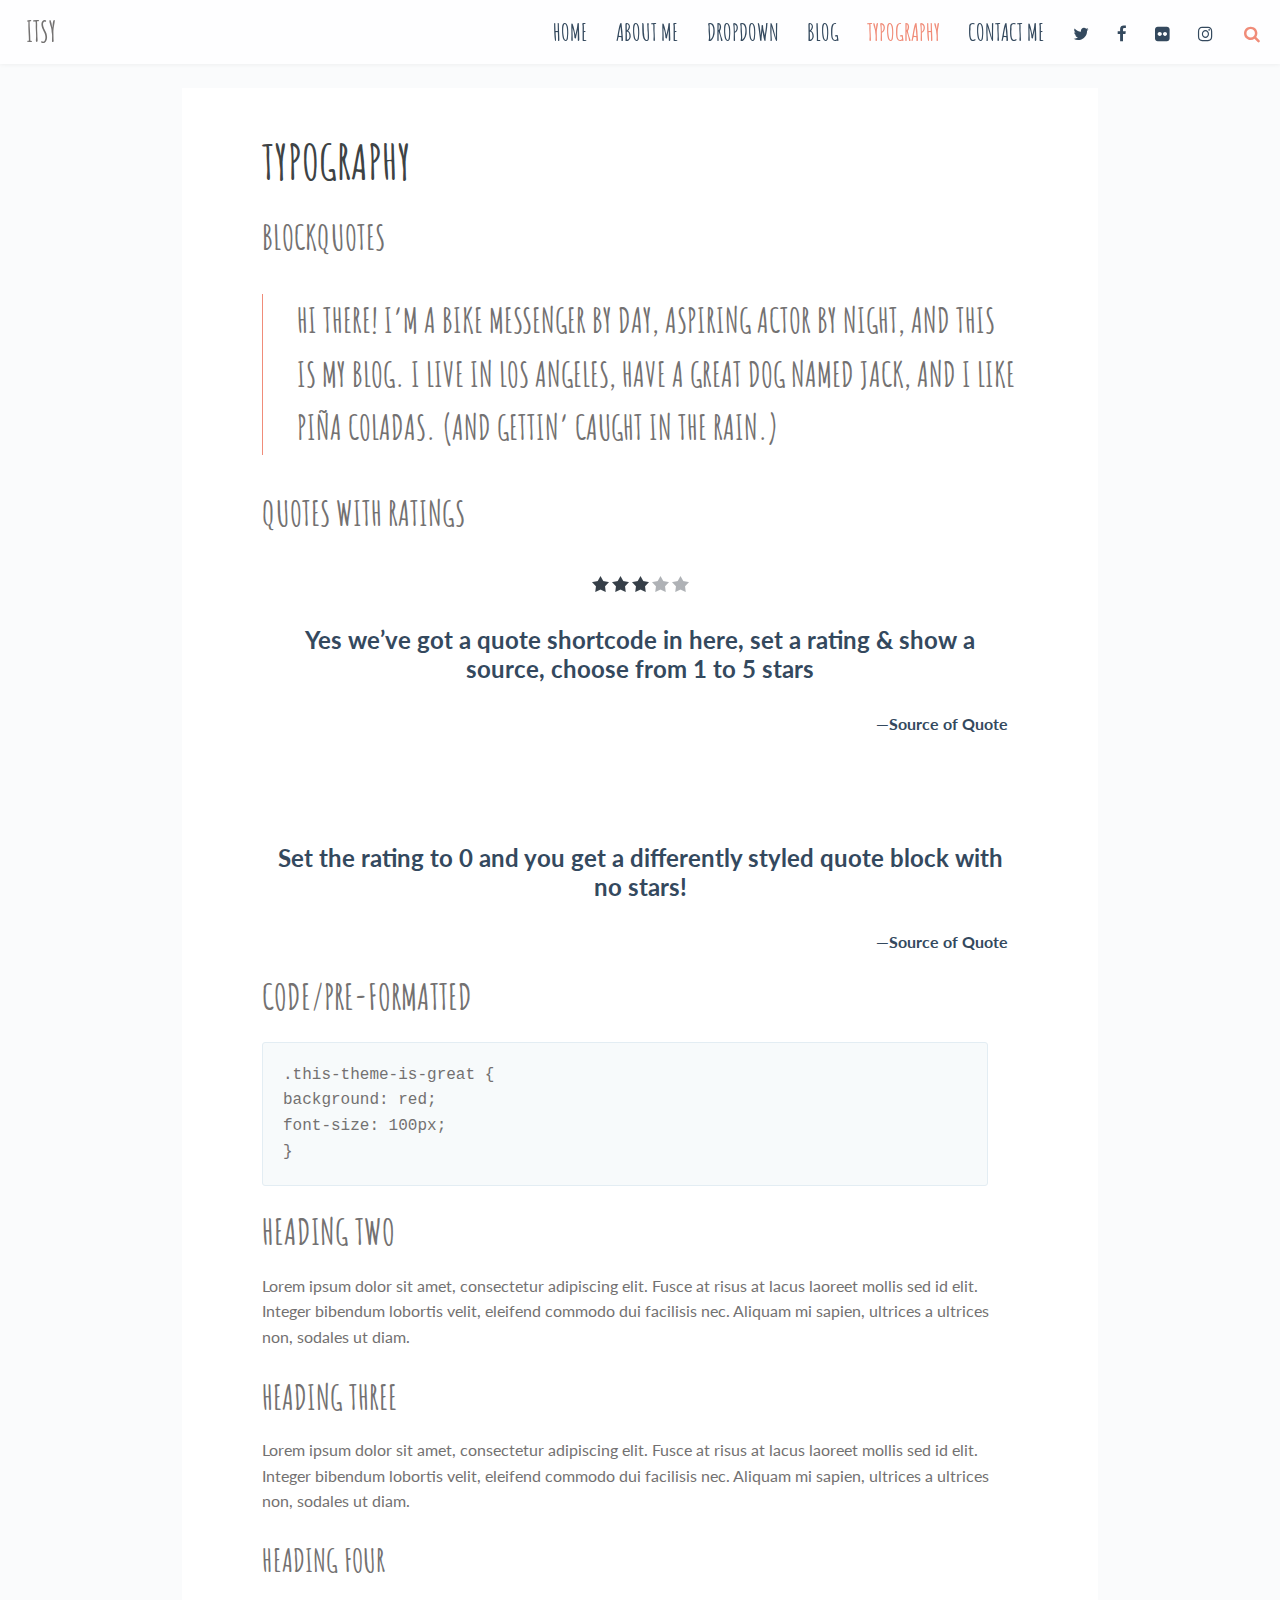
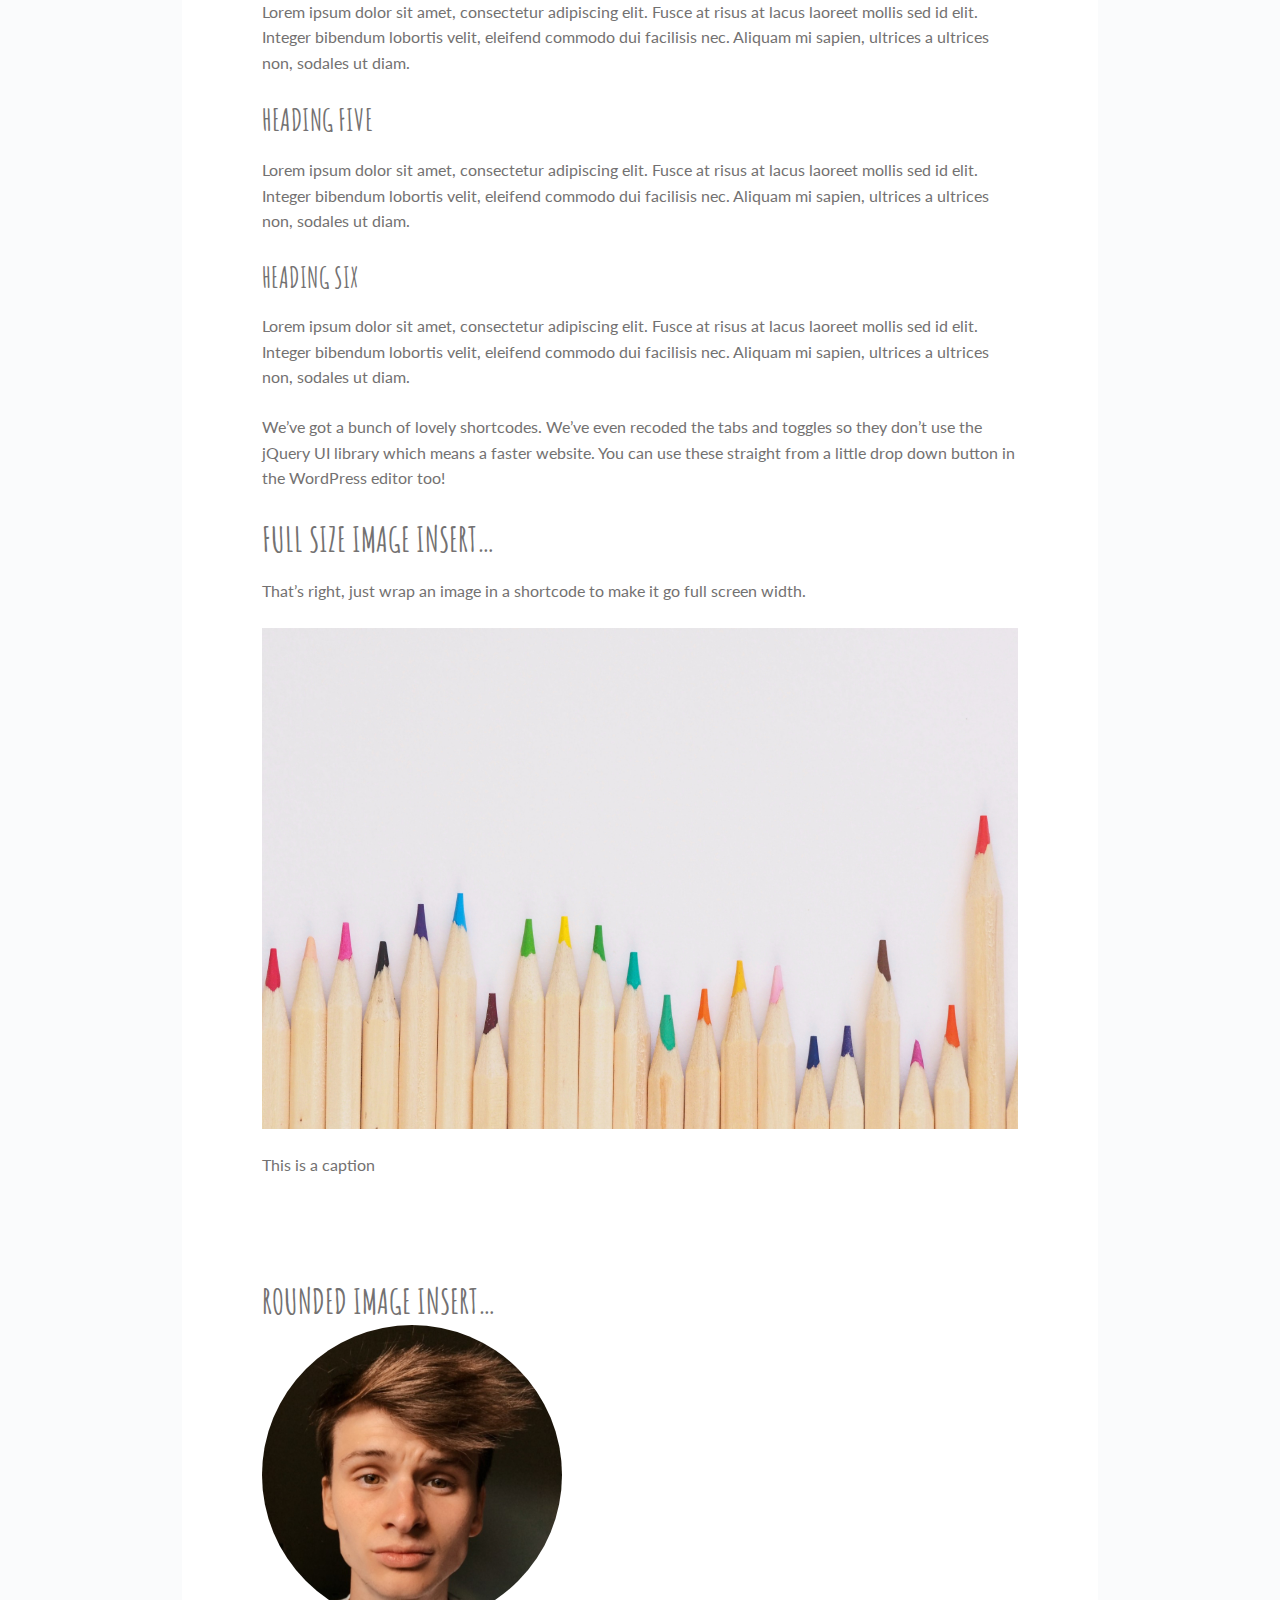
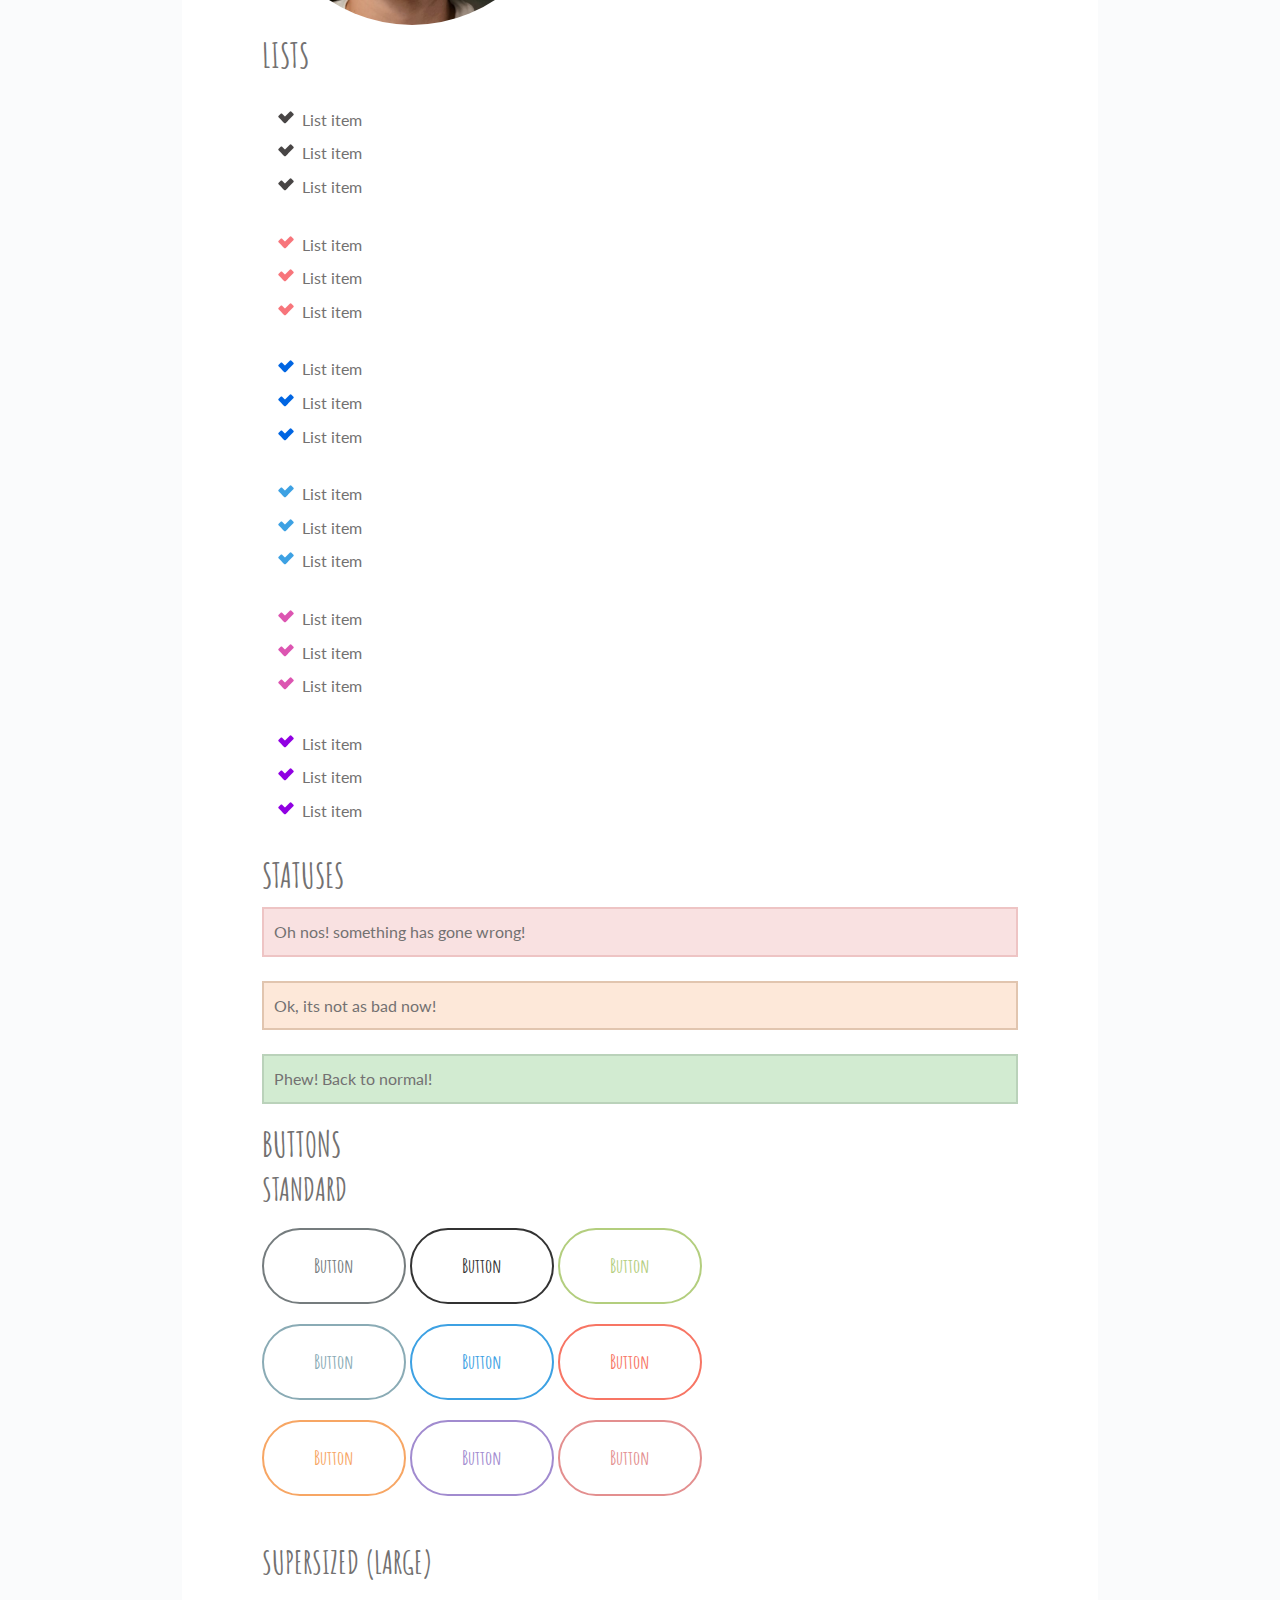
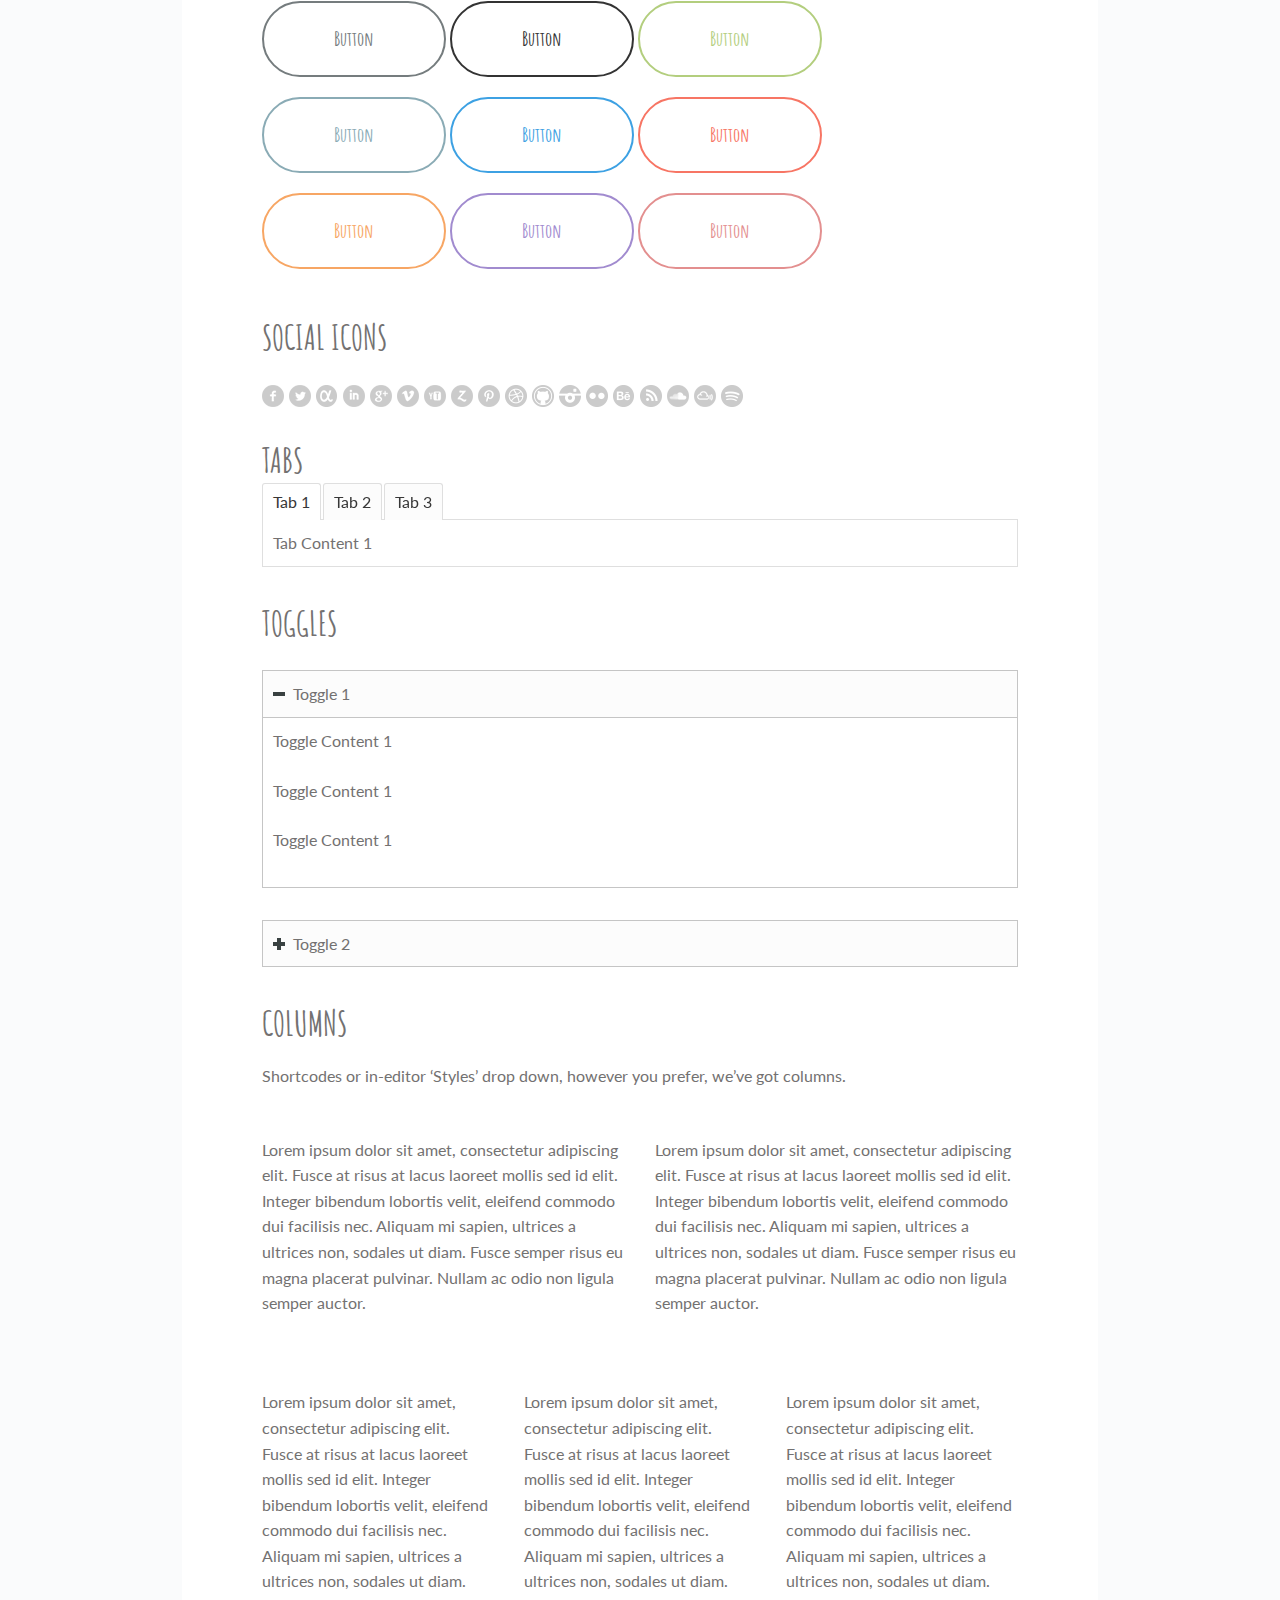
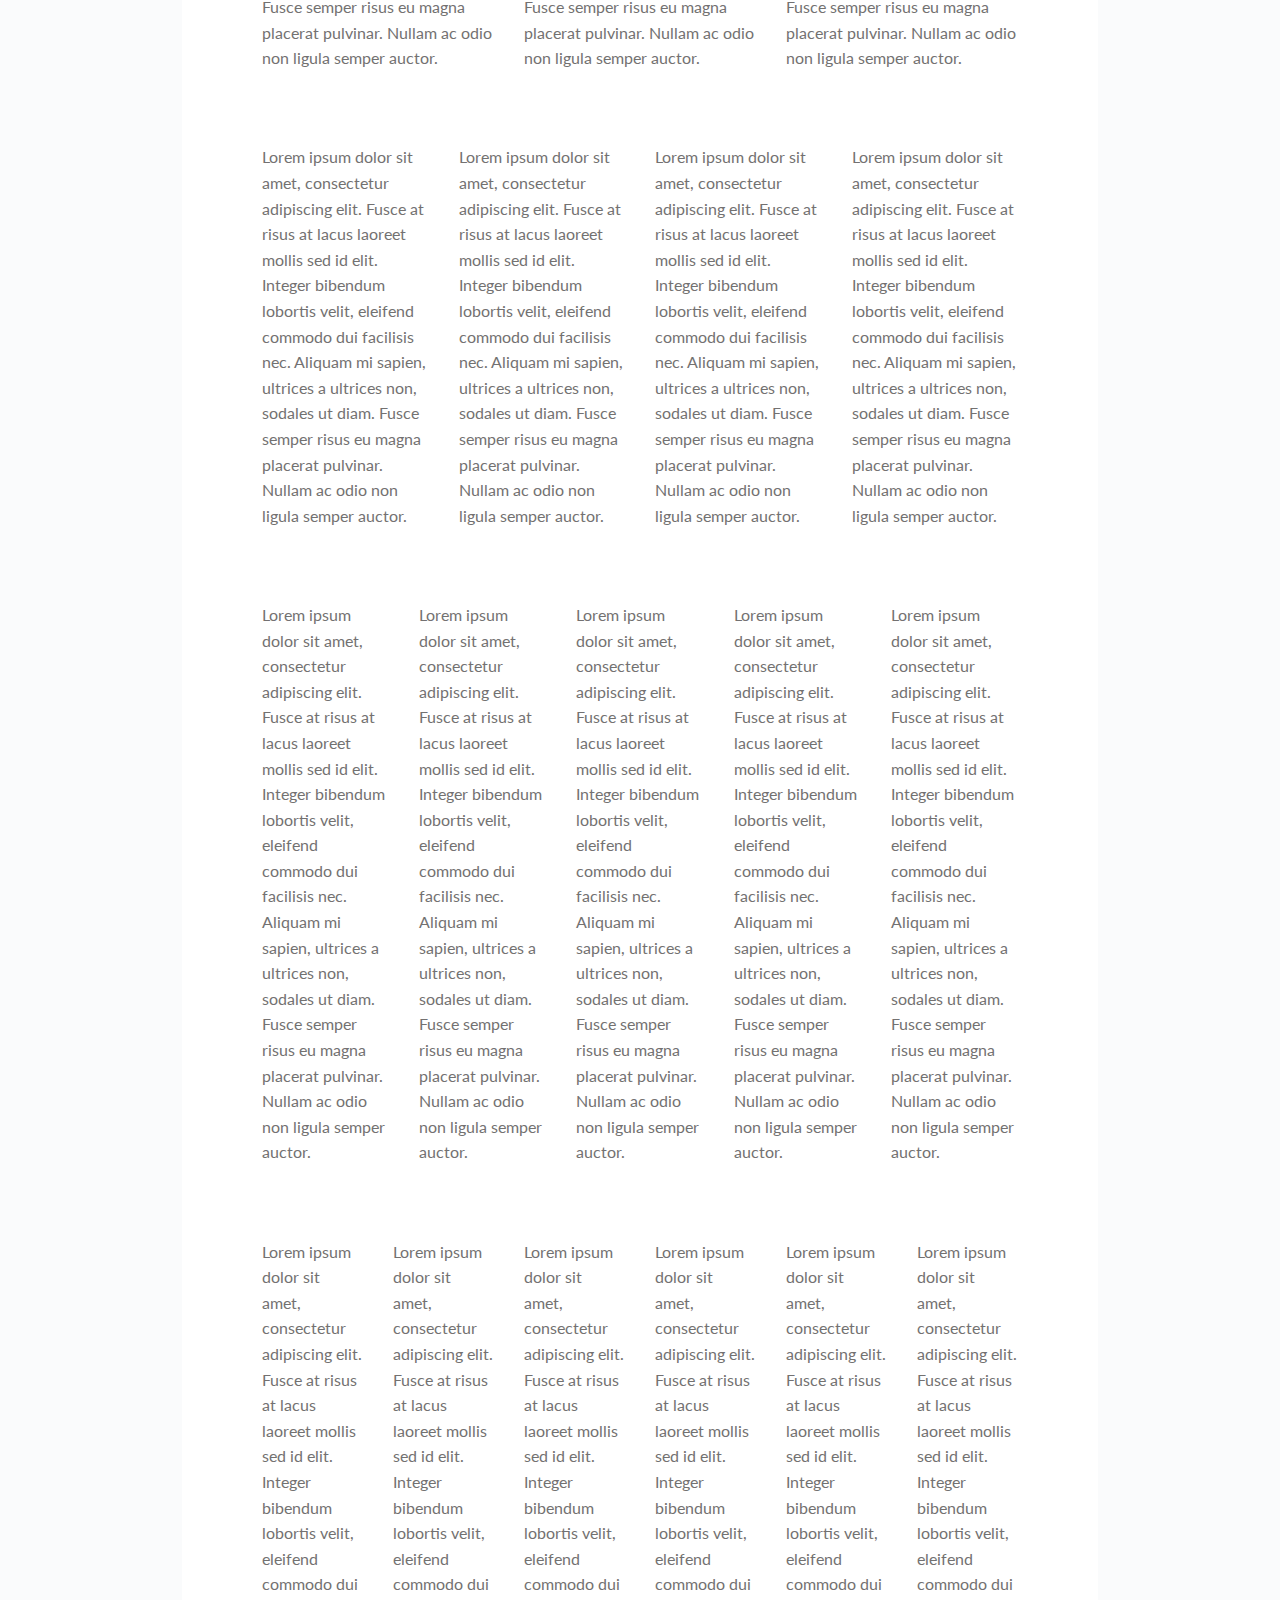
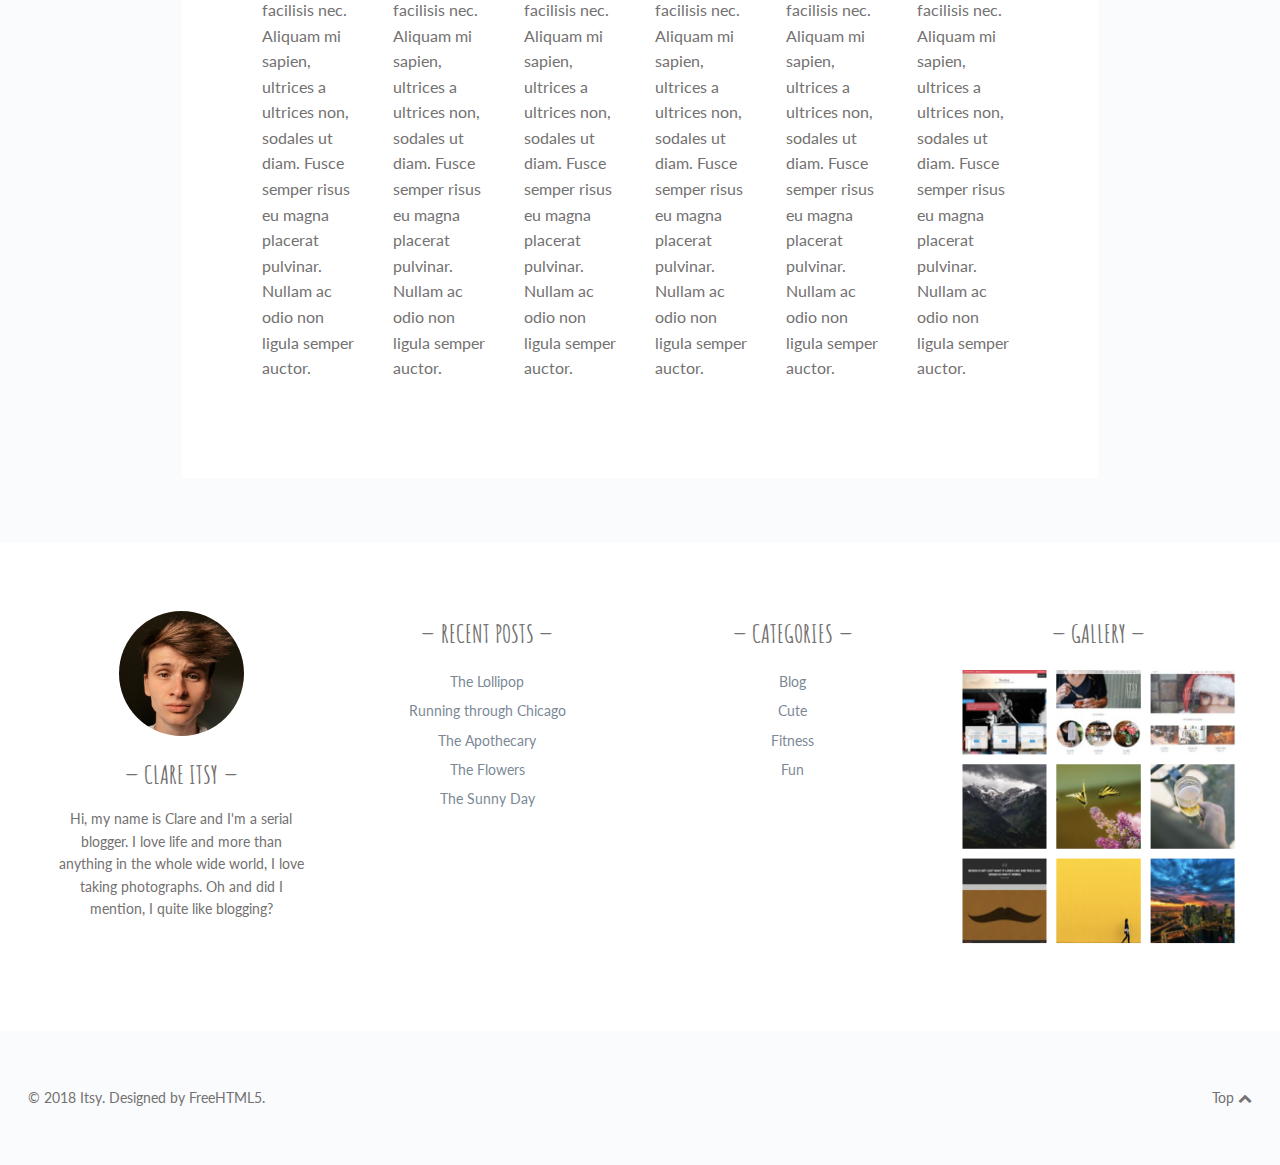
<file: typography.html>
<!doctype html>
<!--
	Itsy by FreeHTML5.co
	Twitter: https://twitter.com/fh5co
	Facebook: https://fb.com/fh5co
	URL: https://freehtml5.co
-->
<html class="home blog no-js" lang="en-US">
<head>
    <title>Itsy | A cutesy little template by FreeHTML5.co</title>

    <meta charset="UTF-8"/>
    <link rel="stylesheet" href="https://stackpath.bootstrapcdn.com/font-awesome/4.7.0/css/font-awesome.min.css"
          type="text/css" media="all"/>
    <link rel="stylesheet" href="https://fonts.googleapis.com/css?family=Amatic+SC%3A400%2C700%7CLato%3A400%2C700%2C400italic%2C700italic&amp;ver=4.9.8"
          type="text/css" media="screen"/>
    <link rel="stylesheet" href="style.css" type="text/css" media="screen"/>
    <link rel="stylesheet" href="print.css" type="text/css" media="print"/>
    <!--[if (lt IE 9) & (!IEMobile)]>
    <link rel="stylesheet" id="lt-ie9-css" href="ie.css" type="text/css" media="screen"/>
    <![endif]-->
    <script src='js/jquery-3.0.0.min.js'></script>
    <script src='js/jquery-migrate-3.0.1.min.js'></script>
    <!--[if lt IE 9]>
    <script src="http://html5shim.googlecode.com/svn/trunk/html5.js"></script>
    <![endif]-->
</head>
<body class="home sticky-menu sidebar-off" id="top">

<header class="header">

    <div class="header-wrap">

        <div class="logo plain logo-left">
            <div class="site-title">
                <a href="index.html" title="Go to Home">Itsy</a>
            </div>
        </div><!-- /logo -->


        <nav id="nav" role="navigation">
            <div class="table">
                <div class="table-cell">
                    <ul id="menu-menu-1">
                        <li class="menu-item">
                            <a href="index.html">Home</a></li>
                        <li class="menu-item">
                            <a href="about.html">About me</a></li>
                        <li class="menu-item">
                            <a href="#">Dropdown</a>
                            <ul class="sub-menu">
                                <li class="menu-item">
                                    <a href="#">Cute</a></li>
                                <li class="menu-item">
                                    <a href="#">Fun</a></li>
                                <li class="menu-item">
                                    <a href="#">Fitness</a>
                                </li>
                            </ul>
                        </li>
                        <li class="menu-item">
                            <a href="blog.html">Blog</a>
                            <ul class="sub-menu">
                                <li class="menu-item">
                                    <a href="single.html">Single</a></li>
                            </ul>
                        </li>
                        <li class="menu-item current-menu-item">
                            <a href="typography.html">Typography</a></li>
                        <li class="menu-item">
                            <a href="contact.html">Contact me</a></li>
                        <li class="menu-inline menu-item">
                            <a title="Twitter" href="http://twitter.com/fh5co">
                                <i class="fa fa-twitter"></i><span class="i">Twitter</span>
                            </a></li>
                        <li class="menu-inline menu-item">
                            <a title="Facebook" href="http://www.facebook.com/fh5co">
                                <i class="fa fa-facebook"></i><span class="i">Facebook</span>
                            </a></li>
                        <li class="menu-inline menu-item">
                            <a title="Flickr" href="#"><i class="fa fa-flickr"></i><span class="i">Flickr</span></a>
                        </li>
                        <li class="menu-inline menu-item">
                            <a title="Instagram" href="#">
                                <i class="fa fa-instagram"></i><span class="i">Instagram</span>
                            </a>
                        </li>
                    </ul>
                </div>
            </div>
        </nav>
        <a href="#nav" class="menu-trigger"><i class="fa fa-bars"></i></a>

        <a href="#topsearch" class="search-trigger"><i class="fa fa-search"></i></a>

    </div>

</header>


<div class="wrap full-wrap">
    <div class="main-wrap">
        <section class="main">
            <article class="post page">

                <div class="inner">
                    <h1>Typography</h1>
                    <div class="post-content">
                        <h3>Blockquotes</h3>
                        <blockquote><p>Hi there! I’m a bike messenger by day, aspiring actor by night, and this is my blog. I live in Los Angeles, have a great dog named Jack, and I like piña coladas. (And gettin’ caught in the rain.)</p></blockquote>
                        <h3>Quotes with Ratings</h3>
                        <div class="quotemark ">Yes we’ve got a quote shortcode in here, set a rating &amp; show a source, choose from 1 to 5 stars<div class="quote-source">Source of Quote</div><div class="quote-rating-3"></div></div>
                        <div class="quotemark ">Set the rating to 0 and you get a differently styled quote block with no stars!<div class="quote-source">Source of Quote</div><div class="quote-rating-0"></div></div>
                        <h2>Code/Pre-formatted</h2>
                        <pre><code>.this-theme-is-great {
background: red;
font-size: 100px;
}</code></pre>
                        <h2>Heading Two</h2>
                        <p>Lorem ipsum dolor sit amet, consectetur adipiscing elit. Fusce at risus at lacus laoreet mollis sed id elit. Integer bibendum lobortis velit, eleifend commodo dui facilisis nec. Aliquam mi sapien, ultrices a ultrices non, sodales ut diam.</p>
                        <h3>Heading Three</h3>
                        <p>Lorem ipsum dolor sit amet, consectetur adipiscing elit. Fusce at risus at lacus laoreet mollis sed id elit. Integer bibendum lobortis velit, eleifend commodo dui facilisis nec. Aliquam mi sapien, ultrices a ultrices non, sodales ut diam.</p>
                        <h4>Heading Four</h4>
                        <p>Lorem ipsum dolor sit amet, consectetur adipiscing elit. Fusce at risus at lacus laoreet mollis sed id elit. Integer bibendum lobortis velit, eleifend commodo dui facilisis nec. Aliquam mi sapien, ultrices a ultrices non, sodales ut diam.</p>
                        <h5>Heading Five</h5>
                        <p>Lorem ipsum dolor sit amet, consectetur adipiscing elit. Fusce at risus at lacus laoreet mollis sed id elit. Integer bibendum lobortis velit, eleifend commodo dui facilisis nec. Aliquam mi sapien, ultrices a ultrices non, sodales ut diam.</p>
                        <h6>Heading Six</h6>
                        <p>Lorem ipsum dolor sit amet, consectetur adipiscing elit. Fusce at risus at lacus laoreet mollis sed id elit. Integer bibendum lobortis velit, eleifend commodo dui facilisis nec. Aliquam mi sapien, ultrices a ultrices non, sodales ut diam.</p>


                        <p>We’ve got a bunch of lovely shortcodes. We’ve even recoded the tabs and toggles so they don’t use the jQuery UI library which means a faster website. You can use these straight from a little drop down button in the WordPress editor too!</p>
                        <h3>Full size image insert…</h3>
                        <p>That’s right, just wrap an image in a shortcode to make it go full screen width.</p>
                        <figure class="mt-insert remove-abs" style="min-height: 625px;">
                           <div id="attachment_5" style="min-height: 625px;" class="alignnone"><img class="size-full" src="images/lead.jpg" alt="This is a caption" width="1600" height="1067"><p>This is a caption</p></div><p></p>
                        </figure>
                        <h3>Rounded image insert…</h3>
                        <img class="rounded" src="images/about-me.jpg" alt="about-clare" width="300" height="300">
                        <h3>Lists</h3>
                        <div class="bullets tick black"><p></p>
                            <ul>
                                <li>List item</li>
                                <li>List item</li>
                                <li>List item</li>
                            </ul>
                            <p></p></div>
                        <div class="bullets tick red"><p></p>
                            <ul>
                                <li>List item</li>
                                <li>List item</li>
                                <li>List item</li>
                            </ul>
                            <p></p></div>
                        <div class="bullets tick blue"><p></p>
                            <ul>
                                <li>List item</li>
                                <li>List item</li>
                                <li>List item</li>
                            </ul>
                            <p></p></div>
                        <div class="bullets tick light-blue"><p></p>
                            <ul>
                                <li>List item</li>
                                <li>List item</li>
                                <li>List item</li>
                            </ul>
                            <p></p></div>
                        <div class="bullets tick pink"><p></p>
                            <ul>
                                <li>List item</li>
                                <li>List item</li>
                                <li>List item</li>
                            </ul>
                            <p></p></div>
                        <div class="bullets tick purple"><p></p>
                            <ul>
                                <li>List item</li>
                                <li>List item</li>
                                <li>List item</li>
                            </ul>
                            <p></p></div>
                        <h3>Statuses</h3>
                        <div class="status oops">Oh nos! something has gone wrong!</div>
                        <div class="status less-oops">Ok, its not as bad now!</div>
                        <div class="status ok">Phew! Back to normal!</div>
                        <h3>Buttons</h3>
                        <h4>Standard</h4>
                        <p><a target="_blank" class="button small grey" href="#">Button</a>&nbsp;<a target="_blank" class="button small black" href="#">Button</a>&nbsp;<a target="_blank" class="button small green" href="#">Button</a><br>
                            <a target="_blank" class="button small light-blue" href="#">Button</a> <a target="_blank" class="button small blue" href="#">Button</a> <a target="_blank" class="button small red" href="#">Button</a><br>
                            <a target="_blank" class="button small orange" href="#">Button</a> <a target="_blank" class="button small purple" href="#">Button</a> <a target="_blank" class="button small pink" href="#">Button</a></p>
                        <h4>Supersized (Large)</h4>
                        <p><a target="_blank" class="button large grey" href="#">Button</a>&nbsp;<a target="_blank" class="button large black" href="#">Button</a>&nbsp;<a target="_blank" class="button large green" href="#">Button</a><br>
                            <a target="_blank" class="button large light-blue" href="#">Button</a> <a target="_blank" class="button large blue" href="#">Button</a> <a target="_blank" class="button large red" href="#">Button</a><br>
                            <a target="_blank" class="button large orange" href="#">Button</a> <a target="_blank" class="button large purple" href="#">Button</a> <a target="_blank" class="button large pink" href="#">Button</a></p>
                        <h3>Social Icons</h3>
                        <p><a target="_self" class="social facebook black" href="#">Facebook.com</a><a target="_self" class="social twitter black" href="#">Social</a><a target="_self" class="social adn black" href="#">Social</a><a target="_self" class="social linkedin black" href="#">Social</a><a target="_self" class="social googleplus black" href="#">Social</a><a target="_self" class="social vimeo black" href="#">Social</a><a target="_self" class="social youtube black" href="#">Social</a><a target="_self" class="social zerply black" href="#">Social</a><a target="_self" class="social pinterest black" href="#">Social</a><a target="_self" class="social dribbble black" href="#">Social</a><a target="_self" class="social github black" href="#">Social</a><a target="_self" class="social instagram black" href="#">Social</a><a target="_self" class="social flickr black" href="#">Social</a><a target="_self" class="social behance black" href="#">Social</a><a target="_self" class="social rss black" href="#">Social</a><a target="_self" class="social soundcloud black" href="#">Social</a><a target="_self" class="social mixcloud black" href="#">Social</a><a target="_self" class="social spotify black" href="#">Social</a></p>
                        <h3>Tabs</h3>
                        <div id="tabs-54" class="mt-tabs"><div class="tab-inner"><ul class="nav clearfix"><li class="tab-active"><a href="#tab-1">Tab 1</a></li><li><a href="#tab-2">Tab 2</a></li><li><a href="#tab-3">Tab 3</a></li></ul><div id="tab-1" class="tab" style="display: block;"> Tab Content 1 </div> <div id="tab-2" class="tab" style="display: none;"> Tab Content 2 </div> <div id="tab-3" class="tab" style="display: none;"> Tab Content 3</div></div></div>
                        <h3>Toggles</h3>
                        <p></p><div data-id="open" class="toggle"><span class="toggle-title active">Toggle 1</span><div class="toggle-inner" style="display: block;"> Toggle Content 1<p></p>
                        <p>Toggle Content 1</p>
                        <p>Toggle Content 1&nbsp;</p></div></div><div data-id="closed" class="toggle"><span class="toggle-title">Toggle 2</span><div class="toggle-inner" style="display: none;"> Toggle Content 2<p></p>
                        <p>Toggle Content 2</p>
                        <p>Toggle Content 2</p>
                        <p>Toggle Content 2</p>
                        <p>Toggle Content 2</p>
                        <p>Toggle Content 2</p>
                        <p>Toggle Content 2</p>
                        <p>Toggle Content 2</p>
                        <p>Toggle Content 2</p>
                        <p>Toggle Content 2</p>
                        <p>Toggle Content 2</p>
                        <p>Toggle Content 2</p>
                        <p>Toggle Content 2</p>
                        <p>Toggle Content 2</p>
                        <p>Toggle Content 2 </p></div></div><p></p>
                        <h3>Columns</h3>
                        <p>Shortcodes or in-editor ‘Styles’ drop down, however you prefer, we’ve got columns.</p>
                        <div class="one_half"><p></p>
                            <p>Lorem ipsum dolor sit amet, consectetur adipiscing elit. Fusce at risus at lacus laoreet mollis sed id elit. Integer bibendum lobortis velit, eleifend commodo dui facilisis nec. Aliquam mi sapien, ultrices a ultrices non, sodales ut diam. Fusce semper risus eu magna placerat pulvinar. Nullam ac odio non ligula semper auctor.</p>
                            <p></p></div>
                        <div class="one_half last"><p></p>
                            <p>Lorem ipsum dolor sit amet, consectetur adipiscing elit. Fusce at risus at lacus laoreet mollis sed id elit. Integer bibendum lobortis velit, eleifend commodo dui facilisis nec. Aliquam mi sapien, ultrices a ultrices non, sodales ut diam. Fusce semper risus eu magna placerat pulvinar. Nullam ac odio non ligula semper auctor.</p>
                            <p></p></div><div class="clearboth"></div>
                        <div class="one_third"><p></p>
                            <p>Lorem ipsum dolor sit amet, consectetur adipiscing elit. Fusce at risus at lacus laoreet mollis sed id elit. Integer bibendum lobortis velit, eleifend commodo dui facilisis nec. Aliquam mi sapien, ultrices a ultrices non, sodales ut diam. Fusce semper risus eu magna placerat pulvinar. Nullam ac odio non ligula semper auctor.</p>
                            <p></p></div>
                        <div class="one_third"><p></p>
                            <p>Lorem ipsum dolor sit amet, consectetur adipiscing elit. Fusce at risus at lacus laoreet mollis sed id elit. Integer bibendum lobortis velit, eleifend commodo dui facilisis nec. Aliquam mi sapien, ultrices a ultrices non, sodales ut diam. Fusce semper risus eu magna placerat pulvinar. Nullam ac odio non ligula semper auctor.</p>
                            <p></p></div>
                        <div class="one_third last"><p></p>
                            <p>Lorem ipsum dolor sit amet, consectetur adipiscing elit. Fusce at risus at lacus laoreet mollis sed id elit. Integer bibendum lobortis velit, eleifend commodo dui facilisis nec. Aliquam mi sapien, ultrices a ultrices non, sodales ut diam. Fusce semper risus eu magna placerat pulvinar. Nullam ac odio non ligula semper auctor.</p>
                            <p></p></div><div class="clearboth"></div>
                        <div class="one_fourth"><p></p>
                            <p>Lorem ipsum dolor sit amet, consectetur adipiscing elit. Fusce at risus at lacus laoreet mollis sed id elit. Integer bibendum lobortis velit, eleifend commodo dui facilisis nec. Aliquam mi sapien, ultrices a ultrices non, sodales ut diam. Fusce semper risus eu magna placerat pulvinar. Nullam ac odio non ligula semper auctor.</p>
                            <p></p></div>
                        <div class="one_fourth"><p></p>
                            <p>Lorem ipsum dolor sit amet, consectetur adipiscing elit. Fusce at risus at lacus laoreet mollis sed id elit. Integer bibendum lobortis velit, eleifend commodo dui facilisis nec. Aliquam mi sapien, ultrices a ultrices non, sodales ut diam. Fusce semper risus eu magna placerat pulvinar. Nullam ac odio non ligula semper auctor.</p>
                            <p></p></div>
                        <div class="one_fourth"><p></p>
                            <p>Lorem ipsum dolor sit amet, consectetur adipiscing elit. Fusce at risus at lacus laoreet mollis sed id elit. Integer bibendum lobortis velit, eleifend commodo dui facilisis nec. Aliquam mi sapien, ultrices a ultrices non, sodales ut diam. Fusce semper risus eu magna placerat pulvinar. Nullam ac odio non ligula semper auctor.</p>
                            <p></p></div>
                        <div class="one_fourth last"><p></p>
                            <p>Lorem ipsum dolor sit amet, consectetur adipiscing elit. Fusce at risus at lacus laoreet mollis sed id elit. Integer bibendum lobortis velit, eleifend commodo dui facilisis nec. Aliquam mi sapien, ultrices a ultrices non, sodales ut diam. Fusce semper risus eu magna placerat pulvinar. Nullam ac odio non ligula semper auctor.</p>
                            <p></p></div><div class="clearboth"></div>
                        <div class="one_fifth"><p></p>
                            <p>Lorem ipsum dolor sit amet, consectetur adipiscing elit. Fusce at risus at lacus laoreet mollis sed id elit. Integer bibendum lobortis velit, eleifend commodo dui facilisis nec. Aliquam mi sapien, ultrices a ultrices non, sodales ut diam. Fusce semper risus eu magna placerat pulvinar. Nullam ac odio non ligula semper auctor.</p>
                            <p></p></div>
                        <div class="one_fifth"><p></p>
                            <p>Lorem ipsum dolor sit amet, consectetur adipiscing elit. Fusce at risus at lacus laoreet mollis sed id elit. Integer bibendum lobortis velit, eleifend commodo dui facilisis nec. Aliquam mi sapien, ultrices a ultrices non, sodales ut diam. Fusce semper risus eu magna placerat pulvinar. Nullam ac odio non ligula semper auctor.</p>
                            <p></p></div>
                        <div class="one_fifth"><p></p>
                            <p>Lorem ipsum dolor sit amet, consectetur adipiscing elit. Fusce at risus at lacus laoreet mollis sed id elit. Integer bibendum lobortis velit, eleifend commodo dui facilisis nec. Aliquam mi sapien, ultrices a ultrices non, sodales ut diam. Fusce semper risus eu magna placerat pulvinar. Nullam ac odio non ligula semper auctor.</p>
                            <p></p></div>
                        <div class="one_fifth"><p></p>
                            <p>Lorem ipsum dolor sit amet, consectetur adipiscing elit. Fusce at risus at lacus laoreet mollis sed id elit. Integer bibendum lobortis velit, eleifend commodo dui facilisis nec. Aliquam mi sapien, ultrices a ultrices non, sodales ut diam. Fusce semper risus eu magna placerat pulvinar. Nullam ac odio non ligula semper auctor.</p>
                            <p></p></div>
                        <div class="one_fifth last"><p></p>
                            <p>Lorem ipsum dolor sit amet, consectetur adipiscing elit. Fusce at risus at lacus laoreet mollis sed id elit. Integer bibendum lobortis velit, eleifend commodo dui facilisis nec. Aliquam mi sapien, ultrices a ultrices non, sodales ut diam. Fusce semper risus eu magna placerat pulvinar. Nullam ac odio non ligula semper auctor.</p>
                            <p></p></div><div class="clearboth"></div>
                        <div class="one_sixth"><p></p>
                            <p>Lorem ipsum dolor sit amet, consectetur adipiscing elit. Fusce at risus at lacus laoreet mollis sed id elit. Integer bibendum lobortis velit, eleifend commodo dui facilisis nec. Aliquam mi sapien, ultrices a ultrices non, sodales ut diam. Fusce semper risus eu magna placerat pulvinar. Nullam ac odio non ligula semper auctor.</p>
                            <p></p></div>
                        <div class="one_sixth"><p></p>
                            <p>Lorem ipsum dolor sit amet, consectetur adipiscing elit. Fusce at risus at lacus laoreet mollis sed id elit. Integer bibendum lobortis velit, eleifend commodo dui facilisis nec. Aliquam mi sapien, ultrices a ultrices non, sodales ut diam. Fusce semper risus eu magna placerat pulvinar. Nullam ac odio non ligula semper auctor.</p>
                            <p></p></div>
                        <div class="one_sixth"><p></p>
                            <p>Lorem ipsum dolor sit amet, consectetur adipiscing elit. Fusce at risus at lacus laoreet mollis sed id elit. Integer bibendum lobortis velit, eleifend commodo dui facilisis nec. Aliquam mi sapien, ultrices a ultrices non, sodales ut diam. Fusce semper risus eu magna placerat pulvinar. Nullam ac odio non ligula semper auctor.</p>
                            <p></p></div>
                        <div class="one_sixth"><p></p>
                            <p>Lorem ipsum dolor sit amet, consectetur adipiscing elit. Fusce at risus at lacus laoreet mollis sed id elit. Integer bibendum lobortis velit, eleifend commodo dui facilisis nec. Aliquam mi sapien, ultrices a ultrices non, sodales ut diam. Fusce semper risus eu magna placerat pulvinar. Nullam ac odio non ligula semper auctor.</p>
                            <p></p></div>
                        <div class="one_sixth"><p></p>
                            <p>Lorem ipsum dolor sit amet, consectetur adipiscing elit. Fusce at risus at lacus laoreet mollis sed id elit. Integer bibendum lobortis velit, eleifend commodo dui facilisis nec. Aliquam mi sapien, ultrices a ultrices non, sodales ut diam. Fusce semper risus eu magna placerat pulvinar. Nullam ac odio non ligula semper auctor.</p>
                            <p></p></div>
                        <div class="one_sixth last"><p></p>
                            <p>Lorem ipsum dolor sit amet, consectetur adipiscing elit. Fusce at risus at lacus laoreet mollis sed id elit. Integer bibendum lobortis velit, eleifend commodo dui facilisis nec. Aliquam mi sapien, ultrices a ultrices non, sodales ut diam. Fusce semper risus eu magna placerat pulvinar. Nullam ac odio non ligula semper auctor.</p>
                            <p></p></div><div class="clearboth"></div>

                    </div>
                </div>


            </article>
            <div class="border"></div>

        </section>
    </div><!-- /main-wrap -->
</div><!-- /wrap -->


<div class="footer-widgets widget-count-4">

    <div class="wrap">

        <div class="mt-about-you-widget">
            <div class="widget footer">

                <img class="mt-about-avatar" src="images/about-me.jpg" alt="Clare Itsy"/>


                <h4>Clare Itsy</h4>

                <div class="mt-about-bio">
                    <p>Hi, my name is Clare and I&#039;m a serial blogger. I love life and more
                    than anything in the whole wide world, I love taking photographs. Oh and did I mention, I quite like
                    blogging?</p>
                </div>


            </div>
        </div>
        <div class="widget footer"><h4>Recent Posts</h4>
            <ul>
                <li>
                    <a href="#">The Lollipop</a>
                </li>
                <li>
                    <a href="#">Running through Chicago</a>
                </li>
                <li>
                    <a href="#">The Apothecary</a>
                </li>
                <li>
                    <a href="#">The Flowers</a>
                </li>
                <li>
                    <a href="#">The Sunny Day</a>
                </li>
            </ul>
        </div>
        <div class="widget footer"><h4>Categories</h4>
            <ul>
                <li class="cat-item cat-item-6">
                    <a href="#" title="A cute little description would go in here">Blog</a>
                </li>
                <li class="cat-item cat-item-7">
                    <a href="#" title="A cute little description would go in here">Cute</a>
                </li>
                <li class="cat-item cat-item-8">
                    <a href="#">Fitness</a>
                </li>
                <li class="cat-item cat-item-9">
                    <a href="#">Fun</a>
                </li>
            </ul>
        </div>
        <div class="widget footer"><h4>Gallery</h4>
            <div class="textwidget">
                <img src="images/gallery.png" alt="">
            </div>
        </div>
    </div>

</div>


<footer class="footer">
    <div class="footer-wrap">
        <div id="footer-text">&copy; 2018 Itsy.
            Designed by <a href="https://freehtml5.co" target="_blank">FreeHTML5</a>.</div>

        <a href="#top" id="btt">Top <i class="fa fa-chevron-up"></i></a>
    </div>
</footer>

<div id="topsearch">
    <div class="table">
        <div class="table-cell">
            <form role="search" method="get" class="searchform" action="index.html">
                <div>
                    <input type="text" value="" name="s" class="s" placeholder="Type and hit enter"/>
                    <input type="submit" class="searchsubmit" value="Search"/>
                </div>
            </form>
        </div>
    </div>
    <a href="#topsearch" class="search-trigger"><i class="fa fa-times"></i></a>
</div>


<script>var ie9 = false;</script>
<!--[if lte IE 9 ]>
<script> var ie9 = true; </script>
<![endif]-->
<script src="js/global-plugins.min.js"></script>
<script src="js/main.js"></script>
</body>
</html>
</file>
<file: style.css>
@charset "UTF-8";
/*!

	Itsy by FreeHTML5
	https://freehtml5.co
	https://twitter.com/fh5co
	https://fb.com/fh5co

==========================================================================
*/
/* ==========================================================================
	Table of Contents
==========================================================================

	0. Resets
		0.1. Plugins
			0.1.1 Flexslider
		0.2 Tables
		0.3 Code etc.
		0.4 Forms
		0.5 Defaults
		0.6 Comments

	1.  Global Styles
	2.  Sharing & Pagination
	3.  Single, Home & Archive
	4.  Search / Archive / Author
	5.  404
	6.  Archive Layout
	7.  Contact
	8.  Back to top
	9.  Default Page
	10. Related
	11. Header & Footer Widget Areas
	12. Colors
	13. Shortcodes
	14. Media Queries

*/
/* ==========================================================================
    0 Resets & Box Sizing
  ========================================================================== */
html, body, div, span, object, iframe, h1, h2, h3, h4, h5, h6, p, blockquote, pre, abbr, address, cite, code, del, dfn, em, img, ins, kbd, q, samp, small, strong, sub, sup, var, b, i, dl, dt, dd, ol, ul, li, fieldset, form, label, legend, table, caption, tbody, tfoot, thead, tr, th, td, article, aside, canvas, details, figcaption, figure, footer, header, hgroup, menu, nav, section, summary, time, mark, audio, video {
  border: 0;
  font-size: 100%;
  font: inherit;
  vertical-align: baseline;
  margin: 0;
  padding: 0;
}

article, aside, details, figcaption, figure, footer, header, hgroup, menu, nav, section {
  display: block;
}

blockquote, q {
  quotes: none;
}

blockquote:before, blockquote:after, q:before, q:after {
  content: none;
}

ins {
  background-color: #ff9;
  color: #333;
  text-decoration: none;
}

mark {
  background-color: #ff9;
  color: #333;
  font-style: italic;
  font-weight: 700;
}

del {
  text-decoration: line-through;
}

abbr[title], dfn[title] {
  border-bottom: 1px dotted;
  cursor: help;
}

table {
  border-collapse: collapse;
  border-spacing: 0;
}

hr {
  display: block;
  height: 1px;
  border: 0;
  border-top: 1px solid #ccc;
  margin: 1em 0;
  padding: 0;
}

input, select {
  vertical-align: middle;
}

body {
  font: 13px/1.231 sans-serif;
}

select, input, textarea, button {
  font: 99% sans-serif;
}

pre, code, kbd, samp {
  font-family: monospace, sans-serif;
}

html {
  overflow-y: scroll;
}

a:hover, a:active {
  outline: none;
}

ul, ol {
  margin-left: 2em;
}

ol {
  list-style-type: decimal;
}

nav ul, nav li {
  list-style: none;
  list-style-image: none;
  margin: 0;
}

small {
  font-size: 85%;
}

strong, th {
  font-weight: 700;
}

td {
  vertical-align: top;
}

sub, sup {
  font-size: 75%;
  line-height: 0;
  position: relative;
}

sup {
  top: -.5em;
}

sub {
  bottom: -.25em;
}

pre {
  white-space: pre-wrap;
  word-wrap: break-word;
  padding: 1em;
}

textarea {
  overflow: auto;
}

.ie6 legend, .ie7 legend {
  margin-left: -7px;
}

input[type="checkbox"] {
  vertical-align: bottom;
}

.ie7 input[type="checkbox"] {
  vertical-align: baseline;
}

label, input[type="button"], input[type="submit"], input[type="image"], button {
  cursor: pointer;
}

button, input, select, textarea {
  margin: 0;
}

input:invalid, textarea:invalid {
  border-radius: 1px;
  -moz-box-shadow: 0 0 5px red;
  -webkit-box-shadow: 0 0 5px red;
  box-shadow: 0 0 5px red;
}

.no-boxshadow input:invalid, .no-boxshadow textarea:invalid {
  background-color: #f0dddd;
}

button {
  width: auto;
  overflow: visible;
}

.ie7 img {
  -ms-interpolation-mode: bicubic;
}

input[type="radio"], .ie6 input {
  vertical-align: text-bottom;
}

em, i {
  font-style: oblique;
}

img {
  max-width: 100%;
  height: auto;
}

* {
  -webkit-font-smoothing: aliased;
  -webkit-box-sizing: border-box;
  -moz-box-sizing: border-box;
  box-sizing: border-box;
}

/* ==========================================================================
		0.1 Plugins
	========================================================================== */
/* ==========================================================================
0.1.1 Flexslider
========================================================================== */
/*
* jQuery FlexSlider v2.2.0
* http://www.woothemes.com/flexslider/
*
* Copyright 2012 WooThemes
* Free to use under the GPLv2 license.
* http://www.gnu.org/licenses/gpl-2.0.html
*
* Contributing author: Tyler Smith (@mbmufffin)
*/
/* Browser Resets
*********************************/
.flex-container a:active,
.flexslider a:active,
.flex-container a:focus,
.flexslider a:focus {
  outline: none;
}

.slides,
.flex-control-nav,
.flex-direction-nav {
  margin: 0;
  padding: 0;
  list-style: none;
}

/* FlexSlider Necessary Styles
*********************************/
.flexslider {
  margin: 0;
  padding: 0;
}

.flexslider .slides > li {
  display: none;
  -webkit-backface-visibility: hidden;
}

/* Hide the slides before the JS is loaded. Avoids image jumping */
.flexslider .slides img {
  width: 100%;
  display: block;
}

.flex-pauseplay span {
  text-transform: capitalize;
}

/* Clearfix for the .slides element */
.slides:after {
  content: "\0020";
  display: block;
  clear: both;
  visibility: hidden;
  line-height: 0;
  height: 0;
}

html[xmlns] .slides {
  display: block;
}

* html .slides {
  height: 1%;
}

/* No JavaScript Fallback */
/* If you are not using another script, such as Modernizr, make sure you
* include js that eliminates this class on page load */
.no-js .slides > li:first-child {
  display: block;
}

/* FlexSlider MeanThemes Theme
*********************************/
.flexslider {
  margin: 0;
  position: relative;
  zoom: 1;
}

.flexslider > ul.slides, .flexslider ul.slides > li {
  padding: 0;
  margin: 0;
}

.flex-viewport {
  max-height: 2000px;
  -webkit-transition: all 1s ease;
  -moz-transition: all 1s ease;
  -o-transition: all 1s ease;
  transition: all 1s ease;
}

.loading .flex-viewport {
  max-height: 300px;
}

.flexslider .slides {
  zoom: 1;
}

.carousel li {
  margin-right: 5px;
}

/* Direction Nav */
.flex-direction-nav {
  *height: 0;
}

.flex-direction-nav a {
  text-decoration: none;
  display: block;
  width: 40px;
  height: 40px;
  margin: -20px 0 0;
  position: absolute;
  top: 50%;
  z-index: 10;
  overflow: hidden;
  opacity: 0;
  cursor: pointer;
  color: rgba(255, 255, 255, 0.8);
  -webkit-transition: all .3s ease;
  -moz-transition: all .3s ease;
  transition: all .3s ease;
}

.flex-direction-nav .flex-prev {
  left: 0;
}

.flex-direction-nav .flex-next {
  right: 0;
  text-align: right;
}

.flexslider:hover .flex-prev {
  opacity: 0.7;
  left: 20px;
}

.flexslider:hover .flex-next {
  opacity: 0.7;
  right: 20px;
}

.flexslider:hover .flex-next:hover, .flexslider:hover .flex-prev:hover {
  opacity: 1;
}

.flex-direction-nav .flex-disabled {
  opacity: 0 !important;
  filter: alpha(opacity=0);
  cursor: default;
}

.flex-direction-nav a:before {
  font-family: "FontAwesome";
  font-size: 40px;
  display: inline-block;
  content: '\f104';
}

.flex-direction-nav a.flex-next:before {
  content: '\f105';
}

/* Control Nav */
.flex-control-nav {
  position: absolute;
  right: 20px;
  bottom: 1em;
  z-index: 3;
}
.flex-control-nav li {
  display: inline-block;
}
.flex-control-nav li a {
  display: inline-block;
  width: 10px;
  height: 10px;
  margin: 0 4px;
  text-indent: -999em;
  border: 2px solid #fff;
  border-radius: 6px;
  cursor: pointer;
  opacity: .4;
  -webkit-transition: background .5s, opacity .5s;
  -moz-transition: background .5s, opacity .5s;
  transition: background .5s, opacity .5s;
}
.flex-control-nav li a:hover {
  opacity: 0.7;
}
.flex-control-nav li a.flex-active {
  background: #fff;
  background: rgba(255, 255, 255, 0.8);
  opacity: 1;
}

.flex-control-thumbs {
  margin: 5px 0 0;
  position: static;
  overflow: hidden;
}

.flex-control-thumbs li {
  width: 25%;
  float: left;
  margin: 0;
}

.flex-control-thumbs img {
  width: 100%;
  display: block;
  opacity: .7;
  cursor: pointer;
}

.flex-control-thumbs img:hover {
  opacity: 1;
}

.flex-control-thumbs .flex-active {
  opacity: 1;
  cursor: default;
}

@media screen and (max-width: 860px) {
  .flex-direction-nav .flex-prev {
    opacity: 1;
    left: 10px;
  }

  .flex-direction-nav .flex-next {
    opacity: 1;
    right: 10px;
  }
}
/* ==========================================================================
  Zilla Likes
  ========================================================================== */
article .zilla-likes {
  padding-top: 40px;
  padding-bottom: 20px;
  padding-left: 0;
  text-decoration: none;
  width: 100%;
  text-align: center;
  background: none;
  font-family: 'Helvetica', Arial, sans-serif;
  font-size: 20px;
}
article .zilla-likes .zilla-likes-count:before {
  content: '';
  width: 60px;
  height: 60px;
  display: block;
  background: url(assets/img/zillalikes-on.svg) center center no-repeat;
  background: url(assets/img/zillalikes-off.svg) center center no-repeat;
  margin: 0 auto -43px auto;
}
article .zilla-likes:hover, article .zilla-likes.active {
  background: none;
  padding-left: 0 !important;
}
article .zilla-likes:hover .zilla-likes-count:before, article .zilla-likes.active .zilla-likes-count:before {
  background: url(assets/img/zillalikes-on.svg) center center no-repeat;
}
article .zilla-likes:hover .zilla-likes-count:before {
  -webkit-animation: pulsate 1s ease-in-out;
  -webkit-animation-iteration-count: infinite;
}

@-webkit-keyframes pulsate {
  0% {
    -webkit-transform: scale(1, 1);
  }
  25% {
    -webkit-transform: scale(0.9, 0.9);
  }
  50% {
    -webkit-transform: scale(1, 1);
  }
  75% {
    -webkit-transform: scale(1.1, 1.1);
  }
  100% {
    -webkit-transform: scale(1, 1);
  }
}
.isotope-item {
  z-index: 2;
}

.isotope-hidden.isotope-item {
  pointer-events: none;
  z-index: 1;
}

.isotope, .isotope .isotope-item {
  -webkit-transition-duration: 0.8s;
  -moz-transition-duration: 0.8s;
  -ms-transition-duration: 0.8s;
  -o-transition-duration: 0.8s;
  transition-duration: 0.8s;
}

.isotope {
  -webkit-transition-property: height, width;
  -moz-transition-property: height, width;
  -ms-transition-property: height, width;
  -o-transition-property: height, width;
  transition-property: height, width;
}

.isotope .isotope-item {
  -webkit-transition-property: -webkit-transform, opacity;
  -moz-transition-property: -moz-transform, opacity;
  -ms-transition-property: -ms-transform, opacity;
  -o-transition-property: top, left, opacity;
  transition-property: transform, opacity;
}

/* ==========================================================================
		0.2 Tables
	========================================================================== */
table {
  max-width: 100%;
}

table, table td, table th {
  border: 1px solid #ccc;
  border-collapse: collapse;
}

table td, table th {
  padding: 10px;
}

table th {
  background: #f3f3f3;
  font-weight: 700;
}

table tr:nth-child(odd) td {
  background: #f9f9f9;
}

/* ==========================================================================
			0.3 Code etc.
	========================================================================== */
dl {
  margin: 1.6em 0;
}

dl dt {
  float: left;
  width: 180px;
  overflow: hidden;
  clear: left;
  text-align: right;
  text-overflow: ellipsis;
  white-space: nowrap;
  font-weight: bold;
  margin-bottom: 1em;
}

dl dd {
  margin-left: 200px;
  margin-bottom: 1em;
}

.gallery dl {
  margin: auto;
}
.gallery dl dt {
  float: none;
  width: auto;
  overflow: auto;
  clear: none;
  text-align: inherit;
  text-overflow: none;
  white-space: inherit;
  font-weight: inherit;
  margin-bottom: auto;
}
.gallery dl dd {
  margin-left: auto;
  margin-bottom: auto;
}

mark {
  background-color: #ffc336;
}

code, tt {
  padding: 0 4px;
  font-family: "Courier New", monospace, sans-serif;
  border: 1px solid #E3EDF3;
  background: #F7FAFB;
  border-radius: 2px;
  display: inline-block;
}

pre {
  margin: 0 0 20px 0;
  border: 1px solid #E3EDF3;
  width: 96%;
  padding: 20px;
  font-family: "Courier New", monospace, sans-serif;
  white-space: pre;
  overflow: auto;
  background: #F7FAFB;
  border-radius: 3px;
}

h2 + pre {
  margin-top: 20px;
}

pre code, tt {
  font-size: inherit;
  white-space: -moz-pre-wrap;
  white-space: pre-wrap;
  background: transparent;
  border: none;
  padding: 0;
}

kbd {
  display: inline-block;
  margin-bottom: 0.4em;
  padding: 1px 8px;
  border: #ccc 1px solid;
  color: #666;
  text-shadow: #fff 0 1px 0;
  font-size: 0.9em;
  font-weight: bold;
  background: #f4f4f4;
  border-radius: 4px;
  box-shadow: 0 1px 0 rgba(0, 0, 0, 0.2), 0 1px 0 0 #fff inset;
}

/* ==========================================================================
		0.Forms
	========================================================================== */
::-webkit-input-placeholder {
  color: #737171;
}

:-moz-placeholder {
  /* Firefox 18- */
  color: #737171;
}

::-moz-placeholder {
  /* Firefox 19+ */
  color: #737171;
}

:-ms-input-placeholder {
  color: #737171;
}

input[type="text"], input[type="url"], input[type="email"],
input[type="tel"], input[type="password"], textarea {
  background-color: rgba(0, 0, 0, 0.05);
  border: none;
  border-radius: 0;
  -webkit-appearance: none;
  outline: none;
  width: auto;
  padding: 1em 0.75em;
  font-size: 19px;
  font-size: 1.9rem;
  font-weight: 400;
  font-family: Helvetica, Arial, sans-serif;
  width: 100%;
  color: #737171;
  -o-transition: all 0.25s ease-in-out;
  -webkit-transition: all 0.25s ease-in-out;
  -moz-transition: all 0.25s ease-in-out;
  transition: all 0.25s ease-in-out;
}

input[type="submit"], button {
  -webkit-appearance: none;
  background-color: transparent;
  font-size: 20px;
  font-size: 2rem;
}

input[type="text"]:hover, input[type="url"]:hover, input[type="email"]:hover,
input[type="tel"]:hover, input[type="password"]:hover, textarea:hover {
  color: #737171;
  background-color: rgba(0, 0, 0, 0.09);
}

input[type="text"]:focus, input[type="url"]:focus, input[type="email"]:focus,
input[type="tel"]:focus, input[type="password"]:focus, textarea:focus {
  color: #737171;
  box-shadow: none;
  background-color: rgba(0, 0, 0, 0.11);
}

select {
  width: 100%;
}

input.searchsubmit,
input[type="submit"].searchsubmit {
  display: none;
}

/* ==========================================================================
    0.5 Defaults
  ========================================================================== */
.alignnone {
  margin: 5px 0 20px;
}

a img.alignnone {
  margin: 5px 20px 20px 0;
}

a img.aligncenter {
  display: block;
  margin-left: auto;
  margin-right: auto;
}

.aligncenter,
div.aligncenter,
.aligncenter {
  display: block;
  margin: 5px auto;
  clear: both;
}

.alignright,
a img.alignright {
  float: right;
  margin: 5px 0 20px 20px;
}

.alignleft,
a img.alignleft {
  float: left;
  margin: 5px 20px 20px 0;
}

.sticky {
  font-style: normal;
}

.gallery-caption {
  font-style: normal;
  font-size: 80%;
}

.bypostauthor .avatar {
  border-color: #ccc;
}

.post-image:hover, .flexslider:hover {
  position: relative;
}

/* Text meant only for screen readers. */
.screen-reader-text {
  border: 0;
  clip: rect(1px, 1px, 1px, 1px);
  clip-path: inset(50%);
  height: 1px;
  margin: -1px;
  overflow: hidden;
  padding: 0;
  position: absolute !important;
  width: 1px;
  word-wrap: normal !important;
  /* Many screen reader and browser combinations announce broken words as they would appear visually. */
}

.screen-reader-text:focus {
  background-color: #eee;
  clip: auto !important;
  clip-path: none;
  color: #444;
  display: block;
  font-size: 1em;
  height: auto;
  left: 5px;
  line-height: normal;
  padding: 15px 23px 14px;
  text-decoration: none;
  top: 5px;
  width: auto;
  z-index: 100000;
  /* Above WP toolbar. */
}

/* ==========================================================================
	0.6 Comments
==========================================================================
*/
h3#respond-title {
  margin-bottom: 0.35em;
}

.author-avatar img {
  width: 50px;
  height: 50px;
  -webkit-box-sizing: content-box;
  -moz-box-sizing: content-box;
  box-sizing: content-box;
  border-radius: 100px;
}

.author-avatar.avatar-small img {
  width: 25px;
  height: 25px;
}

.comments-wrapper {
  position: relative;
  z-index: 1;
  padding-top: 0;
  margin-top: 2em;
}

p.form-submit {
  margin-bottom: 0;
}

#comments {
  display: inline-block;
  width: 100%;
}
#comments h5#respond {
  margin-top: 30px;
}
#comments h5#respond span {
  color: #f08c79;
}
#comments .url, #comments .comment-date {
  text-decoration: none;
  margin-top: -0.75em;
  display: block;
}
#comments .url {
  font-size: 120%;
}
#comments .comment-date {
  margin-top: 0;
  margin-bottom: -1em;
  font-size: 80%;
}
#comments .commentlist, #comments .commentlist ul {
  list-style-type: none;
  padding: 0;
  margin: 0;
}
#comments .commentlist {
  padding-top: 0;
  padding-bottom: 1em;
  margin-bottom: 2em;
  border-bottom: 1px solid rgba(0, 0, 0, 0.05);
}
#comments .commentlist li {
  display: table;
  width: 100%;
  margin-top: 20px;
}
#comments .commentlist li .comment-date {
  border: none;
  padding: 8px 0 4px 0;
  display: block;
}
#comments .commentlist li .comment-reply-link {
  display: inline-block;
  margin-top: 0;
  font-size: 70%;
  padding: 0.35em 1.25em;
}
#comments .commentlist li .author-avatar, #comments .commentlist li .comment-body {
  display: table-cell;
  vertical-align: top;
}
#comments .commentlist li .author-avatar {
  width: 60px;
}
#comments .commentlist ul {
  padding: 20px 0 0 40px;
  position: relative;
  display: block;
}
#comments .commentlist ul li {
  padding: 20px 0;
  margin: 0 0 20px 0;
  border-top: 3px solid rgba(0, 0, 0, 0.05);
  display: table;
}
#comments .commentlist ul li .author-avatar, #comments .commentlist ul li .comment-body {
  display: table-cell;
}
#comments .commentlist ul li:first-child {
  border-top: none;
}
#comments .commentlist .commentlist li:first-child li,
#comments .commentlist .commentlist ul li {
  border-top: 1px solid rgba(0, 0, 0, 0.05);
}
#comments label, #comments label + .required {
  position: absolute;
  left: -9999em;
}

input#author, input#email, input#url {
  max-width: 500px;
}

textarea#comment {
  height: 250px;
}

button:hover, input[type="submit"]:hover {
  opacity: 0.8;
}

/* ==========================================================================
	1. Global
	========================================================================== */
html {
  -webkit-text-size-adjust: none;
  -webkit-font-smoothing: antialiased;
  text-rendering: optimizeLegibility;
  font-size: 62.5%;
  height: 100%;
}

body {
  margin: 0;
  padding: 0;
  height: 100%;
  color: #737171;
}

.widget input.searchsubmit {
  display: none;
}

a, .basic-item a h2, a h1, a h2 {
  text-decoration: none;
  -o-transition: all 0.25s ease-in-out;
  -webkit-transition: all 0.25s ease-in-out;
  -moz-transition: all 0.25s ease-in-out;
  transition: all 0.25s ease-in-out;
}

/* GPU Enhanced */
body.overlay-active header.header, body.overlay-active .wrap,
.pagination li a:before, .share-overlay, .post-image a, .post-image a:hover {
  -webkit-transform: translatez(0);
  -moz-transform: translatez(0);
  -ms-transform: translatez(0);
  -o-transform: translatez(0);
  transform: translatez(0);
}

.side {
  -webkit-transform: translate3d(0, 0, 0);
}

.blur-enabled #topsearch {
  background: rgba(255, 255, 255, 0.85);
}

.sidebar-off .wrap.full-wrap, .sidebar-off.sidebar-switch .wrap.full-wrap {
  max-width: 916px;
  padding: 0;
}
.sidebar-off .wrap.full-wrap .main-wrap, .sidebar-off.sidebar-switch .wrap.full-wrap .main-wrap {
  width: 100%;
  float: none;
}

#topsearch {
  display: none;
  -webkit-overflow-scrolling: touch;
  position: fixed;
  top: 0;
  left: 0;
  width: 100%;
  height: 100%;
  overflow: auto;
  background-color: #fff;
  background: rgba(255, 255, 255, 0.85);
  z-index: 99;
  padding: 1em;
  margin: 0;
  text-align: center;
  color: #737171;
}
#topsearch .table {
  display: table;
  width: 100%;
  height: 100%;
}
#topsearch .table .table-cell {
  width: 100%;
  display: table-cell;
  vertical-align: middle;
}
#topsearch .search-trigger {
  position: absolute;
  top: 20px;
  right: 20px;
  color: #737171;
  font-size: 20px;
  font-size: 2rem;
  padding: 10px;
}
#topsearch input.s {
  background-color: transparent;
  font-size: 30px;
  font-size: 3rem;
  border-bottom: 1px solid #f08c79;
  max-width: 800px;
}
#topsearch input.s::-webkit-input-placeholder {
  color: #737171;
}
#topsearch input.s:-moz-placeholder {
  color: #737171;
}
#topsearch input.s::-moz-placeholder {
  color: #737171;
}
#topsearch input.s:-ms-input-placeholder {
  color: #737171;
}

header.header {
  position: relative;
  display: block;
  width: 100%;
  box-shadow: 0 0 5px 0 rgba(0, 0, 0, 0.07);
  z-index: 6;
}
header.header i.fa {
  font-size: 17px;
  font-size: 1.7rem;
  display: inline-block;
  vertical-align: middle;
}
header.header:before {
  content: '';
  position: absolute;
  top: 0;
  left: 0;
  width: 100%;
  height: 100%;
}
header.header .header-wrap {
  position: relative;
  display: table;
  width: 100%;
  max-width: 1330px;
  padding: 1em;
  margin: 0 auto;
}
header.header a.search-trigger, header.header a.menu-trigger {
  display: table-cell;
  vertical-align: middle;
  width: 20px;
  padding: 5px 7px;
}
header.header a.search-trigger, header.header a.menu-trigger, header.header .logo {
  position: relative;
  z-index: 5;
}
header.header nav {
  text-align: right;
  position: absolute;
  left: -9999em;
  opacity: 0;
  -o-transition: opacity 0.25s ease-in-out;
  -webkit-transition: opacity 0.25s ease-in-out;
  -moz-transition: opacity 0.25s ease-in-out;
  transition: opacity 0.25s ease-in-out;
}
header.header nav ul li {
  display: inline;
  margin-left: 1em;
  position: relative;
}
header.header nav ul li ul {
  display: none;
}
header.header nav ul li:first-child {
  margin-left: 0;
}
header.header .logo, header.header .nav-trigger {
  display: table-cell;
  vertical-align: middle;
}
header.header .logo {
  width: 200px;
}
header.header .site-tagline {
  margin-top: 0.35em;
}

.js .blur-enabled.menu-active header.header nav#nav {
  background-color: rgba(255, 255, 255, 0.85);
}

body.menu-active .wrap, body.menu-active .hero, body.menu-active .home-sticky {
  -webkit-filter: blur(10px);
}
body.menu-active header.header {
  position: fixed;
  top: 0;
  left: 0;
  width: 100%;
  z-index: 5;
}
body.menu-active header.header nav#nav {
  -webkit-overflow-scrolling: touch;
  position: fixed;
  top: 0;
  left: 0;
  width: 100%;
  height: 100%;
  overflow: auto;
  background-color: #fff;
  background-color: rgba(255, 255, 255, 0.95);
  z-index: 5;
  padding: 3em 1em;
  margin: 0;
  text-align: center;
  color: #737171;
  display: block;
  opacity: 1;
  -o-transition: opacity 0.25s ease-in-out;
  -webkit-transition: opacity 0.25s ease-in-out;
  -moz-transition: opacity 0.25s ease-in-out;
  transition: opacity 0.25s ease-in-out;
  font-size: 190%;
}
body.menu-active header.header nav#nav ul li.menu-inline, body.menu-active header.header nav#nav ul li.menu-inline:hover, body.menu-active header.header nav#nav ul li ul li, body.menu-active header.header nav#nav ul li ul li:hover {
  display: inline-block;
}
body.menu-active header.header nav#nav ul li ul {
  padding-bottom: 1em;
}
body.menu-active header.header nav#nav ul li, body.menu-active header.header nav#nav ul li:hover {
  display: block;
  margin: 0;
}
body.menu-active header.header nav#nav ul li a, body.menu-active header.header nav#nav ul li:hover a {
  display: block;
  padding: 0.25em 1em;
}
body.menu-active header.header nav#nav ul ul {
  display: block;
  font-size: 80%;
  background-color: transparent;
}
body.menu-active header.header nav#nav ul ul li a:before {
  content: ' - ';
}
body.menu-active header.header nav#nav .table {
  display: table;
  width: 100%;
  height: 100%;
}
body.menu-active header.header nav#nav .table .table-cell {
  width: 100%;
  display: table-cell;
  vertical-align: middle;
}

body.sticky-menu .hero {
  padding-top: 4em;
}
body.sticky-menu.hero-off .home-sticky {
  margin-top: 4em;
}
body.sticky-menu header.header {
  position: fixed;
  top: 0;
  left: 0;
  width: 100%;
}
body.sticky-menu header.header:before {
  opacity: 0.8;
}
body.sticky-menu a.menu-trigger, body.sticky-menu a.search-trigger {
  z-index: 5;
}
body.sticky-menu .site-title {
  z-index: 5;
  position: relative;
}
body.sticky-menu .wrap.full-wrap {
  padding-top: 6.5em;
}

.wrap {
  padding-left: 1em;
  padding-right: 1em;
}

.inner {
  padding: 3em 2em;
}

footer.footer {
  padding: 4em 2em;
  display: table;
  width: 100%;
  text-align: center;
}

.width-cap {
  max-width: 820px;
  margin: 0 auto;
}

.side {
  -o-transition: all 0.25s ease-in-out;
  -webkit-transition: all 0.25s ease-in-out;
  -moz-transition: all 0.25s ease-in-out;
  transition: all 0.25s ease-in-out;
  padding: 2em 1em 1em 1em;
  position: relative;
  z-index: 1;
}
.side ul {
  list-style: none;
  padding: 0;
  margin: 0;
}
.side ul ul {
  padding-left: 1em;
  font-size: 95%;
}
.side ul li {
  margin-top: 0.5em;
}
.side ul li.first-child {
  margin-top: 0;
}
.side .widget {
  border-radius: 3px;
  padding: 1.5em 2em;
  margin-bottom: 2em;
}
.side .widget ul li {
  display: block;
}
.side .widget .socials {
  text-align: center;
}
.side .widget h4 {
  margin-bottom: 0.6em;
}

/* ==========================================================================
	2. Sharing & Pagination
	========================================================================== */
.sharer {
  text-align: center;
}
.sharer li {
  padding-top: 1em;
}
.sharer li span {
  display: none;
}
.sharer li .twitter {
  color: #55acee;
}
.sharer li .facebook {
  color: #3c599f;
}
.sharer li .pinterest {
  color: #cb2027;
}
.sharer li .googleplus {
  color: #c63d2d;
}

/* Layout Sharer differntly if JavaScript is enabled */
.js .share-overlay.show {
  display: table;
  opacity: 0;
}

body.overlay-active header.header, body.overlay-active .wrap, body.overlay-active .hero, body.overlay-active .home-sticky {
  -webkit-filter: blur(10px);
}

.js .blur-enabled .share-overlay {
  background-color: rgba(255, 255, 255, 0.85);
}

.js .share-overlay {
  -webkit-overflow-scrolling: touch;
  position: fixed;
  top: 0;
  left: 0;
  width: 100%;
  height: 100%;
  overflow: auto;
  background-color: #fff;
  background-color: rgba(255, 255, 255, 0.95);
  z-index: 99;
  padding: 1em;
  margin: 0;
  text-align: center;
  color: #737171;
  display: none;
}
.js .share-overlay .share-close {
  position: absolute;
  top: 20px;
  right: 20px;
  color: #737171;
  font-size: 20px;
  font-size: 2rem;
  padding: 10px;
}
.js .share-overlay .meta.sharer {
  padding: 0;
  margin: 0 auto;
  border: none;
  display: table;
  table-layout: fixed;
  width: 100%;
  max-width: 240px;
}
.js .share-overlay .meta.sharer:before {
  display: none;
}
.js .share-overlay .share-inner {
  display: table-cell;
  width: 100%;
  vertical-align: middle;
}
.js .share-overlay .share-inner h1 {
  margin-bottom: 0.5em;
}
.js .share-overlay li {
  display: table-cell;
}
.js .share-overlay li:before {
  content: '';
}
.js .share-overlay li a {
  color: #737171;
  font-size: 20px;
  font-size: 2rem;
  padding: 10px;
}

span.i {
  position: absolute;
  left: -9999em;
}

.next-last.square a {
  color: #fff;
  font-size: 40px;
  font-size: 4rem;
}
.next-last.square a:hover {
  color: #fff;
}

.full-width .square.older-posts, .full-width .square.newer-posts {
  width: 50%;
}

.single-post .pagination li {
  width: 33.33333%;
}

.pagination {
  text-align: center;
  margin-top: 2em;
  margin-bottom: 2em;
}
.pagination ul {
  display: table;
  width: 100%;
}
.pagination li {
  display: table-cell;
  width: 50%;
  text-align: center;
}
.pagination li.share-link a {
  background: #34495e;
}
.pagination li span.inactive, .pagination li .span.inactive:hover {
  position: relative;
  display: inline-block;
  line-height: 65px;
  width: 100%;
  height: 65px;
  background: #000;
  color: #fff;
  font-size: 18px;
  font-size: 1.8rem;
  opacity: 0.05;
}
.pagination li a {
  position: relative;
  display: inline-block;
  line-height: 65px;
  width: 100%;
  height: 65px;
  background: #f08c79;
  color: #fff;
  font-size: 18px;
  font-size: 1.8rem;
}
.pagination li a:before {
  position: absolute;
  top: 0;
  left: 0;
  width: 100%;
  height: 100%;
  content: '';
  background: #000;
  opacity: 0;
  z-index: 1;
  -o-transition: opacity 0.25s ease-in-out;
  -webkit-transition: opacity 0.25s ease-in-out;
  -moz-transition: opacity 0.25s ease-in-out;
  transition: opacity 0.25s ease-in-out;
}
.pagination li a .fa {
  z-index: 2;
  position: relative;
}
.pagination li a:hover {
  color: #fff;
  background: #000;
}
.pagination li a:hover:before {
  opacity: 0.2;
}

.page-pagination {
  padding: 0.5em;
  margin-bottom: 1em;
  font-size: 80%;
  border: 1px solid rgba(0, 0, 0, 0.15);
}

/* ==========================================================================
	3. Single, Home & Archive
	========================================================================== */
.js .hero {
  position: fixed;
  height: 100%;
  z-index: 4;
}

h2.home-sticky-title, h2.home-blog-title {
  margin-bottom: 1em;
  text-align: center;
}
h2.home-sticky-title:before, h2.home-blog-title:before {
  content: '— ';
  display: inline-block;
  padding-right: 0.4em;
}
h2.home-sticky-title:after, h2.home-blog-title:after {
  content: ' —';
  display: inline-block;
  padding-left: 0.2em;
}

h2.home-blog-title {
  margin-top: -1.25em;
  margin-bottom: 1.5em;
}

.home-sticky {
  padding: 2em 0;
  text-align: center;
  display: inline-block;
  width: 100%;
}
.home-sticky .home-sticky-post {
  max-width: 100%;
  display: block;
  float: left;
}

.hero {
  background-repeat: no-repeat;
  background-size: cover;
  background-position: center center;
  height: 450px;
  position: relative;
  display: table;
  width: 100%;
}
.hero .hero-inner {
  display: table-cell;
  width: 100%;
  vertical-align: middle;
}
.hero .hero-inner .inner {
  max-width: 1400px;
  display: block;
  margin: 0 auto;
}
.hero .hero-inner span.border {
  display: inline-block;
  width: auto;
  padding: 6px 0;
}
.hero .hero-inner span.border.border-top {
  border-top: 2px solid #fff;
}
.hero .hero-inner span.border.border-bottom {
  border-bottom: 2px solid #fff;
}
.hero .more-arrow {
  display: block;
  text-align: center;
  position: absolute;
  bottom: 0;
  left: 0;
  width: 100%;
  padding: 40px 2em;
}
.hero .more-arrow:hover {
  opacity: 0.7;
}
.hero .more-arrow .fa {
  color: #fff;
  font-size: 25px;
  font-size: 2.5rem;
}
.hero .more-arrow span {
  position: absolute;
  left: -9999em;
}

.wrap {
  padding-top: 2em;
}

.post {
  position: relative;
}
.post .featured {
  background: url(assets/img/featured.svg) 100% 100% no-repeat;
  background-size: 95% auto;
  position: absolute;
  bottom: 0;
  right: 0;
  width: 39px;
  height: 39px;
  border-radius: 4px;
}
.post h2.entry-title, .post h1 {
  text-align: center;
}

.page h1 {
  margin-bottom: 0.5em;
  text-align: left;
}

.page blockquote, .single blockquote {
  margin-top: 1em;
}

.main-archive .post {
  margin-bottom: 2em;
}
.main-archive .post.home-sticky-post {
  margin-bottom: 0;
}
.main-archive .post {
  position: relative;
}
.main-archive .post .content-aside {
  -o-transition: opacity 0.25s ease-in-out;
  -webkit-transition: opacity 0.25s ease-in-out;
  -moz-transition: opacity 0.25s ease-in-out;
  transition: opacity 0.25s ease-in-out;
}
.main-archive .post .content-aside:hover {
  opacity: 0.7;
}
.main-archive .post blockquote {
  margin-top: 1.5em;
}

.post-content {
  display: inline-block;
  width: 100%;
}

.post-image {
  display: block;
  position: relative;
  z-index: 3;
  background: #fff;
}
.post-image a:hover img {
  opacity: 0.85;
}
.post-image img {
  display: block;
  width: 100%;
}

.post-status {
  display: block;
  text-align: center;
  padding: 3em 0 0 0;
}
.post-status blockquote, .post-status iframe {
  margin: 0 auto !important;
  display: block;
}

.part-link {
  margin-top: 2em;
  margin-bottom: 2em;
}
.part-link .more-link {
  max-width: 12em;
}

.single .content-quote {
  margin-top: 1em;
}

.single .main {
  position: relative;
}
.single .main .jp-interface {
  z-index: 1;
}

.meta.bottom, .meta.sharer {
  width: 100%;
  border-bottom: none;
  padding: 0.75em 0 1.75em 0;
}

.meta {
  list-style: none;
  display: table;
  margin: 0 auto 0 auto;
}
.meta.bottom {
  margin-bottom: 0;
  padding-bottom: 0;
  text-align: center;
}
.meta li {
  display: inline-block;
  vertical-align: middle;
  margin-left: 0.25em;
}
.meta li:first-child {
  margin-left: 0;
}
.meta li:before {
  content: " • ";
  color: #f08c79;
}
.meta li:first-child:before {
  content: " ";
}

.more-link {
  border: 2px solid #f08c79 !important;
  padding: 0.35em 0.75em 0.4em 0.75em;
  line-height: 1.3;
  display: block;
  vertical-align: middle;
  border-radius: 10em;
  max-width: 6em;
  text-align: center;
  margin: 2em auto 0 auto;
}
.more-link:hover {
  border: 2px solid #34495e !important;
}

p + .more-link {
  margin-top: 0;
}

.author-wrap {
  padding: 3.5em 2em 3.5em 2em;
}

.author-wrap, .author-enhanced {
  display: table;
  width: 100%;
  text-align: center;
  margin: 2em 0;
}
.author-wrap h6, .author-enhanced h6 {
  margin-bottom: -0.5em;
}
.author-wrap a:hover, .author-enhanced a:hover {
  opacity: 0.7;
}
.author-wrap .author-avatar img, .author-enhanced .author-avatar img {
  width: 95px;
  height: 95px;
  margin-bottom: 10px;
  border: none;
}
.author-wrap .author-socials, .author-enhanced .author-socials {
  padding: 10px 7px;
  opacity: 0.3;
}
.author-wrap .author-socials span, .author-enhanced .author-socials span {
  position: absolute;
  left: -9999em;
}

/* ==========================================================================
	4. Search / Archive / Author
	========================================================================== */
h1.searching {
  text-align: center;
}

h1.searching + p {
  text-align: center;
  opacity: 0.5;
}

h1.searching + p:last-of-type {
  margin-bottom: 0;
}

.post.result {
  margin-top: 0;
}

.post.post-result a:hover {
  opacity: 0.7;
}

.author-wrap .author-avatar img, .author-enhanced .author-avatar img {
  box-shadow: 0 0 6px rgba(0, 0, 0, 0.2);
}

.author-enhanced {
  text-align: center;
}
.author-enhanced h1.searching + p:last-of-type {
  margin-bottom: 1em;
}
.author-enhanced .author-socials {
  color: #34495e;
  opacity: 0.3;
}

/* ==========================================================================
	5. 404
	========================================================================== */
.error404 article {
  text-align: center;
}

/* ==========================================================================
	6. Archive Layout
	========================================================================== */
.archive-layout {
  display: table;
  width: 100%;
  padding-bottom: 2em;
}

/* ==========================================================================
	7. Contact
	========================================================================== */
#map {
  display: table;
  width: 100%;
  height: 200px;
}
#map img {
  max-width: inherit;
}

/* ==========================================================================
	8. Back to top
	========================================================================== */
#btt {
  padding-top: 1em;
  display: block;
}

/* ==========================================================================
	 9. Default Page
	========================================================================== */
.single-post .post .inner ul, .page .post .inner ul {
  padding-top: 0.25em;
  padding-bottom: 0.25em;
}
.single-post .post .inner ul.meta, .page .post .inner ul.meta {
  padding-top: 0;
  padding-bottom: 0;
}
.single-post .post .inner ul.meta li, .page .post .inner ul.meta li {
  margin: 0 0.15em;
}
.single-post .post .inner ul li, .page .post .inner ul li {
  margin: 0.25em 0;
}

/* ==========================================================================
	10. Related
========================================================================== */
.related-posts {
  margin: 2em 0 0 0;
  padding: 2em;
}
.related-posts .posts {
  width: 100%;
}
.related-posts h5 {
  text-align: center;
  margin-bottom: 1em;
}
.related-posts h5:before {
  content: '— ';
  display: inline-block;
  padding-right: 0.4em;
}
.related-posts h5:after {
  content: ' —';
  display: inline-block;
  padding-left: 0.2em;
}
.related-posts h6 {
  text-align: center;
}
.related-posts .post {
  padding: 0;
  margin: 0;
  background: transparent;
}
.related-posts .inner {
  padding: 2em 1em;
}

/* ==========================================================================
	11. Header & Footer Widget Areas
========================================================================== */
.header-widgets, .footer-widgets {
  padding: 3em 0 0 0;
  display: table;
  width: 100%;
  text-align: center;
}

.footer-widgets {
  margin-top: 5em;
  padding: 2em 0 5em 0;
}

.widget {
  border-radius: 3px;
  padding: 1em;
}
.widget ul {
  padding: 0;
  margin: 0;
  list-style: none;
}
.widget ul li {
  padding: 0.25em 0;
}
.widget .socials {
  text-align: left;
}
.widget h4 {
  margin-bottom: 0.6em;
  text-align: center;
}
.widget h4:before {
  content: '— ';
  display: inline-block;
  padding-right: 0.2em;
}
.widget h4:after {
  content: ' —';
  display: inline-block;
  padding-left: 0.2em;
}

.mt-about-you-widget {
  margin-top: 65px;
  text-align: center;
}
.mt-about-you-widget img.mt-about-avatar {
  border-radius: 500px;
  width: 125px;
  height: 125px;
  margin: -85px auto 20px auto;
  display: block;
}

/* ==========================================================================
	13. Typography
==========================================================================
*/
body, input[type="text"], input[type="email"], input[type="tel"],
input[type="url"], input[type="password"], textarea,
input[type="submit"] {
  font-family: 'Roboto Slab', Georgia, serif;
}

.site-title,
h1, h2, h3,
h4, h5, h6,
.meta,
.more-link,
.share-overlay,
.content-aside,
blockquote,
.btn,
button,
.filter,
input[type="text"], input[type="url"], input[type="email"],
input[type="tel"], input[type="password"], textarea,
.post-meta,
.btn, button, .button, input[type="submit"],
#edd_checkout_cart_wrap,
#edd_checkout_form_wrap,
header.header nav, .hero, #comments .url,
.form-submit input[type="submit"] {
  font-family: 'Amatic SC', 'Heveltica Neue', Arial, sans-serif;
}

/* Font Sizes */
.site-tagline {
  font-size: 95%;
}

.post-content blockquote {
  padding-left: 1em;
}

blockquote, .content-aside {
  font-size: 210%;
}

.wrap {
  font-size: 16px;
  font-size: 1.6rem;
}

.site-title {
  font-size: 28px;
  font-size: 2.8rem;
}

.more-link, header nav {
  font-size: 24px;
  font-size: 2.4rem;
}

.meta {
  font-size: 22px;
  font-size: 2.2rem;
}

h1.large {
  font-size: 168px;
  font-size: 16.8rem;
}

h1 {
  font-size: 48px;
  font-size: 4.8rem;
  color: #3e4345;
}

.main-archive h2, h3#respond-title {
  font-size: 48px;
  font-size: 4.8rem;
}

h2, h2.home-blog-title {
  font-size: 36px;
  font-size: 3.6rem;
}

h3 {
  font-size: 34px;
  font-size: 3.4rem;
}

h4 {
  font-size: 32px;
  font-size: 3.2rem;
}

h5, #comments .url {
  font-size: 30px;
  font-size: 3rem;
}

h6 {
  font-size: 28px;
  font-size: 2.8rem;
}

.widget h4 {
  font-size: 26px;
  font-size: 2.6rem;
}

.widget ul {
  opacity: 0.65;
}

footer.footer, .widget {
  font-size: 14px;
  font-size: 1.4rem;
}

.hero {
  line-height: 0.7;
}
.hero h1 {
  font-size: 100px;
  font-size: 10rem;
  line-height: 0.8;
  margin: 0;
}
.hero .hero-line-one {
  font-size: 52px;
  font-size: 5.2rem;
}
.hero .hero-line-two {
  font-size: 65px;
  font-size: 6.5rem;
}

/* Font Weights */
.site-title,
h1, h2, h3,
h4, h5, h6,
.meta,
.more-link,
.share-overlay,
.content-aside,
blockquote,
.btn,
button,
.filter,
.post-meta,
.btn, button, .button, input[type="submit"],
header.header nav, .hero, #comments .url,
.form-submit input[type="submit"],
.widget h4 {
  font-weight: 700;
}

.hero * {
  font-weight: 400;
}

.widget h4 {
  font-weight: 600;
}

blockquote {
  margin-bottom: 1em;
}
blockquote cite {
  font-size: 80%;
  padding-top: 1em;
  display: block;
}
blockquote cite:before {
  content: ' — ';
}
blockquote p {
  margin: 0;
}

/* Line Heights and Spacing */
p {
  margin: 1em 0 1.5em 0;
}

.widget p {
  margin: 0.5em 0;
}

.team-icons p {
  margin: 0;
}

.square.format-chat p {
  margin: 1em 0;
}

h1 + h2.sub-title {
  margin-top: 24px;
}

body {
  line-height: 1.6;
}

.site-title,
h1,
.main-archive h2,
.basic-item h2 {
  line-height: 1.1;
}

h2, h3,
h4, h5, h6 {
  line-height: 1.4;
}

/* Setup */
html {
  font-size: 52.5%;
  -webkit-font-smoothing: antialiased;
  text-rendering: optimizeLegibility;
}

@media screen and (min-width: 40em) {
  /* 640px */
  html {
    font-size: 55.5%;
  }

  h1.large {
    font-size: 178px;
    font-size: 17.8rem;
  }
}
@media screen and (min-width: 57.5em) {
  /* 920px */
  html {
    font-size: 62.5%;
  }

  h1.large {
    font-size: 208px;
    font-size: 20.8rem;
  }
}
/* ==========================================================================
  12. Colors
==========================================================================


/* Background Colours */
body, html {
  background-color: #fafbfc;
}

.side .widget, .post, header.header:before, header.header ul ul:before, .comments-wrapper, .author-wrap, .related-posts, .footer-widgets, .home-sticky {
  background: #fff;
}

.hero {
  background-color: #f08c79;
}

button:hover, input[type="submit"]:hover {
  border-color: #34495e;
}

button:hover, input[type="submit"]:hover {
  opacity: 1;
}

.pagination li a {
  background-color: #f08c79;
}

.pagination li a:hover {
  background-color: #34495e;
}

/* Font Colours */
body,
.main-archive .post.result, .main-archive .post.result a, .main-archive .post.result a:hover,
.author-wrap a.author-socials {
  color: #737171;
}

.side .current-menu-item a {
  font-weight: 700;
}

a,
header.header nav ul > li.current_page_item > a,
header.header nav ul > li.current-menu-item > a,
header.header nav ul > li.current_page_ancestor > a,
header.header nav ul > li.current-post-ancestor > a,
header.header nav ul > li.current-page-ancestor > a,
.meta a:hover,
.single-post .content a, header.header nav a:hover,
.widget a:hover, .side a:hover, .main-archive h2 a:hover, .related h6 a:hover, .home-sticky-post h3 a:hover {
  color: #f08c79;
}

body, blockquote {
  border-color: #f08c79;
}

a:hover h1.entry-title {
  color: #f08c79;
}

a:hover, a:hover, .meta a,
.widget a, .side a, header.header nav a, footer.footer a:hover, .main-archive h2 a, .related h6 a, .home-sticky-post h3 a {
  color: #34495e;
}

.site-title a, .site-tagline, footer.footer, footer.footer a {
  color: #737171;
}

.hero {
  color: #fff;
}

/* Borders */
.single-post .post-content a {
  border-bottom: 1px solid #f08c79;
}

.post .post-content a {
  border-bottom: 1px solid #f08c79;
}

.post-content blockquote {
  border-left: 1px solid #f08c79;
}

.single-post .content a {
  border-color: #f08c79;
}

.single-post .post-content a:hover,
.single-post .post-content a:hover,
.single-post .meta.bottom a:hover,
.single .meta.bottom a:hover,
.single .post-content a:hover {
  border-color: #34495e;
  color: #34495e;
}

.post .post-content a:hover {
  border-bottom: 1px solid #34495e;
}

/* ==========================================================================
    13. Shortcodes
  ========================================================================== */
.one_half, .one_third, .two_third, .one_fourth, .three_fourth, .one_fifth, .two_fifth, .three_fifth, .four_fifth, .one_sixth, .five_sixth {
  width: 100%;
}

.one_third + .one_third {
  margin-top: 40px;
}

.last {
  margin-right: 0 !important;
  clear: right;
}

.clearboth {
  clear: both;
  display: inline-block;
  font-size: 0;
  height: 0;
  line-height: 0;
  width: 100%;
}

.clear {
  clear: both;
  display: block;
  width: 100%;
  float: left;
}

@media screen and (min-width: 43.75em) {
  /* 700px */
  .one_half,
  .one_third,
  .two_third,
  .three_fourth,
  .one_fourth,
  .one_fifth,
  .two_fifth,
  .three_fifth,
  .four_fifth,
  .one_sixth,
  .five_sixth {
    position: relative;
    margin-right: 4%;
    float: left;
  }

  .one_half {
    width: 48%;
  }

  .one_third {
    width: 30.66%;
  }

  .one_third + .one_third {
    margin-top: 0;
  }

  .two_third {
    width: 65.33%;
  }

  .one_fourth {
    width: 22%;
  }

  .three_fourth {
    width: 74%;
  }

  .one_fifth {
    width: 16.8%;
  }

  .two_fifth {
    width: 37.6%;
  }

  .three_fifth {
    width: 58.4%;
  }

  .four_fifth {
    width: 67.2%;
  }

  .five_sixth {
    width: 82.67%;
  }
}
@media screen and (min-width: 75em) {
  /* 1200px */
  .one_sixth {
    width: 13.33%;
  }
}
.quotemark {
  text-align: center;
  font-weight: 700;
  font-size: 150%;
  margin-top: 30px;
  padding: 60px 10px 20px 10px;
  line-height: 1.2;
  position: relative;
  color: #34495e;
}

.quote-source {
  margin-top: 2em;
  font-size: 65%;
  text-align: right;
  position: relative;
}
.quote-source:before {
  content: '—';
}

.quote-rating-1, .quote-rating-2, .quote-rating-3, .quote-rating-4, .quote-rating-5 {
  position: absolute !important;
  top: 0;
  left: 0;
  width: 100%;
  margin-top: 0;
  height: 30px;
  background: url(images/icons/stars.png) 50% 10px no-repeat;
}

.quote-rating-4 {
  background-position: 50% -30px;
}

.quote-rating-3 {
  background-position: 50% -70px;
}

.quote-rating-2 {
  background-position: 50% -110px;
}

.quote-rating-1 {
  background-position: 50% -150px;
}

.quotemark.white .quote-rating-1, .quotemark.white .quote-rating-2, .quotemark.white .quote-rating-3, .quotemark.white .quote-rating-4, .quotemark.white .quote-rating-5 {
  background-image: url(images/icons/stars-white.png);
}

img.rounded {
  border-radius: 50%;
}

.status,
.comment-body em,
.edd_error {
  display: inline-block;
  clear: both;
  width: 100%;
  padding: 10px;
  margin: 0.5em 0 1em 0;
}

.status.oops,
.edd_error {
  background: #f9e1e1;
  border: 2px solid #eec4c4;
}

.status.less-oops,
.comment-body em {
  background: #fde8d9;
  border: 2px solid #e1c5af;
}

.status.ok {
  background: #d2ebd1;
  border: 2px solid #bad2ba;
}

.status p {
  margin: 0.5em 0;
}

a.btn,
a.button,
a.button:visited,
button,
input[type="submit"],
.comment-reply-link,
.edd-add-to-cart.button, .edd-add-to-cart.white.button,
.edd_go_to_checkout.button, .edd_go_to_checkout.button.white,
.edd-submit.button, .edd-submit.button.white {
  color: #f08c79 !important;
  padding: 1em 2.5em;
  text-shadow: none;
  display: inline-block;
  text-decoration: none;
  margin-bottom: 1em;
  font-weight: 700;
  text-decoration: none !important;
  border: 2px solid #f08c79 !important;
  border-radius: 50px;
  background-color: transparent;
  font-size: 20px;
  font-size: 2rem;
}

a.button.square {
  border-radius: 2px;
}

a.button.large,
a.btn.large {
  padding: 20px 70px;
}

a.button:hover,
a.btn:hover,
.comment-reply-link:hover,
.edd-add-to-cart.button:hover, .edd-add-to-cart.button.white:hover,
.edd_go_to_checkout.button:hover, .edd_go_to_checkout.button.white:hover,
.edd-submit.button:hover, .edd-submit.button.white:hover {
  border-color: #34495e !important;
  text-decoration: none;
  color: #34495e !important;
}

button:hover,
input[type="submit"]:hover {
  text-decoration: none;
  border-color: #34495e !important;
  color: #34495e !important;
  background-color: transparent !important;
}

a.button:active {
  position: relative;
  top: 1px;
}

a.button.grey {
  border-color: #757c7e !important;
  color: #757c7e !important;
}

a.button.grey:hover {
  border-color: #3e4345 !important;
  color: #3e4345 !important;
}

a.button.white {
  border-color: #fff !important;
  color: #333 !important;
}

a.button.white:hover {
  border-color: #efefef !important;
  color: #333 !important;
}

a.button.black {
  border-color: #333 !important;
  color: #333 !important;
}

a.button.black:hover {
  border-color: #000 !important;
  color: #000 !important;
}

a.button.green {
  border-color: #b3ce7e !important;
  color: #b3ce7e !important;
}

a.button.green:hover {
  border-color: #7e9b47 !important;
  color: #7e9b47 !important;
}

a.button.light-blue {
  border-color: #8aabb5 !important;
  color: #8aabb5 !important;
}

a.button.light-blue:hover {
  border-color: #4b7784 !important;
  color: #4b7784 !important;
}

a.button.blue {
  border-color: #3da1e3 !important;
  color: #3da1e3 !important;
}

a.button.blue:hover {
  border-color: #266476 !important;
  color: #266476 !important;
}

a.button.red {
  border-color: #f77564 !important;
  color: #f77564 !important;
}

a.button.red:hover {
  border-color: #b75548 !important;
  color: #b75548 !important;
}

a.button.orange {
  border-color: #f7a664 !important;
  color: #f7a664 !important;
}

a.button.orange:hover {
  border-color: #cf6916 !important;
  color: #cf6916 !important;
}

a.button.purple {
  border-color: #a18bcf !important;
  color: #a18bcf !important;
}

a.button.purple:hover {
  border-color: #6547a4 !important;
  color: #6547a4 !important;
}

a.button.pink {
  border-color: #e38f8f !important;
  color: #e38f8f !important;
}

a.button.pink:hover {
  border-color: #c76d6d !important;
  color: #c76d6d !important;
}

.mt-tabs .ui-tabs-hide {
  position: absolute;
  left: -99999em;
}

.mt-tabs {
  background: none;
  margin: 0 0 2em 0;
}

.mt-tabs ul.nav {
  list-style: none !important;
  margin: 0 !important;
  padding: 0 !important;
  background: none;
  border: 0;
  float: none;
}

.mt-tabs ul.nav li {
  float: left;
  position: relative;
  margin: 0 2px -1px 0 !important;
  z-index: 10;
  list-style: none !important;
}

.mt-tabs ul.nav li a {
  border: 1px solid #dfdfdf !important;
  border-bottom: none !important;
  display: block;
  overflow: hidden;
  padding: 5px 10px 2px 10px;
  height: 37px;
  background: #fcfcfc;
  margin: 0 !important;
  text-decoration: none;
  color: #373737 !important;
  border-radius: 3px 3px 0 0;
}

.mt-tabs ul.nav li a:hover {
  background: #fff !important;
  margin: 0 !important;
}

.mt-tabs ul.nav li.tab-active a {
  min-height: 36px;
  background: #fff;
}

.mt-tabs .tab {
  background: #fff;
  padding: 10px;
  border: 1px solid #dfdfdf;
}

.toggle {
  margin: 0 0 2em 0;
}

.toggle .toggle-title {
  display: block;
  padding: 10px 10px 10px 30px;
  background: #fcfcfc;
  border: 1px solid #c5c5c5;
  cursor: pointer;
  outline: none;
  position: relative;
}

.toggle .toggle-title:hover {
  border: 1px solid #c5c5c5;
}

.toggle-inner {
  padding: 10px;
  background: #fff;
  border: 1px solid #c5c5c5;
  border-top: none;
}

.toggle .toggle-title:before {
  content: '';
  background: url(images/icons/toggle-open.png) no-repeat;
  width: 12px;
  height: 12px;
  position: absolute;
  top: 50%;
  left: 10px;
  margin: -6px 0 0 0;
}

.toggle .toggle-title.active:before {
  background: url(images/icons/toggle-close.png) no-repeat;
}

.clearfix:before,
.clearfix:after {
  content: "";
  display: table;
}

.clearfix:after {
  clear: both;
}

.clearfix {
  zoom: 1;
}

.bullets ul li, .bullets ol li {
  list-style-type: none;
  background: url(images/icons/tick-green.png) 0 0.5em no-repeat;
  margin-left: -1em;
  padding: 0.25em 0 0.25em 1.5em;
  margin-bottom: 0;
}

.bullets.green li {
  background-image: url(images/icons/tick-green.png);
}

.bullets.red li {
  background-image: url(images/icons/tick-red.png);
}

.bullets.black li {
  background-image: url(images/icons/tick-black.png);
}

.bullets.light-blue li {
  background-image: url(images/icons/tick-light-blue.png);
}

.bullets.blue li {
  background-image: url(images/icons/tick-blue.png);
}

.bullets.grey li {
  background-image: url(images/icons/tick-grey.png);
}

.bullets.orange li {
  background-image: url(images/icons/tick-orange.png);
}

.bullets.pink li {
  background-image: url(images/icons/tick-pink.png);
}

.bullets.purple li {
  background-image: url(images/icons/tick-purple.png);
}

.socials {
  text-align: center;
}

a.social {
  display: inline-block;
  position: relative;
  width: 22px;
  height: 22px;
  margin-left: 5px;
  margin-bottom: 5px;
  -o-transition: opacity 0.5s ease-in;
  -webkit-transition: opacity 0.5s ease-in;
  -moz-transition: opacity 0.5s ease-in;
  transition: opacity 0.5s ease-in;
  opacity: 0.2;
  filter: alpha(opacity=20);
  text-indent: -9999em;
  color: rgba(0, 0, 0, 0) !important;
  font-size: 1px;
  line-height: 22px;
  border: none !important;
}

a.social:hover {
  -o-transition: opacity 0.25s ease-in;
  -webkit-transition: opacity 0.25s ease-in;
  -moz-transition: opacity 0.25s ease-in;
  transition: opacity 0.25s ease-in;
  opacity: 0.9;
  filter: alpha(opacity=90);
}

a.social:first-of-type {
  margin-left: 0;
}

a.social.first {
  margin-left: 0;
}

a.social.twitter {
  background: url(images/icons/social-twitter-black.png) 0 0 no-repeat;
}

a.social.facebook {
  background: url(images/icons/social-facebook-black.png) 0 0 no-repeat;
}

a.social.linkedin {
  background: url(images/icons/social-linkedin-black.png) 0 0 no-repeat;
}

a.social.googleplus {
  background: url(images/icons/social-googleplus-black.png) 0 0 no-repeat;
}

a.social.vimeo {
  background: url(images/icons/social-vimeo-black.png) 0 0 no-repeat;
}

a.social.youtube {
  background: url(images/icons/social-youtube-black.png) 0 0 no-repeat;
}

a.social.zerply {
  background: url(images/icons/social-zerply-black.png) 0 0 no-repeat;
}

a.social.pinterest {
  background: url(images/icons/social-pinterest-black.png) 0 0 no-repeat;
}

a.social.dribbble {
  background: url(images/icons/social-dribbble-black.png) 0 0 no-repeat;
}

a.social.github {
  background: url(images/icons/social-github-black.png) 0 0 no-repeat;
}

a.social.instagram {
  background: url(images/icons/social-instagram-black.png) 0 0 no-repeat;
}

a.social.flickr {
  background: url(images/icons/social-flickr-black.png) 0 0 no-repeat;
}

a.social.rss {
  background: url(images/icons/social-rss-black.png) 0 0 no-repeat;
}

a.social.adn {
  background: url(images/icons/social-adn-black.png) 0 0 no-repeat;
}

a.social.behance {
  background: url(images/icons/social-behance-black.png) 0 0 no-repeat;
}

a.social.tumblr {
  background: url(images/icons/social-tumblr-black.png) 0 0 no-repeat;
}

a.social.lastfm {
  background: url(images/icons/social-lastfm-black.png) 0 0 no-repeat;
}

a.social.xing {
  background: url(images/icons/social-xing-black.png) 0 0 no-repeat;
}

a.social.foursquare {
  background: url(images/icons/social-foursquare-black.png) 0 0 no-repeat;
}

a.social.mixcloud {
  background: url(images/icons/social-mixcloud-black.png) 0 0 no-repeat;
}

a.social.soundcloud {
  background: url(images/icons/social-soundcloud-black.png) 0 0 no-repeat;
}

a.social.spotify {
  background: url(images/icons/social-spotify-black.png) 0 0 no-repeat;
}

header.header.socials-active.background--dark .socials, header.header.socials-active.background--complex .socials {
  opacity: 1;
}

header.header.background--dark a.social, header.header.background--complex a.social {
  opacity: 0.5;
}

header.header.background--dark a.social:hover, header.header.background--complex a.social:hover {
  opacity: 0.8;
}

a.social.white.twitter, header.header.background--dark a.social.twitter, header.header.background--complex a.social.twitter {
  background: url(images/icons/social-twitter-white.png) 0 0 no-repeat;
}

a.social.white.facebook, header.header.background--dark a.social.facebook, header.header.background--complex a.social.facebook {
  background: url(images/icons/social-facebook-white.png) 0 0 no-repeat;
}

a.social.white.linkedin, header.header.background--dark a.social.linkedin, header.header.background--complex a.social.linkedin {
  background: url(images/icons/social-linkedin-white.png) 0 0 no-repeat;
}

a.social.white.googleplus, header.header.background--dark a.social.googleplus, header.header.background--complex a.social.googleplus {
  background: url(images/icons/social-googleplus-white.png) 0 0 no-repeat;
}

a.social.white.vimeo, header.header.background--dark a.social.vimeo, header.header.background--complex a.social.vimeo {
  background: url(images/icons/social-vimeo-white.png) 0 0 no-repeat;
}

a.social.white.youtube, header.header.background--dark a.social.youtube, header.header.background--complex a.social.youtube {
  background: url(images/icons/social-youtube-white.png) 0 0 no-repeat;
}

a.social.white.zerply, header.header.background--dark a.social.zerply, header.header.background--complex a.social.zerply {
  background: url(images/icons/social-zerply-white.png) 0 0 no-repeat;
}

a.social.white.pinterest, header.header.background--dark a.social.pinterest, header.header.background--complex a.social.pinterest {
  background: url(images/icons/social-pinterest-white.png) 0 0 no-repeat;
}

a.social.white.dribbble, header.header.background--dark a.social.dribbble, header.header.background--complex a.social.dribbble {
  background: url(images/icons/social-dribbble-white.png) 0 0 no-repeat;
}

a.social.white.github, header.header.background--dark a.social.github, header.header.background--complex a.social.github {
  background: url(images/icons/social-github-white.png) 0 0 no-repeat;
}

a.social.white.instagram, header.header.background--dark a.social.instagram, header.header.background--complex a.social.instagram {
  background: url(images/icons/social-instagram-white.png) 0 0 no-repeat;
}

a.social.white.flickr, header.header.background--dark a.social.flickr, header.header.background--complex a.social.flickr {
  background: url(images/icons/social-flickr-white.png) 0 0 no-repeat;
}

a.social.white.rss, header.header.background--dark a.social.rss, header.header.background--complex a.social.rss {
  background: url(images/icons/social-rss-white.png) 0 0 no-repeat;
}

a.social.white.adn, header.header.background--dark a.social.adn, header.header.background--complex a.social.adn {
  background: url(images/icons/social-adn-white.png) 0 0 no-repeat;
}

a.social.white.behance, header.header.background--dark a.social.behance, header.header.background--complex a.social.behance {
  background: url(images/icons/social-behance-white.png) 0 0 no-repeat;
}

a.social.white.tumblr, header.header.background--dark a.social.tumblr, header.header.background--complex a.social.tumblr {
  background: url(images/icons/social-tumblr-white.png) 0 0 no-repeat;
}

a.social.white.lastfm, header.header.background--dark a.social.lastfm, header.header.background--complex a.social.lastfm {
  background: url(images/icons/social-lastfm-white.png) 0 0 no-repeat;
}

a.social.white.xing, header.header.background--dark a.social.xing, header.header.background--complex a.social.xing {
  background: url(images/icons/social-xing-white.png) 0 0 no-repeat;
}

a.social.white.foursquare, header.header.background--dark a.social.foursquare, header.header.background--complex a.social.foursquare {
  background: url(images/icons/social-foursquare-white.png) 0 0 no-repeat;
}

a.social.white.mixcloud, header.header.background--dark a.social.mixcloud, header.header.background--complex a.social.mixcloud {
  background: url(images/icons/social-mixcloud-white.png) 0 0 no-repeat;
}

a.social.white.soundcloud, header.header.background--dark a.social.soundcloud, header.header.background--complex a.social.soundcloud {
  background: url(images/icons/social-soundcloud-white.png) 0 0 no-repeat;
}

a.social.white.spotify, header.header.background--dark a.social.spotify, header.header.background--complex a.social.spotify {
  background: url(images/icons/social-spotify-white.png) 0 0 no-repeat;
}

@media only screen and (min--moz-device-pixel-ratio: 1.5), only screen and (-o-min-device-pixel-ratio: 1.5 / 1), only screen and (-webkit-min-device-pixel-ratio: 1.5), only screen and (min-device-pixel-ratio: 1.5) {
  #respond-title a:after {
    background-image: url(images/icons/comment-arrow@2x.png);
    background-size: 24px 100px;
  }

  .share a.icon-twitter {
    background-image: url(images/icons/social-twitter-black@2x.png);
    background-size: 22px 22px;
  }

  .share a.icon-facebook {
    background-image: url(images/icons/social-facebook-black@2x.png);
    background-size: 22px 22px;
  }

  .share a.icon-pinterest {
    background-image: url(images/icons/social-pinterest-black@2x.png);
    background-size: 22px 22px;
  }

  .share a.icon-google-plus {
    background-image: url(images/icons/social-googleplus-black@2x.png);
    background-size: 22px 22px;
  }

  a.social.twitter {
    background: url(images/icons/social-twitter-black@2x.png) 0 0 no-repeat;
    background-size: 21px 21px;
  }

  a.social.facebook {
    background: url(images/icons/social-facebook-black@2x.png) 0 0 no-repeat;
    background-size: 21px 21px;
  }

  a.social.linkedin {
    background: url(images/icons/social-linkedin-black@2x.png) 0 0 no-repeat;
    background-size: 21px 21px;
  }

  a.social.googleplus {
    background: url(images/icons/social-googleplus-black@2x.png) 0 0 no-repeat;
    background-size: 21px 21px;
  }

  a.social.vimeo {
    background: url(images/icons/social-vimeo-black@2x.png) 0 0 no-repeat;
    background-size: 21px 21px;
  }

  a.social.youtube {
    background: url(images/icons/social-youtube-black@2x.png) 0 0 no-repeat;
    background-size: 21px 21px;
  }

  a.social.zerply {
    background: url(images/icons/social-zerply-black@2x.png) 0 0 no-repeat;
    background-size: 21px 21px;
  }

  a.social.pinterest {
    background: url(images/icons/social-pinterest-black@2x.png) 0 0 no-repeat;
    background-size: 21px 21px;
  }

  a.social.dribbble {
    background: url(images/icons/social-dribbble-black@2x.png) 0 0 no-repeat;
    background-size: 21px 21px;
  }

  a.social.github {
    background: url(images/icons/social-github-black@2x.png) 0 0 no-repeat;
    background-size: 21px 21px;
  }

  a.social.instagram {
    background: url(images/icons/social-instagram-black@2x.png) 0 0 no-repeat;
    background-size: 21px 21px;
  }

  a.social.flickr {
    background: url(images/icons/social-flickr-black@2x.png) 0 0 no-repeat;
    background-size: 21px 21px;
  }

  a.social.rss {
    background: url(images/icons/social-rss-black@2x.png) 0 0 no-repeat;
    background-size: 21px 21px;
  }

  a.social.adn {
    background: url(images/icons/social-adn-black@2x.png) 0 0 no-repeat;
    background-size: 21px 21px;
  }

  a.social.behance {
    background: url(images/icons/social-behance-black@2x.png) 0 0 no-repeat;
    background-size: 21px 21px;
  }

  a.social.tumblr {
    background: url(images/icons/social-tumblr-black@2x.png) 0 0 no-repeat;
    background-size: 21px 21px;
  }

  a.social.lastfm {
    background: url(images/icons/social-lastfm-black@2x.png) 0 0 no-repeat;
    background-size: 21px 21px;
  }

  a.social.xing {
    background: url(images/icons/social-xing-black@2x.png) 0 0 no-repeat;
    background-size: 21px 21px;
  }

  a.social.foursquare {
    background: url(images/icons/social-foursquare-black@2x.png) 0 0 no-repeat;
    background-size: 21px 21px;
  }

  a.social.white.twitter, header.header.background--dark a.social.twitter, header.header.background--complex a.social.twitter {
    background: url(images/icons/social-twitter-white@2x.png) 0 0 no-repeat;
    background-size: 21px 21px;
  }

  a.social.white.facebook, header.header.background--dark a.social.facebook, header.header.background--complex a.social.facebook {
    background: url(images/icons/social-facebook-white@2x.png) 0 0 no-repeat;
    background-size: 21px 21px;
  }

  a.social.white.linkedin, header.header.background--dark a.social.linkedin, header.header.background--complex a.social.linkedin {
    background: url(images/icons/social-linkedin-white@2x.png) 0 0 no-repeat;
    background-size: 21px 21px;
  }

  a.social.white.googleplus, header.header.background--dark a.social.googleplus, header.header.background--complex a.social.googleplus {
    background: url(images/icons/social-googleplus-white@2x.png) 0 0 no-repeat;
    background-size: 21px 21px;
  }

  a.social.white.vimeo, header.header.background--dark a.social.vimeo, header.header.background--complex a.social.vimeo {
    background: url(images/icons/social-vimeo-white@2x.png) 0 0 no-repeat;
    background-size: 21px 21px;
  }

  a.social.white.youtube, header.header.background--dark a.social.youtube, header.header.background--complex a.social.youtube {
    background: url(images/icons/social-youtube-white@2x.png) 0 0 no-repeat;
    background-size: 21px 21px;
  }

  a.social.white.zerply, header.header.background--dark a.social.zerply, header.header.background--complex a.social.zerply {
    background: url(images/icons/social-zerply-white@2x.png) 0 0 no-repeat;
    background-size: 21px 21px;
  }

  a.social.white.pinterest, header.header.background--dark a.social.pinterest, header.header.background--complex a.social.pinterest {
    background: url(images/icons/social-pinterest-white@2x.png) 0 0 no-repeat;
    background-size: 21px 21px;
  }

  a.social.white.dribbble, header.header.background--dark a.social.dribbble, header.header.background--complex a.social.dribbble {
    background: url(images/icons/social-dribbble-white@2x.png) 0 0 no-repeat;
    background-size: 21px 21px;
  }

  a.social.white.github, header.header.background--dark a.social.github, header.header.background--complex a.social.github {
    background: url(images/icons/social-github-white@2x.png) 0 0 no-repeat;
    background-size: 21px 21px;
  }

  a.social.white.instagram, header.header.background--dark a.social.instagram, header.header.background--complex a.social.instagram {
    background: url(images/icons/social-instagram-white@2x.png) 0 0 no-repeat;
    background-size: 21px 21px;
  }

  a.social.white.flickr, header.header.background--dark a.social.flickr, header.header.background--complex a.social.flickr {
    background: url(images/icons/social-flickr-white@2x.png) 0 0 no-repeat;
    background-size: 21px 21px;
  }

  a.social.white.rss, header.header.background--dark a.social.rss, header.header.background--complex a.social.rss {
    background: url(images/icons/social-rss-white@2x.png) 0 0 no-repeat;
    background-size: 21px 21px;
  }

  a.social.white.adn, header.header.background--dark a.social.adn, header.header.background--complex a.social.adn {
    background: url(images/icons/social-adn-white@2x.png) 0 0 no-repeat;
    background-size: 21px 21px;
  }

  a.social.white.behance, header.header.background--dark a.social.behance, header.header.background--complex a.social.behance {
    background: url(images/icons/social-behance-white@2x.png) 0 0 no-repeat;
    background-size: 21px 21px;
  }

  a.social.white.tumblr, header.header.background--dark a.social.tumblr, header.header.background--complex a.social.tumblr {
    background: url(images/icons/social-tumblr-white@2x.png) 0 0 no-repeat;
    background-size: 21px 21px;
  }

  a.social.white.lastfm, header.header.background--dark a.social.lastfm, header.header.background--complex a.social.lastfm {
    background: url(images/icons/social-lastfm-white@2x.png) 0 0 no-repeat;
    background-size: 21px 21px;
  }

  a.social.white.xing, header.header.background--dark a.social.xing, header.header.background--complex a.social.xing {
    background: url(images/icons/social-xing-white@2x.png) 0 0 no-repeat;
    background-size: 21px 21px;
  }

  a.social.white.foursquare, header.header.background--dark a.social.foursquare, header.header.background--complex a.social.foursquare {
    background: url(images/icons/social-foursquare-white@2x.png) 0 0 no-repeat;
    background-size: 21px 21px;
  }

  a.social.mixcloud {
    background: url(images/icons/social-mixcloud-black@2x.png) 0 0 no-repeat;
    background-size: 21px 21px;
  }

  a.social.soundcloud {
    background: url(images/icons/social-soundcloud-black@2x.png) 0 0 no-repeat;
    background-size: 21px 21px;
  }

  a.social.white.mixcloud, header.header.background--dark a.social.mixcloud, header.header.background--complex a.social.mixcloud {
    background: url(images/icons/social-mixcloud-white@2x.png) 0 0 no-repeat;
    background-size: 21px 21px;
  }

  a.social.white.soundcloud, header.header.background--dark a.social.soundcloud, header.header.background--complex a.social.soundcloud {
    background: url(images/icons/social-soundcloud-white@2x.png) 0 0 no-repeat;
    background-size: 21px 21px;
  }

  a.social.white.spotify, header.header.background--dark a.social.spotify, header.header.background--complex a.social.spotify {
    background: url(images/icons/social-spotify-black@2x.png) 0 0 no-repeat;
    background-size: 21px 21px;
  }

  a.social.white.spotify {
    background: url(images/icons/social-spotify-white@2x.png) 0 0 no-repeat;
    background-size: 21px 21px;
  }

  a.flex-next, a.flex-prev {
    background-image: url(images/icons/arrows@2x.png);
    background-size: 200px 13px;
  }

  a.jp-play span,
  a.jp-pause span {
    background-image: url(images/icons/audio@2x.png);
    background-size: 30px 120px;
  }

  .quotemark {
    background-size: 28px 19px;
  }

  .quote-rating-1, .quote-rating-2, .quote-rating-3, .quote-rating-4, .quote-rating-5 {
    background-image: url(images/icons/stars@2x.png);
    background-size: 97px 176px;
  }

  .quotemark.white .quote-rating-1, .quotemark.white .quote-rating-2, .quotemark.white .quote-rating-3, .quotemark.white .quote-rating-4, .quotemark.white .quote-rating-5 {
    background-image: url(images/icons/stars-white@2x.png);
    background-size: 97px 176px;
  }

  .bullets.green li {
    background-image: url(images/icons/tick-green@2x.png);
    background-size: 16px 13px;
  }

  .bullets.red li {
    background-image: url(images/icons/tick-red@2x.png);
    background-size: 16px 13px;
  }

  .bullets.black li {
    background-image: url(images/icons/tick-black@2x.png);
    background-size: 16px 13px;
  }

  .bullets.light-blue li {
    background-image: url(images/icons/tick-light-blue@2x.png);
    background-size: 16px 13px;
  }

  .bullets.blue li {
    background-image: url(images/icons/tick-blue@2x.png);
    background-size: 16px 13px;
  }

  .bullets.grey li {
    background-image: url(images/icons/tick-grey@2x.png);
    background-size: 16px 13px;
  }

  .bullets.orange li {
    background-image: url(images/icons/tick-orange@2x.png);
    background-size: 16px 13px;
  }

  .bullets.pink li {
    background-image: url(images/icons/tick-pink@2x.png);
    background-size: 16px 13px;
  }

  .bullets.purple li {
    background-image: url(images/icons/tick-purple@2x.png);
    background-size: 16px 13px;
  }

  .toggle .toggle-title:before {
    background-image: url(images/icons/toggle-open@2x.png);
    background-size: 12px 12px;
  }

  .toggle .toggle-title.active:before {
    background-image: url(images/icons/toggle-close@2x.png);
    background-size: 12px 12px;
  }
}
/* Fonts */
body, input[type="text"], input[type="email"], input[type="tel"],
input[type="url"], input[type="password"], textarea,
input[type="submit"] {
  font-family: 'Lato', Arial, sans-serif;
}

input[type="text"], input[type="url"], input[type="email"], input[type="tel"], input[type="password"], textarea {
  font-size: 16px;
  font-size: 1.6rem;
}

.home-sticky .post-image, .related .post-image {
  padding: 0 1em;
}
.home-sticky .post-image img, .related .post-image img {
  border-radius: 2000px;
}

.hero .hero-inner .inner {
  padding-left: 4em;
  padding-right: 4em;
}

.hero h1 {
  font-size: 160px;
  font-size: 16rem;
}
.hero .hero-line-one {
  font-size: 79px;
  font-size: 7.9rem;
}
.hero .hero-line-two {
  font-size: 51px;
  font-size: 5.1rem;
}

.sticky-inner {
  display: block;
  margin: 0 auto;
  max-width: 1680px;
}

@media screen and (max-width: 43.75em) {
  /* 700px */
  body.menu-active .wrap, body.menu-active .hero, body.menu-active .home-sticky, body.overlay-active .wrap, body.overlay-active .hero, body.overlay-active .home-sticky {
    -webkit-filter: blur(0);
  }
  body.menu-active nav#nav, body.overlay-active nav#nav {
    background-color: rgba(255, 255, 255, 0.95);
  }

  .js.ios .blur-enabled.menu-active header.header nav#nav,
  .js.ios .blur-enabled.overlay-active header.header nav#nav {
    background-color: rgba(255, 255, 255, 0.95);
  }
}
/* Text transforms */
.more-link, .btn,
h1, h2, h3,
h4, h5, h6,
.meta,
.more-link,
.band,
.share-overlay,
blockquote,
.url, .comment-date,
.site-title,
input[type="submit"],
header.header nav,
.site-title {
  text-transform: uppercase;
}

/* ==========================================================================
   14. Media Queries
   ========================================================================== */
@media screen and (min-width: 33.75em) {
  /* 540px */
  .related-posts .posts {
    display: table;
  }
  .related-posts .related.post {
    display: table-cell;
    vertical-align: top;
    width: 33.33333%;
    padding: 0 0.5em;
  }

  footer.footer #footer-text {
    float: left;
    text-align: left;
  }
  footer.footer #btt {
    float: right;
    text-align: right;
    padding-top: 0;
  }
}
@media screen and (min-width: 40em) {
  /* 640px */
  .home-sticky {
    padding-bottom: 0;
  }
  .home-sticky .home-sticky-post {
    width: 33.33333%;
    white-space: nowrap;
  }

  .inner {
    padding: 3em;
  }

  /* ==========================================================================
  Archive Layout
  ========================================================================== */
  .archive-layout {
    border-top: 1px solid rgba(0, 0, 0, 0.08);
    padding-top: 2em;
  }
  .archive-layout h4, .archive-layout ul {
    display: table-cell;
    vertical-align: top;
    text-align: left;
  }
  .archive-layout h4 {
    width: 10em;
  }

  .page .post .inner .archive-layout ul {
    padding-top: 0;
  }
}
@media screen and (min-width: 48em) {
  /* 768px */
  .home-sticky {
    padding-top: 6em;
    padding-bottom: 5em;
  }
  .home-sticky h2.home-sticky-title {
    margin-bottom: 2em;
  }

  /* ==========================================================================
    Contact
    ========================================================================== */
  #map {
    height: 400px;
  }

  .flex-control-nav {
    bottom: 0.5em;
  }

  .main .border {
    width: 9px;
  }

  .post .inner, .comments-wrapper #comments.inner {
    max-width: 820px;
    margin: 0 auto;
    display: block;
  }

  .page article.post.has-post-thumbnail .inner {
    margin-top: 0;
  }
  .page.page-template-t-contact-php article.post .inner {
    margin-top: 0;
  }

  .widget-count-2 .widget, .widget-count-2 .mt-about-you-widget, .widget-count-3 .widget, .widget-count-3 .mt-about-you-widget, .widget-count-4 .widget, .widget-count-4 .mt-about-you-widget,
  .widget-count-5 .widget,
  .widget-count-5 .mt-about-you-widget, .widget-count-6 .widget, .widget-count-6 .mt-about-you-widget, .widget-count-7 .widget, .widget-count-7 .mt-about-you-widget,
  .widget-count-8 .widget,
  .widget-count-8 .mt-about-you-widget {
    width: 49%;
    display: inline-block;
    padding: 1em;
    vertical-align: top;
  }
  .widget-count-2 .widget .widget, .widget-count-2 .mt-about-you-widget .widget, .widget-count-3 .widget .widget, .widget-count-3 .mt-about-you-widget .widget, .widget-count-4 .widget .widget, .widget-count-4 .mt-about-you-widget .widget,
  .widget-count-5 .widget .widget,
  .widget-count-5 .mt-about-you-widget .widget, .widget-count-6 .widget .widget, .widget-count-6 .mt-about-you-widget .widget, .widget-count-7 .widget .widget, .widget-count-7 .mt-about-you-widget .widget,
  .widget-count-8 .widget .widget,
  .widget-count-8 .mt-about-you-widget .widget {
    width: 100%;
  }

  header.header {
    padding-left: 1em;
    padding-right: 0;
  }
  header.header a.menu-trigger {
    display: none;
  }
  header.header nav {
    display: table-cell;
    vertical-align: middle;
    position: relative;
    left: auto;
    opacity: 1;
    padding-right: 1em;
  }
  header.header nav ul li:hover ul {
    position: absolute;
    top: 100%;
    padding: 1em 0;
    left: 0;
    float: left;
    display: block;
    width: 10em;
    text-align: left;
  }
  header.header nav ul li:hover ul:before {
    content: '';
    position: absolute;
    top: 0.75em;
    left: 0;
    width: 100%;
    height: 90%;
    box-shadow: 0 2px 2px rgba(0, 0, 0, 0.2);
    opacity: 0.8;
    margin-top: -1px;
  }
  header.header nav ul li:hover ul li {
    display: block;
    width: 100%;
    float: left;
    margin: 0;
    font-size: 92%;
  }
  header.header nav ul li:hover ul li a {
    display: block;
    padding: 0.35em 1em;
  }

  .main-wrap {
    float: left;
    width: 69%;
  }
  .main-wrap .main-archive {
    width: 100%;
  }

  .side {
    padding-top: 0;
    float: right;
    width: 30%;
  }

  .sidebar-switch .side {
    float: left;
  }
  .sidebar-switch .main-wrap {
    float: right;
  }
}
@media screen and (min-width: 60em) {
  /* 960px */
  h2.home-blog-title {
    margin-top: -0.8em;
  }

  body.sticky-menu .wrap.full-wrap {
    padding-top: 5.5em;
  }

  .inner {
    padding: 3em 2em;
  }

  .widget-count-3 .widget, .widget-count-3 .mt-about-you-widget {
    width: 33.2222222222%;
  }

  .widget-count-4 .widget, .widget-count-4 .mt-about-you-widget {
    width: 24.5%;
  }

  .widget-count-5 .widget, .widget-count-5 .mt-about-you-widget, .widget-count-6 .widget, .widget-count-6 .mt-about-you-widget, .widget-count-7 .widget, .widget-count-7 .mt-about-you-widget, .widget-count-8 .widget, .widget-count-8 .mt-about-you-widget {
    width: 19.5%;
  }

  /* ==========================================================================
    Contact
    ========================================================================== */
  #map {
    height: 500px;
  }

  .wrap, .footer-wrap {
    display: table;
    width: 100%;
    max-width: 1360px;
    margin: 0 auto;
  }

  .side {
    padding-top: 0;
  }
  .side .widgets, .side nav {
    display: block !important;
  }
  .side header.header {
    display: block;
    padding: 0;
  }
}
@media screen and (max-width: 47.9375em) {
  /* 767px */
  .hero {
    text-align: center;
  }
}
@media only screen and (max-width: 1024px) {
  .js .hero {
    height: 50% !important;
  }
}

/*# sourceMappingURL=style.css.map */
</file>
<file: print.css>
/**
 * Print styles.
 *
 * Inlined to avoid required HTTP connection: www.phpied.com/delay-loading-your-print-css/
 */
  * { background: transparent !important; color: black !important; text-shadow: none !important; filter:none !important;
  -ms-filter: none !important; } /* Black prints faster: sanbeiji.com/archives/953 */
  a, a:visited { color: #444 !important; text-decoration: underline; }
  a[href]:after { content: " (" attr(href) ")"; }
  abbr[title]:after { content: " (" attr(title) ")"; }
  .ir a:after, a[href^="javascript:"]:after, a[href^="#"]:after { content: ""; }  /* Don't show links for images, or javascript/internal links */
  pre, blockquote { border: 1px solid #999; page-break-inside: avoid; }
  thead { display: table-header-group; } /* css-discuss.incutio.com/wiki/Printing_Tables */
  tr, img { page-break-inside: avoid; }
  @page { margin: 0.5cm; }
  p, h2, h3 { orphans: 3; widows: 3; }
  h2, h3{ page-break-after: avoid; }


body { font-size: 14px; font-family: Arial, Verdana, sans-serif; }
section, div, article, aside, header .strap { float: left; width:100%; }
nav, #searchform, .flexslider, footer .right, footer .credit, footer ul, .sidebar, .navigation, #respond, .contact-form, section.footer { display:none; }
h1 { font-size: 200%; margin-bottom: 0; }
h2 { font-size: 180%; }
h3 { font-size: 160%;}
h4 { font-size: 140%; }
h5 { font-size: 120%; }
h6 { font-size: 110%; }
footer { padding-top: 10px; border-top: 1px solid #ccc; }
header { padding: 20px 0; }
.home .portfolio article { width: 50%; float: left; }
.portfolio a[href]:after, header a[href]:after, .archive a[href]:after { content: ""; }

.one_half{ width:48%; }
.one_third{ width:30.66%; }
.two_third{ width:65.33%; }
.one_fourth{ width:22%; }
.three_fourth{ width:74%; }
.one_fifth{ width:16.8%; }
.two_fifth{ width:37.6%; }
.three_fifth{ width:58.4%; }
.four_fifth{ width:67.2%; }
.one_sixth{ width:13.33%; }
.five_sixth{ width:82.67%; }
.one_half,.one_third,.two_third,.three_fourth,.one_fourth,.one_fifth,.two_fifth,.three_fifth,.four_fifth,.one_sixth,.five_sixth{ position:relative; margin-right:4%; float:left; }
.last{ margin-right:0 !important; clear:right; }
.clearboth {clear:both;display:block;font-size:0;height:0;line-height:0;width:100%;}
</file>
<file: ie.css>
@charset "UTF-8";
/*!

	Theme Name: Itsy
	Theme URI: http://itsy.mtdemo.meanthemes.com
	Description: A cutesy little theme
	Author: MeanThemes
	Author URI: http://meanthemes.com/
	License: GNU General Public License version 3.0
	License URI: http://www.gnu.org/licenses/gpl-3.0.html
	Version: 1.0.9
	Tags: light, white, gray, one-column, two-columns, three-columns, four-columns, custom-colors, custom-menu, editor-style, featured-images, full-width-template, theme-options, translation-ready
  Date Modified: 17th August 2016

==========================================================================
*/
/* ==========================================================================
	Table of Contents
==========================================================================

	0. Resets
		0.1. Plugins
				0.1.1 Contact Form 7
				0.1.2 Zilla Likes
				0.1.3 JP Player
				0.1.4 Flexslider
		0.2 Tables
		0.3 Code etc.
		0.4 Forms
		0.5 WordPress Defaults
		0.6 Comments

	1.  Global Styles
	2.  Sharing & Pagination
	3.  Single, Home & Archive
	4.  Search / Archive / Author
	5.  404
	6.  Archive Layout
	7.  Contact
	8.  Back to top
	9.  Default Page
	10. Related
	11. Header & Footer Widget Areas
	12. Colors
	13. Shortcodes
	14. Media Queries

*/
/* ==========================================================================
    0 Resets & Box Sizing
  ========================================================================== */
html, body, div, span, object, iframe, h1, h2, h3, h4, h5, h6, p, blockquote, pre, abbr, address, cite, code, del, dfn, em, img, ins, kbd, q, samp, small, strong, sub, sup, var, b, i, dl, dt, dd, ol, ul, li, fieldset, form, label, legend, table, caption, tbody, tfoot, thead, tr, th, td, article, aside, canvas, details, figcaption, figure, footer, header, hgroup, menu, nav, section, summary, time, mark, audio, video {
  border: 0;
  font-size: 100%;
  font: inherit;
  vertical-align: baseline;
  margin: 0;
  padding: 0;
}

article, aside, details, figcaption, figure, footer, header, hgroup, menu, nav, section {
  display: block;
}

blockquote, q {
  quotes: none;
}

blockquote:before, blockquote:after, q:before, q:after {
  content: none;
}

ins {
  background-color: #ff9;
  color: #333;
  text-decoration: none;
}

mark {
  background-color: #ff9;
  color: #333;
  font-style: italic;
  font-weight: 700;
}

del {
  text-decoration: line-through;
}

abbr[title], dfn[title] {
  border-bottom: 1px dotted;
  cursor: help;
}

table {
  border-collapse: collapse;
  border-spacing: 0;
}

hr {
  display: block;
  height: 1px;
  border: 0;
  border-top: 1px solid #ccc;
  margin: 1em 0;
  padding: 0;
}

input, select {
  vertical-align: middle;
}

body {
  font: 13px/1.231 sans-serif;
}

select, input, textarea, button {
  font: 99% sans-serif;
}

pre, code, kbd, samp {
  font-family: monospace, sans-serif;
}

html {
  overflow-y: scroll;
}

a:hover, a:active {
  outline: none;
}

ul, ol {
  margin-left: 2em;
}

ol {
  list-style-type: decimal;
}

nav ul, nav li {
  list-style: none;
  list-style-image: none;
  margin: 0;
}

small {
  font-size: 85%;
}

strong, th {
  font-weight: 700;
}

td {
  vertical-align: top;
}

sub, sup {
  font-size: 75%;
  line-height: 0;
  position: relative;
}

sup {
  top: -.5em;
}

sub {
  bottom: -.25em;
}

pre {
  white-space: pre-wrap;
  word-wrap: break-word;
  padding: 1em;
}

textarea {
  overflow: auto;
}

.ie6 legend, .ie7 legend {
  margin-left: -7px;
}

input[type="checkbox"] {
  vertical-align: bottom;
}

.ie7 input[type="checkbox"] {
  vertical-align: baseline;
}

label, input[type="button"], input[type="submit"], input[type="image"], button {
  cursor: pointer;
}

button, input, select, textarea {
  margin: 0;
}

input:invalid, textarea:invalid {
  border-radius: 1px;
  -moz-box-shadow: 0 0 5px red;
  -webkit-box-shadow: 0 0 5px red;
  box-shadow: 0 0 5px red;
}

.no-boxshadow input:invalid, .no-boxshadow textarea:invalid {
  background-color: #f0dddd;
}

button {
  width: auto;
  overflow: visible;
}

.ie7 img {
  -ms-interpolation-mode: bicubic;
}

input[type="radio"], .ie6 input {
  vertical-align: text-bottom;
}

em, i {
  font-style: oblique;
}

img {
  max-width: 100%;
  height: auto;
}

* {
  -webkit-font-smoothing: aliased;
  -webkit-box-sizing: border-box;
  -moz-box-sizing: border-box;
  box-sizing: border-box;
}

/* ==========================================================================
		0.1 Plugins
	========================================================================== */
/* ==========================================================================
  0.1.1 - Contact Form 7
  ========================================================================== */
body input[type=text].wpcf7-not-valid, body input[type=email].wpcf7-not-valid, body input[type=tel].wpcf7-not-valid, body textarea.wpcf7-not-valid {
  border: 2px solid #fb4040;
}

body span.wpcf7-not-valid-tip {
  display: block;
  color: #fb4040;
  border: none;
  position: relative;
  top: auto;
  left: auto;
  padding: 0;
  margin-top: 2px;
  background: none;
  font-size: 15px;
}

body div.wpcf7-validation-errors {
  background: #ffe2e2;
  border: 2px solid #ff8a8a;
  color: #fb4040;
}

body div.wpcf7-response-output {
  margin: 10px 0 35px 0;
  padding: 20px;
  box-sizing: border-box;
  -webkit-box-sizing: border-box;
  -moz-box-sizing: border-box;
}

body .wpcf7-mail-sent-ng {
  background: #fff2e2;
  border: 2px solid #ffbc8a;
  color: #e17731;
}

body .wpcf7-mail-sent-ok {
  background: #e8ffe2;
  border: 2px solid #6fdf51;
  color: #1ea524;
}

/* ==========================================================================
  0.1.2 - Zilla Likes
  ========================================================================== */
article .zilla-likes {
  padding-top: 40px;
  padding-bottom: 20px;
  padding-left: 0;
  text-decoration: none;
  width: 100%;
  text-align: center;
  background: none;
  font-family: 'Helvetica', Arial, sans-serif;
  font-size: 20px;
}
article .zilla-likes .zilla-likes-count:before {
  content: '';
  width: 60px;
  height: 60px;
  display: block;
  background: url(assets/img/zillalikes-on.svg) center center no-repeat;
  background: url(assets/img/zillalikes-off.svg) center center no-repeat;
  margin: 0 auto -43px auto;
}
article .zilla-likes:hover, article .zilla-likes.active {
  background: none;
  padding-left: 0 !important;
}
article .zilla-likes:hover .zilla-likes-count:before, article .zilla-likes.active .zilla-likes-count:before {
  background: url(assets/img/zillalikes-on.svg) center center no-repeat;
}
article .zilla-likes:hover .zilla-likes-count:before {
  -webkit-animation: pulsate 1s ease-in-out;
  -webkit-animation-iteration-count: infinite;
}

@-webkit-keyframes pulsate {
  0% {
    -webkit-transform: scale(1, 1);
  }
  25% {
    -webkit-transform: scale(0.9, 0.9);
  }
  50% {
    -webkit-transform: scale(1, 1);
  }
  75% {
    -webkit-transform: scale(1.1, 1.1);
  }
  100% {
    -webkit-transform: scale(1, 1);
  }
}
/* Pinterest Pro CSS override */
.main article:first-of-type a.pib-hover-btn-link {
  top: 100px !important;
}

/* ==========================================================================
	0.1.3 JP Player
	========================================================================== */
/*
 * Skin for jPlayer Plugin (http://jplayer.org/)
 * jPlayer Version: 2.5.0
 *
 * Based on Author: @thelukemcdonald (lukemcdonald.com) implementation and design by @ormanclark (premiumpixels.com).
 */
.jp-interface {
  margin: 0 auto;
  height: 50px;
  overflow: hidden;
  position: relative;
  background: #272727;
}

.entry-content-media-audio {
  position: relative;
}

article .jp-interface ul,
article .jp-interface ul li {
  padding: 0;
  margin: 0;
  line-height: 0;
}

ul.jp-controls,
.jp-interface ul.jp-controls li {
  position: absolute;
  width: 49px;
  height: 34px;
}

.jp-interface ul.jp-controls a {
  display: block;
  overflow: hidden;
  text-indent: 100%;
  white-space: nowrap;
  overflow: hidden;
  position: absolute;
  z-index: 2;
}

.jp-interface ul.jp-controls a span {
  display: block;
  overflow: hidden;
}

a.jp-play span,
a.jp-pause span {
  height: 50px;
  width: 50px;
}

a.jp-play span,
a.jp-pause span {
  background: url(assets/img/audio.png) 10px -4px no-repeat;
}

a.jp-pause span {
  background-position: 10px -66px;
  display: none;
}

a.jp-pause:hover span,
a.jp-play:hover span {
  opacity: .7;
}

div.jp-progress {
  background-color: #5F5F5F;
  margin: 20px 25px 0 50px;
}

div.jp-seek-bar {
  cursor: pointer;
  height: 100%;
  width: 0;
  background-color: #efefef;
  background: rgba(255, 255, 255, 0.3);
}

div.jp-seeking-bg {
  display: none;
}

div.jp-play-bar {
  background: rgba(255, 255, 255, 0.3);
  height: 11px;
  width: 0;
}

.jp-audio,
.jp-video {
  clear: both;
}

div.jp-jplayer audio,
div.jp-jplayer {
  width: 0;
  height: 0;
}

.jp-video .jp-jplayer {
  height: auto !important;
}

/* ==========================================================================
0.1.4 Flexslider
========================================================================== */
/*
* jQuery FlexSlider v2.2.0
* http://www.woothemes.com/flexslider/
*
* Copyright 2012 WooThemes
* Free to use under the GPLv2 license.
* http://www.gnu.org/licenses/gpl-2.0.html
*
* Contributing author: Tyler Smith (@mbmufffin)
*/
/* Browser Resets
*********************************/
.flex-container a:active,
.flexslider a:active,
.flex-container a:focus,
.flexslider a:focus {
  outline: none;
}

.slides,
.flex-control-nav,
.flex-direction-nav {
  margin: 0;
  padding: 0;
  list-style: none;
}

/* FlexSlider Necessary Styles
*********************************/
.flexslider {
  margin: 0;
  padding: 0;
}

.flexslider .slides > li {
  display: none;
  -webkit-backface-visibility: hidden;
}

/* Hide the slides before the JS is loaded. Avoids image jumping */
.flexslider .slides img {
  width: 100%;
  display: block;
}

.flex-pauseplay span {
  text-transform: capitalize;
}

/* Clearfix for the .slides element */
.slides:after {
  content: "\0020";
  display: block;
  clear: both;
  visibility: hidden;
  line-height: 0;
  height: 0;
}

html[xmlns] .slides {
  display: block;
}

* html .slides {
  height: 1%;
}

/* No JavaScript Fallback */
/* If you are not using another script, such as Modernizr, make sure you
* include js that eliminates this class on page load */
.no-js .slides > li:first-child {
  display: block;
}

/* FlexSlider MeanThemes Theme
*********************************/
.flexslider {
  margin: 0;
  position: relative;
  zoom: 1;
}

.flexslider > ul.slides, .flexslider ul.slides > li {
  padding: 0;
  margin: 0;
}

.flex-viewport {
  max-height: 2000px;
  -webkit-transition: all 1s ease;
  -moz-transition: all 1s ease;
  -o-transition: all 1s ease;
  transition: all 1s ease;
}

.loading .flex-viewport {
  max-height: 300px;
}

.flexslider .slides {
  zoom: 1;
}

.carousel li {
  margin-right: 5px;
}

/* Direction Nav */
.flex-direction-nav {
  *height: 0;
}

.flex-direction-nav a {
  text-decoration: none;
  display: block;
  width: 40px;
  height: 40px;
  margin: -20px 0 0;
  position: absolute;
  top: 50%;
  z-index: 10;
  overflow: hidden;
  opacity: 0;
  cursor: pointer;
  color: rgba(255, 255, 255, 0.8);
  -webkit-transition: all .3s ease;
  -moz-transition: all .3s ease;
  transition: all .3s ease;
}

.flex-direction-nav .flex-prev {
  left: 0;
}

.flex-direction-nav .flex-next {
  right: 0;
  text-align: right;
}

.flexslider:hover .flex-prev {
  opacity: 0.7;
  left: 20px;
}

.flexslider:hover .flex-next {
  opacity: 0.7;
  right: 20px;
}

.flexslider:hover .flex-next:hover, .flexslider:hover .flex-prev:hover {
  opacity: 1;
}

.flex-direction-nav .flex-disabled {
  opacity: 0 !important;
  filter: alpha(opacity=0);
  cursor: default;
}

.flex-direction-nav a:before {
  font-family: "FontAwesome";
  font-size: 40px;
  display: inline-block;
  content: '\f104';
}

.flex-direction-nav a.flex-next:before {
  content: '\f105';
}

/* Control Nav */
.flex-control-nav {
  position: absolute;
  right: 20px;
  bottom: 1em;
  z-index: 3;
}
.flex-control-nav li {
  display: inline-block;
}
.flex-control-nav li a {
  display: inline-block;
  width: 10px;
  height: 10px;
  margin: 0 4px;
  text-indent: -999em;
  border: 2px solid #fff;
  border-radius: 6px;
  cursor: pointer;
  opacity: .4;
  -webkit-transition: background .5s, opacity .5s;
  -moz-transition: background .5s, opacity .5s;
  transition: background .5s, opacity .5s;
}
.flex-control-nav li a:hover {
  opacity: 0.7;
}
.flex-control-nav li a.flex-active {
  background: #fff;
  background: rgba(255, 255, 255, 0.8);
  opacity: 1;
}

.flex-control-thumbs {
  margin: 5px 0 0;
  position: static;
  overflow: hidden;
}

.flex-control-thumbs li {
  width: 25%;
  float: left;
  margin: 0;
}

.flex-control-thumbs img {
  width: 100%;
  display: block;
  opacity: .7;
  cursor: pointer;
}

.flex-control-thumbs img:hover {
  opacity: 1;
}

.flex-control-thumbs .flex-active {
  opacity: 1;
  cursor: default;
}

@media screen and (max-width: 860px) {
  .flex-direction-nav .flex-prev {
    opacity: 1;
    left: 10px;
  }

  .flex-direction-nav .flex-next {
    opacity: 1;
    right: 10px;
  }
}
/* ==========================================================================
  Zilla Likes
  ========================================================================== */
article .zilla-likes {
  padding-top: 40px;
  padding-bottom: 20px;
  padding-left: 0;
  text-decoration: none;
  width: 100%;
  text-align: center;
  background: none;
  font-family: 'Helvetica', Arial, sans-serif;
  font-size: 20px;
}
article .zilla-likes .zilla-likes-count:before {
  content: '';
  width: 60px;
  height: 60px;
  display: block;
  background: url(assets/img/zillalikes-on.svg) center center no-repeat;
  background: url(assets/img/zillalikes-off.svg) center center no-repeat;
  margin: 0 auto -43px auto;
}
article .zilla-likes:hover, article .zilla-likes.active {
  background: none;
  padding-left: 0 !important;
}
article .zilla-likes:hover .zilla-likes-count:before, article .zilla-likes.active .zilla-likes-count:before {
  background: url(assets/img/zillalikes-on.svg) center center no-repeat;
}
article .zilla-likes:hover .zilla-likes-count:before {
  -webkit-animation: pulsate 1s ease-in-out;
  -webkit-animation-iteration-count: infinite;
}

@-webkit-keyframes pulsate {
  0% {
    -webkit-transform: scale(1, 1);
  }
  25% {
    -webkit-transform: scale(0.9, 0.9);
  }
  50% {
    -webkit-transform: scale(1, 1);
  }
  75% {
    -webkit-transform: scale(1.1, 1.1);
  }
  100% {
    -webkit-transform: scale(1, 1);
  }
}
.isotope-item {
  z-index: 2;
}

.isotope-hidden.isotope-item {
  pointer-events: none;
  z-index: 1;
}

.isotope, .isotope .isotope-item {
  -webkit-transition-duration: 0.8s;
  -moz-transition-duration: 0.8s;
  -ms-transition-duration: 0.8s;
  -o-transition-duration: 0.8s;
  transition-duration: 0.8s;
}

.isotope {
  -webkit-transition-property: height, width;
  -moz-transition-property: height, width;
  -ms-transition-property: height, width;
  -o-transition-property: height, width;
  transition-property: height, width;
}

.isotope .isotope-item {
  -webkit-transition-property: -webkit-transform, opacity;
  -moz-transition-property: -moz-transform, opacity;
  -ms-transition-property: -ms-transform, opacity;
  -o-transition-property: top, left, opacity;
  transition-property: transform, opacity;
}

/* ==========================================================================
		0.2 Tables
	========================================================================== */
table {
  max-width: 100%;
}

table, table td, table th {
  border: 1px solid #ccc;
  border-collapse: collapse;
}

table td, table th {
  padding: 10px;
}

table th {
  background: #f3f3f3;
  font-weight: 700;
}

table tr:nth-child(odd) td {
  background: #f9f9f9;
}

/* ==========================================================================
			0.3 Code etc.
	========================================================================== */
dl {
  margin: 1.6em 0;
}

dl dt {
  float: left;
  width: 180px;
  overflow: hidden;
  clear: left;
  text-align: right;
  text-overflow: ellipsis;
  white-space: nowrap;
  font-weight: bold;
  margin-bottom: 1em;
}

dl dd {
  margin-left: 200px;
  margin-bottom: 1em;
}

.gallery dl {
  margin: auto;
}
.gallery dl dt {
  float: none;
  width: auto;
  overflow: auto;
  clear: none;
  text-align: inherit;
  text-overflow: none;
  white-space: inherit;
  font-weight: inherit;
  margin-bottom: auto;
}
.gallery dl dd {
  margin-left: auto;
  margin-bottom: auto;
}
.gallery dd.wp-caption-text {
  position: relative;
  top: 0;
  left: 0;
  bottom: 0;
  width: auto;
  background: none;
  margin: auto !important;
  padding: 0.25em !important;
}

mark {
  background-color: #ffc336;
}

code, tt {
  padding: 0 4px;
  font-family: "Courier New", monospace, sans-serif;
  border: 1px solid #E3EDF3;
  background: #F7FAFB;
  border-radius: 2px;
  display: inline-block;
}

pre {
  margin: 0 0 20px 0;
  border: 1px solid #E3EDF3;
  width: 96%;
  padding: 20px;
  font-family: "Courier New", monospace, sans-serif;
  white-space: pre;
  overflow: auto;
  background: #F7FAFB;
  border-radius: 3px;
}

h2 + pre {
  margin-top: 20px;
}

pre code, tt {
  font-size: inherit;
  white-space: -moz-pre-wrap;
  white-space: pre-wrap;
  background: transparent;
  border: none;
  padding: 0;
}

kbd {
  display: inline-block;
  margin-bottom: 0.4em;
  padding: 1px 8px;
  border: #ccc 1px solid;
  color: #666;
  text-shadow: #fff 0 1px 0;
  font-size: 0.9em;
  font-weight: bold;
  background: #f4f4f4;
  border-radius: 4px;
  box-shadow: 0 1px 0 rgba(0, 0, 0, 0.2), 0 1px 0 0 #fff inset;
}

/* ==========================================================================
		0.Forms
	========================================================================== */
::-webkit-input-placeholder {
  color: #737171;
}

:-moz-placeholder {
  /* Firefox 18- */
  color: #737171;
}

::-moz-placeholder {
  /* Firefox 19+ */
  color: #737171;
}

:-ms-input-placeholder {
  color: #737171;
}

input[type="text"], input[type="url"], input[type="email"],
input[type="tel"], input[type="password"], textarea {
  background-color: rgba(0, 0, 0, 0.05);
  background-color: #efefef;
  border: none;
  border-radius: 0;
  -webkit-appearance: none;
  outline: none;
  width: auto;
  padding: 1em 0.75em;
  font-size: 19px;
  font-size: 1.9rem;
  font-weight: 400;
  font-family: Helvetica, Arial, sans-serif;
  width: 100%;
  color: #737171;
  -o-transition: all 0.25s ease-in-out;
  -webkit-transition: all 0.25s ease-in-out;
  -moz-transition: all 0.25s ease-in-out;
  transition: all 0.25s ease-in-out;
}

input[type="submit"], button {
  -webkit-appearance: none;
  background-color: transparent;
  font-size: 20px;
}

input[type="text"]:hover, input[type="url"]:hover, input[type="email"]:hover,
input[type="tel"]:hover, input[type="password"]:hover, textarea:hover {
  color: #737171;
  background-color: rgba(0, 0, 0, 0.09);
}

input[type="text"]:focus, input[type="url"]:focus, input[type="email"]:focus,
input[type="tel"]:focus, input[type="password"]:focus, textarea:focus {
  color: #737171;
  box-shadow: none;
  background-color: rgba(0, 0, 0, 0.11);
}

select {
  width: 100%;
}

input.searchsubmit,
input[type="submit"].searchsubmit {
  display: none;
}

/* ==========================================================================
    0.5 WordPress Defaults
  ========================================================================== */
.alignnone {
  margin: 5px 0 20px;
}

a img.alignnone {
  margin: 5px 20px 20px 0;
}

a img.aligncenter {
  display: block;
  margin-left: auto;
  margin-right: auto;
}

.aligncenter,
div.aligncenter,
.aligncenter {
  display: block;
  margin: 5px auto;
  clear: both;
}

.alignright,
a img.alignright {
  float: right;
  margin: 5px 0 20px 20px;
}

.alignleft,
a img.alignleft {
  float: left;
  margin: 5px 20px 20px 0;
}

.sticky {
  font-style: normal;
}

.gallery-caption {
  font-style: normal;
  font-size: 80%;
}

.bypostauthor .avatar {
  border-color: #ccc;
}

.wp-caption-text {
  position: absolute;
  top: auto;
  bottom: 15px;
  left: 15px;
  padding: 15px 12px !important;
  margin: 0 !important;
  line-height: 1;
  background: #fff;
  background: rgba(255, 255, 255, 0.8);
  font-size: 90% !important;
  -o-transition: opacity 0.25s ease-in-out;
  -webkit-transition: opacity 0.25s ease-in-out;
  -moz-transition: opacity 0.25s ease-in-out;
  transition: opacity 0.25s ease-in-out;
}
.wp-caption-text.featured-text {
  left: 15px;
  bottom: 15px;
}

.wp-caption, .post-image:hover, .flexslider:hover {
  position: relative;
}
.wp-caption:hover .wp-caption-text, .post-image:hover:hover .wp-caption-text, .flexslider:hover:hover .wp-caption-text {
  opacity: 0;
}

/* calendar widget */
#wp-calendar {
  width: 85%;
  margin: 0 auto;
  max-width: 400px;
  font-size: 13px;
  font-size: 1.3rem;
  font-family: 'Amatic SC', Arial, Verdana, sans-serif;
  font-weight: 900;
}

#wp-calendar caption {
  text-align: center;
  font-size: 18px;
  font-size: 1.8rem;
  margin-top: 10px;
  margin-bottom: 15px;
}

#wp-calendar thead {
  font-size: 13px;
  font-size: 1.3rem;
}

#wp-calendar thead th, #wp-calendar td {
  border: none;
}

#wp-calendar thead th {
  padding-bottom: 10px;
  font-weight: 700;
  text-align: center;
  padding: 8px;
  background: none;
  border-bottom: 1px solid #ccc;
  border-bottom: 1px solid rgba(0, 0, 0, 0.15);
}

#wp-calendar tbody {
  color: #414141;
}

table#wp-calendar td {
  background: none;
}

#wp-calendar tbody td {
  background: none;
  border: none;
  text-align: center;
  padding: 5px;
}

#wp-calendar td a {
  background: #ccc;
  display: inline-block;
  color: #000;
  display: block;
  margin: auto;
  padding: 4px;
  width: 25px;
  height: 25px;
  line-height: 19px;
  margin-top: -2px;
}

#wp-calendar td#today {
  position: relative;
  padding-top: 6px;
}

#wp-calendar td#today:before {
  position: absolute;
  left: 0;
  top: 0;
  content: '';
  display: block;
  margin: 2px auto 0 auto;
  border-radius: 50px;
  padding: 0;
  width: 28px;
  height: 25px;
  line-height: 20px;
  color: #000;
}

#wp-calendar tfoot a {
  display: inline-block;
  padding: 0;
  background: none;
}

#wp-calendar tbody tr td.pad:hover {
  background: none;
}

#wp-calendar tbody .pad {
  background: none;
}

#wp-calendar tfoot #next {
  font-size: 12px;
  font-size: 1.2rem;
  text-transform: uppercase;
  text-align: right;
  white-space: nowrap;
}

#wp-calendar tfoot #prev a {
  font-size: 12px;
  font-size: 1.2rem;
  text-transform: uppercase;
  white-space: nowrap;
}

/* ==========================================================================
	0.6 Comments
==========================================================================
*/
h3#respond-title {
  margin-bottom: 0.35em;
}

.author-avatar img {
  width: 50px;
  height: 50px;
  -webkit-box-sizing: content-box;
  -moz-box-sizing: content-box;
  box-sizing: content-box;
  border-radius: 100px;
}

.author-avatar.avatar-small img {
  width: 25px;
  height: 25px;
}

.comments-wrapper {
  position: relative;
  z-index: 1;
  padding-top: 0;
  margin-top: 2em;
}

p.form-submit {
  margin-bottom: 0;
}

#comments {
  display: inline-block;
  width: 100%;
}
#comments h5#respond {
  margin-top: 30px;
}
#comments h5#respond span {
  color: #f08c79;
}
#comments .url, #comments .comment-date {
  text-decoration: none;
  margin-top: -0.75em;
  display: block;
}
#comments .url {
  font-size: 120%;
}
#comments .comment-date {
  margin-top: 0;
  margin-bottom: -1em;
  font-size: 80%;
}
#comments .commentlist, #comments .commentlist ul {
  list-style-type: none;
  padding: 0;
  margin: 0;
}
#comments .commentlist {
  padding-top: 0;
  padding-bottom: 1em;
  margin-bottom: 2em;
  border-bottom: 1px solid rgba(0, 0, 0, 0.05);
}
#comments .commentlist li {
  display: table;
  width: 100%;
  margin-top: 20px;
}
#comments .commentlist li .comment-date {
  border: none;
  padding: 8px 0 4px 0;
  display: block;
}
#comments .commentlist li .comment-reply-link {
  display: inline-block;
  margin-top: 0;
  font-size: 70%;
  padding: 0.35em 1.25em;
}
#comments .commentlist li .author-avatar, #comments .commentlist li .comment-body {
  display: table-cell;
  vertical-align: top;
}
#comments .commentlist li .author-avatar {
  width: 60px;
}
#comments .commentlist ul {
  padding: 20px 0 0 40px;
  position: relative;
  display: block;
}
#comments .commentlist ul li {
  padding: 20px 0;
  margin: 0 0 20px 0;
  border-top: 3px solid rgba(0, 0, 0, 0.05);
  display: table;
}
#comments .commentlist ul li .author-avatar, #comments .commentlist ul li .comment-body {
  display: table-cell;
}
#comments .commentlist ul li:first-child {
  border-top: none;
}
#comments .commentlist .commentlist li:first-child li,
#comments .commentlist .commentlist ul li {
  border-top: 1px solid rgba(0, 0, 0, 0.05);
}
#comments label, #comments label + .required {
  position: absolute;
  left: -9999em;
}

input#author, input#email, input#url {
  max-width: 500px;
}

textarea#comment {
  height: 250px;
}

button:hover, input[type="submit"]:hover {
  opacity: 0.8;
}

/* ==========================================================================
	1. Global
	========================================================================== */
header.header, .widget, .post, .comments-wrapper, .author-wrap, .related-posts {
  border: 1px solid #efefef;
}

.related-posts .post, .home-sticky .post {
  border: none;
}

html {
  -webkit-text-size-adjust: none;
  -webkit-font-smoothing: antialiased;
  text-rendering: optimizeLegibility;
  font-size: 62.5%;
  height: 100%;
}

body {
  margin: 0;
  padding: 0;
  height: 100%;
  color: #737171;
}

.widget input.searchsubmit {
  display: none;
}

a, .basic-item a h2, a h1, a h2 {
  text-decoration: none;
  -o-transition: all 0.25s ease-in-out;
  -webkit-transition: all 0.25s ease-in-out;
  -moz-transition: all 0.25s ease-in-out;
  transition: all 0.25s ease-in-out;
}

/* GPU Enhanced */
body.overlay-active header.header, body.overlay-active .wrap,
.pagination li a:before, .share-overlay, .post-image a, .post-image a:hover {
  -webkit-transform: translatez(0);
  -moz-transform: translatez(0);
  -ms-transform: translatez(0);
  -o-transform: translatez(0);
  transform: translatez(0);
}

.side {
  -webkit-transform: translate3d(0, 0, 0);
}

.blur-enabled #topsearch {
  background: rgba(255, 255, 255, 0.85);
}

.sidebar-off .wrap.full-wrap, .sidebar-off.sidebar-switch .wrap.full-wrap {
  max-width: 916px;
  padding: 0;
}
.sidebar-off .wrap.full-wrap .main-wrap, .sidebar-off.sidebar-switch .wrap.full-wrap .main-wrap {
  width: 100%;
  float: none;
}

#topsearch {
  display: none;
  -webkit-overflow-scrolling: touch;
  position: fixed;
  top: 0;
  left: 0;
  width: 100%;
  height: 100%;
  overflow: auto;
  background-color: #fff;
  background: rgba(255, 255, 255, 0.85);
  z-index: 99;
  padding: 1em;
  margin: 0;
  text-align: center;
  color: #737171;
}
#topsearch .table {
  display: table;
  width: 100%;
  height: 100%;
}
#topsearch .table .table-cell {
  width: 100%;
  display: table-cell;
  vertical-align: middle;
}
#topsearch .search-trigger {
  position: absolute;
  top: 20px;
  right: 20px;
  color: #737171;
  font-size: 20px;
  padding: 10px;
}
#topsearch input.s {
  background-color: transparent;
  font-size: 30px;
  border-bottom: 1px solid #f08c79;
  max-width: 800px;
}
#topsearch input.s::-webkit-input-placeholder {
  color: #737171;
}
#topsearch input.s:-moz-placeholder {
  color: #737171;
}
#topsearch input.s::-moz-placeholder {
  color: #737171;
}
#topsearch input.s:-ms-input-placeholder {
  color: #737171;
}

header.header {
  position: relative;
  display: block;
  width: 100%;
  box-shadow: 0 0 5px 0 rgba(0, 0, 0, 0.07);
  z-index: 6;
}
header.header i.fa {
  font-size: 17px;
  display: inline-block;
  vertical-align: middle;
}
header.header:before {
  content: '';
  position: absolute;
  top: 0;
  left: 0;
  width: 100%;
  height: 100%;
}
header.header .header-wrap {
  position: relative;
  display: table;
  width: 100%;
  max-width: 1330px;
  padding: 1em;
  margin: 0 auto;
}
header.header a.search-trigger, header.header a.menu-trigger {
  display: table-cell;
  vertical-align: middle;
  width: 20px;
  padding: 5px 7px;
}
header.header a.search-trigger, header.header a.menu-trigger, header.header .logo {
  position: relative;
  z-index: 5;
}
header.header nav {
  text-align: right;
  position: absolute;
  left: -9999em;
  opacity: 0;
  -o-transition: opacity 0.25s ease-in-out;
  -webkit-transition: opacity 0.25s ease-in-out;
  -moz-transition: opacity 0.25s ease-in-out;
  transition: opacity 0.25s ease-in-out;
}
header.header nav ul li {
  display: inline;
  margin-left: 1em;
  position: relative;
}
header.header nav ul li ul {
  display: none;
}
header.header nav ul li:first-child {
  margin-left: 0;
}
header.header .logo, header.header .nav-trigger {
  display: table-cell;
  vertical-align: middle;
}
header.header .logo {
  width: 200px;
}
header.header .site-tagline {
  margin-top: 0.35em;
}

.js .blur-enabled.menu-active header.header nav#nav {
  background-color: rgba(255, 255, 255, 0.85);
}

body.menu-active .wrap, body.menu-active .hero, body.menu-active .home-sticky {
  -webkit-filter: blur(10px);
}
body.menu-active header.header {
  position: fixed;
  top: 0;
  left: 0;
  width: 100%;
  z-index: 5;
}
body.menu-active header.header nav#nav {
  -webkit-overflow-scrolling: touch;
  position: fixed;
  top: 0;
  left: 0;
  width: 100%;
  height: 100%;
  overflow: auto;
  background-color: #fff;
  background-color: rgba(255, 255, 255, 0.95);
  z-index: 5;
  padding: 3em 1em;
  margin: 0;
  text-align: center;
  color: #737171;
  display: block;
  opacity: 1;
  -o-transition: opacity 0.25s ease-in-out;
  -webkit-transition: opacity 0.25s ease-in-out;
  -moz-transition: opacity 0.25s ease-in-out;
  transition: opacity 0.25s ease-in-out;
  font-size: 190%;
}
body.menu-active header.header nav#nav ul li.menu-inline, body.menu-active header.header nav#nav ul li.menu-inline:hover, body.menu-active header.header nav#nav ul li ul li, body.menu-active header.header nav#nav ul li ul li:hover {
  display: inline-block;
}
body.menu-active header.header nav#nav ul li ul {
  padding-bottom: 1em;
}
body.menu-active header.header nav#nav ul li, body.menu-active header.header nav#nav ul li:hover {
  display: block;
  margin: 0;
}
body.menu-active header.header nav#nav ul li a, body.menu-active header.header nav#nav ul li:hover a {
  display: block;
  padding: 0.25em 1em;
}
body.menu-active header.header nav#nav ul ul {
  display: block;
  font-size: 80%;
  background-color: transparent;
}
body.menu-active header.header nav#nav ul ul li a:before {
  content: ' - ';
}
body.menu-active header.header nav#nav .table {
  display: table;
  width: 100%;
  height: 100%;
}
body.menu-active header.header nav#nav .table .table-cell {
  width: 100%;
  display: table-cell;
  vertical-align: middle;
}

body.sticky-menu .hero {
  padding-top: 4em;
}
body.sticky-menu.hero-off .home-sticky {
  margin-top: 4em;
}
body.sticky-menu header.header {
  position: fixed;
  top: 0;
  left: 0;
  width: 100%;
}
body.sticky-menu header.header:before {
  opacity: 0.8;
}
body.sticky-menu a.menu-trigger, body.sticky-menu a.search-trigger {
  z-index: 5;
}
body.sticky-menu .site-title {
  z-index: 5;
  position: relative;
}
body.sticky-menu .wrap.full-wrap {
  padding-top: 6.5em;
}

.wrap {
  padding-left: 1em;
  padding-right: 1em;
}

.inner {
  padding: 3em 2em;
}

footer.footer {
  padding: 4em 2em;
  display: table;
  width: 100%;
  text-align: center;
}

.width-cap {
  max-width: 820px;
  margin: 0 auto;
}

.side {
  -o-transition: all 0.25s ease-in-out;
  -webkit-transition: all 0.25s ease-in-out;
  -moz-transition: all 0.25s ease-in-out;
  transition: all 0.25s ease-in-out;
  padding: 2em 1em 1em 1em;
  position: relative;
  z-index: 1;
}
.side ul {
  list-style: none;
  padding: 0;
  margin: 0;
}
.side ul ul {
  padding-left: 1em;
  font-size: 95%;
}
.side ul li {
  margin-top: 0.5em;
}
.side ul li.first-child {
  margin-top: 0;
}
.side .widget {
  border-radius: 3px;
  padding: 1.5em 2em;
  margin-bottom: 2em;
}
.side .widget ul li {
  display: block;
}
.side .widget .socials {
  text-align: center;
}
.side .widget h4 {
  margin-bottom: 0.6em;
}

/* ==========================================================================
	2. Sharing & Pagination
	========================================================================== */
.sharer {
  text-align: center;
}
.sharer li {
  padding-top: 1em;
}
.sharer li span {
  display: none;
}
.sharer li .twitter {
  color: #55acee;
}
.sharer li .facebook {
  color: #3c599f;
}
.sharer li .pinterest {
  color: #cb2027;
}
.sharer li .googleplus {
  color: #c63d2d;
}

/* Layout Sharer differntly if JavaScript is enabled */
.js .share-overlay.show {
  display: table;
  opacity: 0;
}

body.overlay-active header.header, body.overlay-active .wrap, body.overlay-active .hero, body.overlay-active .home-sticky {
  -webkit-filter: blur(10px);
}

.js .blur-enabled .share-overlay {
  background-color: rgba(255, 255, 255, 0.85);
}

.js .share-overlay {
  -webkit-overflow-scrolling: touch;
  position: fixed;
  top: 0;
  left: 0;
  width: 100%;
  height: 100%;
  overflow: auto;
  background-color: #fff;
  background-color: rgba(255, 255, 255, 0.95);
  z-index: 99;
  padding: 1em;
  margin: 0;
  text-align: center;
  color: #737171;
  display: none;
}
.js .share-overlay .share-close {
  position: absolute;
  top: 20px;
  right: 20px;
  color: #737171;
  font-size: 20px;
  padding: 10px;
}
.js .share-overlay .meta.sharer {
  padding: 0;
  margin: 0 auto;
  border: none;
  display: table;
  table-layout: fixed;
  width: 100%;
  max-width: 240px;
}
.js .share-overlay .meta.sharer:before {
  display: none;
}
.js .share-overlay .share-inner {
  display: table-cell;
  width: 100%;
  vertical-align: middle;
}
.js .share-overlay .share-inner h1 {
  margin-bottom: 0.5em;
}
.js .share-overlay li {
  display: table-cell;
}
.js .share-overlay li:before {
  content: '';
}
.js .share-overlay li a {
  color: #737171;
  font-size: 20px;
  padding: 10px;
}

span.i {
  position: absolute;
  left: -9999em;
}

.next-last.square a {
  color: #fff;
  font-size: 40px;
}
.next-last.square a:hover {
  color: #fff;
}

.full-width .square.older-posts, .full-width .square.newer-posts {
  width: 50%;
}

.single-post .pagination li {
  width: 33.33333%;
}

.pagination {
  text-align: center;
  margin-top: 2em;
  margin-bottom: 2em;
}
.pagination ul {
  display: table;
  width: 100%;
}
.pagination li {
  display: table-cell;
  width: 50%;
  text-align: center;
}
.pagination li.share-link a {
  background: #34495e;
}
.pagination li span.inactive, .pagination li .span.inactive:hover {
  position: relative;
  display: inline-block;
  line-height: 65px;
  width: 100%;
  height: 65px;
  background: #000;
  color: #fff;
  font-size: 18px;
  opacity: 0.05;
}
.pagination li a {
  position: relative;
  display: inline-block;
  line-height: 65px;
  width: 100%;
  height: 65px;
  background: #f08c79;
  color: #fff;
  font-size: 18px;
}
.pagination li a:before {
  position: absolute;
  top: 0;
  left: 0;
  width: 100%;
  height: 100%;
  content: '';
  background: #000;
  opacity: 0;
  z-index: 1;
  -o-transition: opacity 0.25s ease-in-out;
  -webkit-transition: opacity 0.25s ease-in-out;
  -moz-transition: opacity 0.25s ease-in-out;
  transition: opacity 0.25s ease-in-out;
}
.pagination li a .fa {
  z-index: 2;
  position: relative;
}
.pagination li a:hover {
  color: #fff;
  background: #000;
}
.pagination li a:hover:before {
  opacity: 0.2;
}

.page-pagination {
  padding: 0.5em;
  margin-bottom: 1em;
  font-size: 80%;
  border: 1px solid rgba(0, 0, 0, 0.15);
}

/* ==========================================================================
	3. Single, Home & Archive
	========================================================================== */
.js .hero {
  position: fixed;
  height: 100%;
  z-index: 4;
}

h2.home-sticky-title, h2.home-blog-title {
  margin-bottom: 1em;
  text-align: center;
}
h2.home-sticky-title:before, h2.home-blog-title:before {
  content: '— ';
  display: inline-block;
  padding-right: 0.4em;
}
h2.home-sticky-title:after, h2.home-blog-title:after {
  content: ' —';
  display: inline-block;
  padding-left: 0.2em;
}

h2.home-blog-title {
  margin-top: -1.25em;
  margin-bottom: 1.5em;
}

.home-sticky {
  padding: 2em 0;
  text-align: center;
  display: inline-block;
  width: 100%;
}
.home-sticky .home-sticky-post {
  max-width: 100%;
  display: block;
  float: left;
}

.hero {
  background-repeat: no-repeat;
  background-size: cover;
  background-position: center center;
  height: 450px;
  position: relative;
  display: table;
  width: 100%;
}
.hero .hero-inner {
  display: table-cell;
  width: 100%;
  vertical-align: middle;
}
.hero .hero-inner .inner {
  max-width: 1400px;
  display: block;
  margin: 0 auto;
}
.hero .hero-inner span.border {
  display: inline-block;
  width: auto;
  padding: 6px 0;
}
.hero .hero-inner span.border.border-top {
  border-top: 2px solid #fff;
}
.hero .hero-inner span.border.border-bottom {
  border-bottom: 2px solid #fff;
}
.hero .more-arrow {
  display: block;
  text-align: center;
  position: absolute;
  bottom: 0;
  left: 0;
  width: 100%;
  padding: 40px 2em;
}
.hero .more-arrow:hover {
  opacity: 0.7;
}
.hero .more-arrow .fa {
  color: #fff;
  font-size: 25px;
}
.hero .more-arrow span {
  position: absolute;
  left: -9999em;
}

.wrap {
  padding-top: 2em;
}

.post {
  position: relative;
}
.post .featured {
  background: url(assets/img/featured.svg) 100% 100% no-repeat;
  background-size: 95% auto;
  position: absolute;
  bottom: 0;
  right: 0;
  width: 39px;
  height: 39px;
  border-radius: 4px;
}
.post h2.entry-title, .post h1 {
  text-align: center;
}

.page h1 {
  margin-bottom: 0.5em;
  text-align: left;
}

.page blockquote, .single blockquote {
  margin-top: 1em;
}

.main-archive .post {
  margin-bottom: 2em;
}
.main-archive .post.home-sticky-post {
  margin-bottom: 0;
}
.main-archive .post {
  position: relative;
}
.main-archive .post .content-aside {
  -o-transition: opacity 0.25s ease-in-out;
  -webkit-transition: opacity 0.25s ease-in-out;
  -moz-transition: opacity 0.25s ease-in-out;
  transition: opacity 0.25s ease-in-out;
}
.main-archive .post .content-aside:hover {
  opacity: 0.7;
}
.main-archive .post blockquote {
  margin-top: 1.5em;
}

.post-content {
  display: inline-block;
  width: 100%;
}

.post-image {
  display: block;
  position: relative;
  z-index: 3;
  background: #fff;
}
.post-image a:hover img {
  opacity: 0.85;
}
.post-image img {
  display: block;
  width: 100%;
}

.post-status {
  display: block;
  text-align: center;
  padding: 3em 0 0 0;
}
.post-status blockquote, .post-status iframe {
  margin: 0 auto !important;
  display: block;
}

.part-link {
  margin-top: 2em;
  margin-bottom: 2em;
}
.part-link .more-link {
  max-width: 12em;
}

.single .content-quote {
  margin-top: 1em;
}

.single .main {
  position: relative;
}
.single .main .jp-interface {
  z-index: 1;
}

.meta.bottom, .meta.sharer {
  width: 100%;
  border-bottom: none;
  padding: 0.75em 0 1.75em 0;
}

.meta {
  list-style: none;
  display: table;
  margin: 0 auto 0 auto;
}
.meta.bottom {
  margin-bottom: 0;
  padding-bottom: 0;
  text-align: center;
}
.meta li {
  display: inline-block;
  vertical-align: middle;
  margin-left: 0.25em;
}
.meta li:first-child {
  margin-left: 0;
}
.meta li:before {
  content: " • ";
  color: #f08c79;
}
.meta li:first-child:before {
  content: " ";
}

.more-link {
  border: 2px solid #f08c79 !important;
  padding: 0.35em 0.75em 0.4em 0.75em;
  line-height: 1.3;
  display: block;
  vertical-align: middle;
  border-radius: 10em;
  max-width: 6em;
  text-align: center;
  margin: 2em auto 0 auto;
}
.more-link:hover {
  border: 2px solid #34495e !important;
}

p + .more-link {
  margin-top: 0;
}

.author-wrap {
  padding: 3.5em 2em 3.5em 2em;
}

.author-wrap, .author-enhanced {
  display: table;
  width: 100%;
  text-align: center;
  margin: 2em 0;
}
.author-wrap h6, .author-enhanced h6 {
  margin-bottom: -0.5em;
}
.author-wrap a:hover, .author-enhanced a:hover {
  opacity: 0.7;
}
.author-wrap .author-avatar img, .author-enhanced .author-avatar img {
  width: 95px;
  height: 95px;
  margin-bottom: 10px;
  border: none;
}
.author-wrap .author-socials, .author-enhanced .author-socials {
  padding: 10px 7px;
  opacity: 0.3;
}
.author-wrap .author-socials span, .author-enhanced .author-socials span {
  position: absolute;
  left: -9999em;
}

/* ==========================================================================
	4. Search / Archive / Author
	========================================================================== */
h1.searching {
  text-align: center;
}

h1.searching + p {
  text-align: center;
  opacity: 0.5;
}

h1.searching + p:last-of-type {
  margin-bottom: 0;
}

.post.result {
  margin-top: 0;
}

.post.post-result a:hover {
  opacity: 0.7;
}

.author-wrap .author-avatar img, .author-enhanced .author-avatar img {
  box-shadow: 0 0 6px rgba(0, 0, 0, 0.2);
}

.author-enhanced {
  text-align: center;
}
.author-enhanced h1.searching + p:last-of-type {
  margin-bottom: 1em;
}
.author-enhanced .author-socials {
  color: #34495e;
  opacity: 0.3;
}

/* ==========================================================================
	5. 404
	========================================================================== */
.error404 article {
  text-align: center;
}

/* ==========================================================================
	6. Archive Layout
	========================================================================== */
.archive-layout {
  display: table;
  width: 100%;
  padding-bottom: 2em;
}

/* ==========================================================================
	7. Contact
	========================================================================== */
#map {
  display: table;
  width: 100%;
  height: 200px;
}
#map img {
  max-width: inherit;
}

/* ==========================================================================
	8. Back to top
	========================================================================== */
#btt {
  padding-top: 1em;
  display: block;
}

/* ==========================================================================
	 9. Default Page
	========================================================================== */
.single-post .post .inner ul, .page .post .inner ul {
  padding-top: 0.25em;
  padding-bottom: 0.25em;
}
.single-post .post .inner ul.meta, .page .post .inner ul.meta {
  padding-top: 0;
  padding-bottom: 0;
}
.single-post .post .inner ul.meta li, .page .post .inner ul.meta li {
  margin: 0 0.15em;
}
.single-post .post .inner ul li, .page .post .inner ul li {
  margin: 0.25em 0;
}

/* ==========================================================================
	10. Related
========================================================================== */
.related-posts {
  margin: 2em 0 0 0;
  padding: 2em;
}
.related-posts .posts {
  width: 100%;
}
.related-posts h5 {
  text-align: center;
  margin-bottom: 1em;
}
.related-posts h5:before {
  content: '— ';
  display: inline-block;
  padding-right: 0.4em;
}
.related-posts h5:after {
  content: ' —';
  display: inline-block;
  padding-left: 0.2em;
}
.related-posts h6 {
  text-align: center;
}
.related-posts .post {
  padding: 0;
  margin: 0;
  background: transparent;
}
.related-posts .inner {
  padding: 2em 1em;
}

/* ==========================================================================
	11. Header & Footer Widget Areas
========================================================================== */
.header-widgets, .footer-widgets {
  padding: 3em 0 0 0;
  display: table;
  width: 100%;
  text-align: center;
}

.footer-widgets {
  margin-top: 5em;
  padding: 2em 0 5em 0;
}

.widget {
  border-radius: 3px;
  padding: 1em;
}
.widget ul {
  padding: 0;
  margin: 0;
  list-style: none;
}
.widget ul li {
  padding: 0.25em 0;
}
.widget .socials {
  text-align: left;
}
.widget h4 {
  margin-bottom: 0.6em;
  text-align: center;
}
.widget h4:before {
  content: '— ';
  display: inline-block;
  padding-right: 0.2em;
}
.widget h4:after {
  content: ' —';
  display: inline-block;
  padding-left: 0.2em;
}

.mt-about-you-widget {
  margin-top: 65px;
  text-align: center;
}
.mt-about-you-widget img.mt-about-avatar {
  border-radius: 500px;
  width: 125px;
  height: 125px;
  margin: -85px auto 20px auto;
  display: block;
}

/* ==========================================================================
	13. Typography
==========================================================================
*/
body, input[type="text"], input[type="email"], input[type="tel"],
input[type="url"], input[type="password"], textarea,
input[type="submit"] {
  font-family: 'Roboto Slab', Georgia, serif;
}

.site-title,
h1, h2, h3,
h4, h5, h6,
.meta,
.more-link,
.share-overlay,
.content-aside,
blockquote,
.btn,
button,
.filter,
input[type="text"], input[type="url"], input[type="email"],
input[type="tel"], input[type="password"], textarea,
.post-meta,
.btn, button, .button, input[type="submit"],
#edd_checkout_cart_wrap,
#edd_checkout_form_wrap,
header.header nav, .hero, #comments .url,
.form-submit input[type="submit"] {
  font-family: 'Amatic SC', 'Heveltica Neue', Arial, sans-serif;
}

/* Font Sizes */
.site-tagline {
  font-size: 95%;
}

.post-content blockquote {
  padding-left: 1em;
}

blockquote, .content-aside {
  font-size: 210%;
}

.wrap {
  font-size: 16px;
}

.site-title {
  font-size: 28px;
}

.more-link, header nav {
  font-size: 24px;
}

.meta {
  font-size: 22px;
}

h1.large {
  font-size: 168px;
}

h1 {
  font-size: 48px;
}

.main-archive h2, h3#respond-title {
  font-size: 48px;
}

h2, h2.home-blog-title {
  font-size: 36px;
}

h3 {
  font-size: 34px;
}

h4 {
  font-size: 32px;
}

h5, #comments .url {
  font-size: 30px;
}

h6 {
  font-size: 28px;
}

.widget h4 {
  font-size: 26px;
}

.widget ul {
  opacity: 0.65;
}

footer.footer, .widget {
  font-size: 14px;
}

.hero {
  line-height: 0.7;
}
.hero h1 {
  font-size: 100px;
  line-height: 0.8;
  margin: 0;
}
.hero .hero-line-one {
  font-size: 52px;
}
.hero .hero-line-two {
  font-size: 65px;
}

/* Font Weights */
.site-title,
h1, h2, h3,
h4, h5, h6,
.meta,
.more-link,
.share-overlay,
.content-aside,
blockquote,
.btn,
button,
.filter,
.post-meta,
.btn, button, .button, input[type="submit"],
header.header nav, .hero, #comments .url,
.form-submit input[type="submit"],
.widget h4 {
  font-weight: 700;
}

.hero * {
  font-weight: 400;
}

.widget h4 {
  font-weight: 600;
}

blockquote {
  margin-bottom: 1em;
}
blockquote cite {
  font-size: 80%;
  padding-top: 1em;
  display: block;
}
blockquote cite:before {
  content: ' — ';
}
blockquote p {
  margin: 0;
}

/* Line Heights and Spacing */
p {
  margin: 1em 0 1.5em 0;
}

.widget p {
  margin: 0.5em 0;
}

.team-icons p {
  margin: 0;
}

.square.format-chat p {
  margin: 1em 0;
}

h1 + h2.sub-title {
  margin-top: 24px;
}

body {
  line-height: 1.6;
}

.site-title,
h1,
.main-archive h2,
.basic-item h2 {
  line-height: 1.1;
}

h2, h3,
h4, h5, h6 {
  line-height: 1.4;
}

/* Setup */
html {
  font-size: 52.5%;
  -webkit-font-smoothing: antialiased;
  text-rendering: optimizeLegibility;
}

html {
  font-size: 55.5%;
}

h1.large {
  font-size: 178px;
}

html {
  font-size: 62.5%;
}

h1.large {
  font-size: 208px;
}

/* ==========================================================================
  12. Colors
==========================================================================


/* Background Colours */
body, html {
  background-color: #fafbfc;
}

.side .widget, .post, header.header:before, header.header ul ul:before, .comments-wrapper, .author-wrap, .related-posts, .footer-widgets, .home-sticky {
  background: #fff;
}

.hero {
  background-color: #f08c79;
}

button:hover, input[type="submit"]:hover {
  border-color: #34495e;
}

button:hover, input[type="submit"]:hover {
  opacity: 1;
}

.pagination li a {
  background-color: #f08c79;
}

.pagination li a:hover {
  background-color: #34495e;
}

/* Font Colours */
body,
.main-archive .post.result, .main-archive .post.result a, .main-archive .post.result a:hover,
.author-wrap a.author-socials {
  color: #737171;
}

.side .current-menu-item a {
  font-weight: 700;
}

a,
header.header nav ul > li.current_page_item > a,
header.header nav ul > li.current-menu-item > a,
header.header nav ul > li.current_page_ancestor > a,
header.header nav ul > li.current-post-ancestor > a,
header.header nav ul > li.current-page-ancestor > a,
.meta a:hover,
.single-post .content a, header.header nav a:hover,
.widget a:hover, .side a:hover, .main-archive h2 a:hover, .related h6 a:hover, .home-sticky-post h3 a:hover {
  color: #f08c79;
}

body, blockquote {
  border-color: #f08c79;
}

a:hover h1.entry-title {
  color: #f08c79;
}

a:hover, a:hover, .meta a,
.widget a, .side a, header.header nav a, footer.footer a:hover, .main-archive h2 a, .related h6 a, .home-sticky-post h3 a {
  color: #34495e;
}

.site-title a, .site-tagline, footer.footer, footer.footer a {
  color: #737171;
}

.hero {
  color: #fff;
}

/* Borders */
.single-post .post-content a {
  border-bottom: 1px solid #f08c79;
}

.post .post-content a {
  border-bottom: 1px solid #f08c79;
}

.post-content blockquote {
  border-left: 1px solid #f08c79;
}

.single-post .content a {
  border-color: #f08c79;
}

.single-post .post-content a:hover,
.single-post .post-content a:hover,
.single-post .meta.bottom a:hover,
.single .meta.bottom a:hover,
.single .post-content a:hover {
  border-color: #34495e;
  color: #34495e;
}

.post .post-content a:hover {
  border-bottom: 1px solid #34495e;
}

/* ==========================================================================
    13. Shortcodes
  ========================================================================== */
.one_half, .one_third, .two_third, .one_fourth, .three_fourth, .one_fifth, .two_fifth, .three_fifth, .four_fifth, .one_sixth, .five_sixth {
  width: 100%;
}

.one_third + .one_third {
  margin-top: 40px;
}

.last {
  margin-right: 0 !important;
  clear: right;
}

.clearboth {
  clear: both;
  display: inline-block;
  font-size: 0;
  height: 0;
  line-height: 0;
  width: 100%;
}

.clear {
  clear: both;
  display: block;
  width: 100%;
  float: left;
}

.one_half,
.one_third,
.two_third,
.three_fourth,
.one_fourth,
.one_fifth,
.two_fifth,
.three_fifth,
.four_fifth,
.one_sixth,
.five_sixth {
  position: relative;
  margin-right: 4%;
  float: left;
}

.one_half {
  width: 48%;
}

.one_third {
  width: 30.66%;
}

.one_third + .one_third {
  margin-top: 0;
}

.two_third {
  width: 65.33%;
}

.one_fourth {
  width: 22%;
}

.three_fourth {
  width: 74%;
}

.one_fifth {
  width: 16.8%;
}

.two_fifth {
  width: 37.6%;
}

.three_fifth {
  width: 58.4%;
}

.four_fifth {
  width: 67.2%;
}

.five_sixth {
  width: 82.67%;
}

.one_sixth {
  width: 13.33%;
}

.quotemark {
  text-align: center;
  font-weight: 700;
  font-size: 150%;
  margin-top: 30px;
  padding: 60px 10px 20px 10px;
  line-height: 1.2;
  position: relative;
  color: #34495e;
}

.quote-source {
  margin-top: 2em;
  font-size: 65%;
  text-align: right;
  position: relative;
}
.quote-source:before {
  content: '—';
}

.quote-rating-1, .quote-rating-2, .quote-rating-3, .quote-rating-4, .quote-rating-5 {
  position: absolute !important;
  top: 0;
  left: 0;
  width: 100%;
  margin-top: 0;
  height: 30px;
  background: url(assets/img/stars.png) 50% 10px no-repeat;
}

.quote-rating-4 {
  background-position: 50% -30px;
}

.quote-rating-3 {
  background-position: 50% -70px;
}

.quote-rating-2 {
  background-position: 50% -110px;
}

.quote-rating-1 {
  background-position: 50% -150px;
}

.quotemark.white .quote-rating-1, .quotemark.white .quote-rating-2, .quotemark.white .quote-rating-3, .quotemark.white .quote-rating-4, .quotemark.white .quote-rating-5 {
  background-image: url(assets/img/stars-white.png);
}

.status,
.comment-body em,
.edd_error {
  display: inline-block;
  clear: both;
  width: 100%;
  padding: 10px;
  margin: 0.5em 0 1em 0;
}

.status.oops,
.edd_error {
  background: #f9e1e1;
  border: 2px solid #eec4c4;
}

.status.less-oops,
.comment-body em {
  background: #fde8d9;
  border: 2px solid #e1c5af;
}

.status.ok {
  background: #d2ebd1;
  border: 2px solid #bad2ba;
}

.status p {
  margin: 0.5em 0;
}

a.btn,
a.button,
a.button:visited,
button,
input[type="submit"],
.comment-reply-link,
.edd-add-to-cart.button, .edd-add-to-cart.white.button,
.edd_go_to_checkout.button, .edd_go_to_checkout.button.white,
.edd-submit.button, .edd-submit.button.white {
  color: #f08c79 !important;
  padding: 1em 2.5em;
  text-shadow: none;
  display: inline-block;
  text-decoration: none;
  margin-bottom: 1em;
  font-weight: 700;
  text-decoration: none !important;
  border: 2px solid #f08c79 !important;
  border-radius: 50px;
  background-color: transparent;
  font-size: 20px;
}

a.button.square {
  border-radius: 2px;
}

a.button.large,
a.btn.large {
  padding: 20px 70px;
}

a.button:hover,
a.btn:hover,
.comment-reply-link:hover,
.edd-add-to-cart.button:hover, .edd-add-to-cart.button.white:hover,
.edd_go_to_checkout.button:hover, .edd_go_to_checkout.button.white:hover,
.edd-submit.button:hover, .edd-submit.button.white:hover {
  border-color: #34495e !important;
  text-decoration: none;
  color: #34495e !important;
}

button:hover,
input[type="submit"]:hover {
  text-decoration: none;
  border-color: #34495e !important;
  color: #34495e !important;
  background-color: transparent !important;
}

a.button:active {
  position: relative;
  top: 1px;
}

a.button.grey {
  border-color: #757c7e !important;
  color: #757c7e !important;
}

a.button.grey:hover {
  border-color: #3e4345 !important;
  color: #3e4345 !important;
}

a.button.white {
  border-color: #fff !important;
  color: #333 !important;
}

a.button.white:hover {
  border-color: #efefef !important;
  color: #333 !important;
}

a.button.black {
  border-color: #333 !important;
  color: #333 !important;
}

a.button.black:hover {
  border-color: #000 !important;
  color: #000 !important;
}

a.button.green {
  border-color: #b3ce7e !important;
  color: #b3ce7e !important;
}

a.button.green:hover {
  border-color: #7e9b47 !important;
  color: #7e9b47 !important;
}

a.button.light-blue {
  border-color: #8aabb5 !important;
  color: #8aabb5 !important;
}

a.button.light-blue:hover {
  border-color: #4b7784 !important;
  color: #4b7784 !important;
}

a.button.blue {
  border-color: #3da1e3 !important;
  color: #3da1e3 !important;
}

a.button.blue:hover {
  border-color: #266476 !important;
  color: #266476 !important;
}

a.button.red {
  border-color: #f77564 !important;
  color: #f77564 !important;
}

a.button.red:hover {
  border-color: #b75548 !important;
  color: #b75548 !important;
}

a.button.orange {
  border-color: #f7a664 !important;
  color: #f7a664 !important;
}

a.button.orange:hover {
  border-color: #cf6916 !important;
  color: #cf6916 !important;
}

a.button.purple {
  border-color: #a18bcf !important;
  color: #a18bcf !important;
}

a.button.purple:hover {
  border-color: #6547a4 !important;
  color: #6547a4 !important;
}

a.button.pink {
  border-color: #e38f8f !important;
  color: #e38f8f !important;
}

a.button.pink:hover {
  border-color: #c76d6d !important;
  color: #c76d6d !important;
}

.mt-tabs .ui-tabs-hide {
  position: absolute;
  left: -99999em;
}

.mt-tabs {
  background: none;
  margin: 0 0 2em 0;
}

.mt-tabs ul.nav {
  list-style: none !important;
  margin: 0 !important;
  padding: 0 !important;
  background: none;
  border: 0;
  float: none;
}

.mt-tabs ul.nav li {
  float: left;
  position: relative;
  margin: 0 2px -1px 0 !important;
  z-index: 10;
  list-style: none !important;
}

.mt-tabs ul.nav li a {
  border: 1px solid #dfdfdf !important;
  border-bottom: none !important;
  display: block;
  overflow: hidden;
  padding: 5px 10px 2px 10px;
  height: 37px;
  background: #fcfcfc;
  margin: 0 !important;
  text-decoration: none;
  color: #373737 !important;
  border-radius: 3px 3px 0 0;
}

.mt-tabs ul.nav li a:hover {
  background: #fff !important;
  margin: 0 !important;
}

.mt-tabs ul.nav li.tab-active a {
  min-height: 36px;
  background: #fff;
}

.mt-tabs .tab {
  background: #fff;
  padding: 10px;
  border: 1px solid #dfdfdf;
}

.toggle {
  margin: 0 0 2em 0;
}

.toggle .toggle-title {
  display: block;
  padding: 10px 10px 10px 30px;
  background: #fcfcfc;
  border: 1px solid #c5c5c5;
  cursor: pointer;
  outline: none;
  position: relative;
}

.toggle .toggle-title:hover {
  border: 1px solid #c5c5c5;
}

.toggle-inner {
  padding: 10px;
  background: #fff;
  border: 1px solid #c5c5c5;
  border-top: none;
}

.toggle .toggle-title:before {
  content: '';
  background: url(assets/img/toggle-open.png) no-repeat;
  width: 12px;
  height: 12px;
  position: absolute;
  top: 50%;
  left: 10px;
  margin: -6px 0 0 0;
}

.toggle .toggle-title.active:before {
  background: url(assets/img/toggle-close.png) no-repeat;
}

.clearfix:before,
.clearfix:after {
  content: "";
  display: table;
}

.clearfix:after {
  clear: both;
}

.clearfix {
  zoom: 1;
}

.bullets ul li, .bullets ol li {
  list-style-type: none;
  background: url(assets/img/tick-green.png) 0 0.5em no-repeat;
  margin-left: -1em;
  padding: 0.25em 0 0.25em 1.5em;
  margin-bottom: 0;
}

.bullets.green li {
  background-image: url(assets/img/tick-green.png);
}

.bullets.red li {
  background-image: url(assets/img/tick-red.png);
}

.bullets.black li {
  background-image: url(assets/img/tick-black.png);
}

.bullets.light-blue li {
  background-image: url(assets/img/tick-light-blue.png);
}

.bullets.blue li {
  background-image: url(assets/img/tick-blue.png);
}

.bullets.grey li {
  background-image: url(assets/img/tick-grey.png);
}

.bullets.orange li {
  background-image: url(assets/img/tick-orange.png);
}

.bullets.pink li {
  background-image: url(assets/img/tick-pink.png);
}

.bullets.purple li {
  background-image: url(assets/img/tick-purple.png);
}

.socials {
  text-align: center;
}

a.social {
  display: inline-block;
  position: relative;
  width: 22px;
  height: 22px;
  margin-left: 5px;
  margin-bottom: 5px;
  -o-transition: opacity 0.5s ease-in;
  -webkit-transition: opacity 0.5s ease-in;
  -moz-transition: opacity 0.5s ease-in;
  transition: opacity 0.5s ease-in;
  opacity: 0.2;
  filter: alpha(opacity=20);
  text-indent: -9999em;
  color: transparent !important;
  font-size: 1px;
  line-height: 22px;
  border: none !important;
}

a.social:hover {
  -o-transition: opacity 0.25s ease-in;
  -webkit-transition: opacity 0.25s ease-in;
  -moz-transition: opacity 0.25s ease-in;
  transition: opacity 0.25s ease-in;
  opacity: 0.9;
  filter: alpha(opacity=90);
}

a.social:first-of-type {
  margin-left: 0;
}

a.social.first {
  margin-left: 0;
}

a.social.twitter {
  background: url(assets/img/social-twitter-black.png) 0 0 no-repeat;
}

a.social.facebook {
  background: url(assets/img/social-facebook-black.png) 0 0 no-repeat;
}

a.social.linkedin {
  background: url(assets/img/social-linkedin-black.png) 0 0 no-repeat;
}

a.social.googleplus {
  background: url(assets/img/social-googleplus-black.png) 0 0 no-repeat;
}

a.social.vimeo {
  background: url(assets/img/social-vimeo-black.png) 0 0 no-repeat;
}

a.social.youtube {
  background: url(assets/img/social-youtube-black.png) 0 0 no-repeat;
}

a.social.zerply {
  background: url(assets/img/social-zerply-black.png) 0 0 no-repeat;
}

a.social.pinterest {
  background: url(assets/img/social-pinterest-black.png) 0 0 no-repeat;
}

a.social.dribbble {
  background: url(assets/img/social-dribbble-black.png) 0 0 no-repeat;
}

a.social.github {
  background: url(assets/img/social-github-black.png) 0 0 no-repeat;
}

a.social.instagram {
  background: url(assets/img/social-instagram-black.png) 0 0 no-repeat;
}

a.social.flickr {
  background: url(assets/img/social-flickr-black.png) 0 0 no-repeat;
}

a.social.rss {
  background: url(assets/img/social-rss-black.png) 0 0 no-repeat;
}

a.social.adn {
  background: url(assets/img/social-adn-black.png) 0 0 no-repeat;
}

a.social.behance {
  background: url(assets/img/social-behance-black.png) 0 0 no-repeat;
}

a.social.tumblr {
  background: url(assets/img/social-tumblr-black.png) 0 0 no-repeat;
}

a.social.lastfm {
  background: url(assets/img/social-lastfm-black.png) 0 0 no-repeat;
}

a.social.xing {
  background: url(assets/img/social-xing-black.png) 0 0 no-repeat;
}

a.social.foursquare {
  background: url(assets/img/social-foursquare-black.png) 0 0 no-repeat;
}

a.social.mixcloud {
  background: url(assets/img/social-mixcloud-black.png) 0 0 no-repeat;
}

a.social.soundcloud {
  background: url(assets/img/social-soundcloud-black.png) 0 0 no-repeat;
}

a.social.spotify {
  background: url(assets/img/social-spotify-black.png) 0 0 no-repeat;
}

header.header.socials-active.background--dark .socials, header.header.socials-active.background--complex .socials {
  opacity: 1;
}

header.header.background--dark a.social, header.header.background--complex a.social {
  opacity: 0.5;
}

header.header.background--dark a.social:hover, header.header.background--complex a.social:hover {
  opacity: 0.8;
}

a.social.white.twitter, header.header.background--dark a.social.twitter, header.header.background--complex a.social.twitter {
  background: url(assets/img/social-twitter-white.png) 0 0 no-repeat;
}

a.social.white.facebook, header.header.background--dark a.social.facebook, header.header.background--complex a.social.facebook {
  background: url(assets/img/social-facebook-white.png) 0 0 no-repeat;
}

a.social.white.linkedin, header.header.background--dark a.social.linkedin, header.header.background--complex a.social.linkedin {
  background: url(assets/img/social-linkedin-white.png) 0 0 no-repeat;
}

a.social.white.googleplus, header.header.background--dark a.social.googleplus, header.header.background--complex a.social.googleplus {
  background: url(assets/img/social-googleplus-white.png) 0 0 no-repeat;
}

a.social.white.vimeo, header.header.background--dark a.social.vimeo, header.header.background--complex a.social.vimeo {
  background: url(assets/img/social-vimeo-white.png) 0 0 no-repeat;
}

a.social.white.youtube, header.header.background--dark a.social.youtube, header.header.background--complex a.social.youtube {
  background: url(assets/img/social-youtube-white.png) 0 0 no-repeat;
}

a.social.white.zerply, header.header.background--dark a.social.zerply, header.header.background--complex a.social.zerply {
  background: url(assets/img/social-zerply-white.png) 0 0 no-repeat;
}

a.social.white.pinterest, header.header.background--dark a.social.pinterest, header.header.background--complex a.social.pinterest {
  background: url(assets/img/social-pinterest-white.png) 0 0 no-repeat;
}

a.social.white.dribbble, header.header.background--dark a.social.dribbble, header.header.background--complex a.social.dribbble {
  background: url(assets/img/social-dribbble-white.png) 0 0 no-repeat;
}

a.social.white.github, header.header.background--dark a.social.github, header.header.background--complex a.social.github {
  background: url(assets/img/social-github-white.png) 0 0 no-repeat;
}

a.social.white.instagram, header.header.background--dark a.social.instagram, header.header.background--complex a.social.instagram {
  background: url(assets/img/social-instagram-white.png) 0 0 no-repeat;
}

a.social.white.flickr, header.header.background--dark a.social.flickr, header.header.background--complex a.social.flickr {
  background: url(assets/img/social-flickr-white.png) 0 0 no-repeat;
}

a.social.white.rss, header.header.background--dark a.social.rss, header.header.background--complex a.social.rss {
  background: url(assets/img/social-rss-white.png) 0 0 no-repeat;
}

a.social.white.adn, header.header.background--dark a.social.adn, header.header.background--complex a.social.adn {
  background: url(assets/img/social-adn-white.png) 0 0 no-repeat;
}

a.social.white.behance, header.header.background--dark a.social.behance, header.header.background--complex a.social.behance {
  background: url(assets/img/social-behance-white.png) 0 0 no-repeat;
}

a.social.white.tumblr, header.header.background--dark a.social.tumblr, header.header.background--complex a.social.tumblr {
  background: url(assets/img/social-tumblr-white.png) 0 0 no-repeat;
}

a.social.white.lastfm, header.header.background--dark a.social.lastfm, header.header.background--complex a.social.lastfm {
  background: url(assets/img/social-lastfm-white.png) 0 0 no-repeat;
}

a.social.white.xing, header.header.background--dark a.social.xing, header.header.background--complex a.social.xing {
  background: url(assets/img/social-xing-white.png) 0 0 no-repeat;
}

a.social.white.foursquare, header.header.background--dark a.social.foursquare, header.header.background--complex a.social.foursquare {
  background: url(assets/img/social-foursquare-white.png) 0 0 no-repeat;
}

a.social.white.mixcloud, header.header.background--dark a.social.mixcloud, header.header.background--complex a.social.mixcloud {
  background: url(assets/img/social-mixcloud-white.png) 0 0 no-repeat;
}

a.social.white.soundcloud, header.header.background--dark a.social.soundcloud, header.header.background--complex a.social.soundcloud {
  background: url(assets/img/social-soundcloud-white.png) 0 0 no-repeat;
}

a.social.white.spotify, header.header.background--dark a.social.spotify, header.header.background--complex a.social.spotify {
  background: url(assets/img/social-spotify-white.png) 0 0 no-repeat;
}

@media only screen and (min--moz-device-pixel-ratio: 1.5), only screen and (-o-min-device-pixel-ratio: 1.5 / 1), only screen and (-webkit-min-device-pixel-ratio: 1.5), only screen and (min-device-pixel-ratio: 1.5) {
  #respond-title a:after {
    background-image: url(assets/img/comment-arrow@2x.png);
    background-size: 24px 100px;
  }

  .share a.icon-twitter {
    background-image: url(assets/img/social-twitter-black@2x.png);
    background-size: 22px 22px;
  }

  .share a.icon-facebook {
    background-image: url(assets/img/social-facebook-black@2x.png);
    background-size: 22px 22px;
  }

  .share a.icon-pinterest {
    background-image: url(assets/img/social-pinterest-black@2x.png);
    background-size: 22px 22px;
  }

  .share a.icon-google-plus {
    background-image: url(assets/img/social-googleplus-black@2x.png);
    background-size: 22px 22px;
  }

  a.social.twitter {
    background: url(assets/img/social-twitter-black@2x.png) 0 0 no-repeat;
    background-size: 21px 21px;
  }

  a.social.facebook {
    background: url(assets/img/social-facebook-black@2x.png) 0 0 no-repeat;
    background-size: 21px 21px;
  }

  a.social.linkedin {
    background: url(assets/img/social-linkedin-black@2x.png) 0 0 no-repeat;
    background-size: 21px 21px;
  }

  a.social.googleplus {
    background: url(assets/img/social-googleplus-black@2x.png) 0 0 no-repeat;
    background-size: 21px 21px;
  }

  a.social.vimeo {
    background: url(assets/img/social-vimeo-black@2x.png) 0 0 no-repeat;
    background-size: 21px 21px;
  }

  a.social.youtube {
    background: url(assets/img/social-youtube-black@2x.png) 0 0 no-repeat;
    background-size: 21px 21px;
  }

  a.social.zerply {
    background: url(assets/img/social-zerply-black@2x.png) 0 0 no-repeat;
    background-size: 21px 21px;
  }

  a.social.pinterest {
    background: url(assets/img/social-pinterest-black@2x.png) 0 0 no-repeat;
    background-size: 21px 21px;
  }

  a.social.dribbble {
    background: url(assets/img/social-dribbble-black@2x.png) 0 0 no-repeat;
    background-size: 21px 21px;
  }

  a.social.github {
    background: url(assets/img/social-github-black@2x.png) 0 0 no-repeat;
    background-size: 21px 21px;
  }

  a.social.instagram {
    background: url(assets/img/social-instagram-black@2x.png) 0 0 no-repeat;
    background-size: 21px 21px;
  }

  a.social.flickr {
    background: url(assets/img/social-flickr-black@2x.png) 0 0 no-repeat;
    background-size: 21px 21px;
  }

  a.social.rss {
    background: url(assets/img/social-rss-black@2x.png) 0 0 no-repeat;
    background-size: 21px 21px;
  }

  a.social.adn {
    background: url(assets/img/social-adn-black@2x.png) 0 0 no-repeat;
    background-size: 21px 21px;
  }

  a.social.behance {
    background: url(assets/img/social-behance-black@2x.png) 0 0 no-repeat;
    background-size: 21px 21px;
  }

  a.social.tumblr {
    background: url(assets/img/social-tumblr-black@2x.png) 0 0 no-repeat;
    background-size: 21px 21px;
  }

  a.social.lastfm {
    background: url(assets/img/social-lastfm-black@2x.png) 0 0 no-repeat;
    background-size: 21px 21px;
  }

  a.social.xing {
    background: url(assets/img/social-xing-black@2x.png) 0 0 no-repeat;
    background-size: 21px 21px;
  }

  a.social.foursquare {
    background: url(assets/img/social-foursquare-black@2x.png) 0 0 no-repeat;
    background-size: 21px 21px;
  }

  a.social.white.twitter, header.header.background--dark a.social.twitter, header.header.background--complex a.social.twitter {
    background: url(assets/img/social-twitter-white@2x.png) 0 0 no-repeat;
    background-size: 21px 21px;
  }

  a.social.white.facebook, header.header.background--dark a.social.facebook, header.header.background--complex a.social.facebook {
    background: url(assets/img/social-facebook-white@2x.png) 0 0 no-repeat;
    background-size: 21px 21px;
  }

  a.social.white.linkedin, header.header.background--dark a.social.linkedin, header.header.background--complex a.social.linkedin {
    background: url(assets/img/social-linkedin-white@2x.png) 0 0 no-repeat;
    background-size: 21px 21px;
  }

  a.social.white.googleplus, header.header.background--dark a.social.googleplus, header.header.background--complex a.social.googleplus {
    background: url(assets/img/social-googleplus-white@2x.png) 0 0 no-repeat;
    background-size: 21px 21px;
  }

  a.social.white.vimeo, header.header.background--dark a.social.vimeo, header.header.background--complex a.social.vimeo {
    background: url(assets/img/social-vimeo-white@2x.png) 0 0 no-repeat;
    background-size: 21px 21px;
  }

  a.social.white.youtube, header.header.background--dark a.social.youtube, header.header.background--complex a.social.youtube {
    background: url(assets/img/social-youtube-white@2x.png) 0 0 no-repeat;
    background-size: 21px 21px;
  }

  a.social.white.zerply, header.header.background--dark a.social.zerply, header.header.background--complex a.social.zerply {
    background: url(assets/img/social-zerply-white@2x.png) 0 0 no-repeat;
    background-size: 21px 21px;
  }

  a.social.white.pinterest, header.header.background--dark a.social.pinterest, header.header.background--complex a.social.pinterest {
    background: url(assets/img/social-pinterest-white@2x.png) 0 0 no-repeat;
    background-size: 21px 21px;
  }

  a.social.white.dribbble, header.header.background--dark a.social.dribbble, header.header.background--complex a.social.dribbble {
    background: url(assets/img/social-dribbble-white@2x.png) 0 0 no-repeat;
    background-size: 21px 21px;
  }

  a.social.white.github, header.header.background--dark a.social.github, header.header.background--complex a.social.github {
    background: url(assets/img/social-github-white@2x.png) 0 0 no-repeat;
    background-size: 21px 21px;
  }

  a.social.white.instagram, header.header.background--dark a.social.instagram, header.header.background--complex a.social.instagram {
    background: url(assets/img/social-instagram-white@2x.png) 0 0 no-repeat;
    background-size: 21px 21px;
  }

  a.social.white.flickr, header.header.background--dark a.social.flickr, header.header.background--complex a.social.flickr {
    background: url(assets/img/social-flickr-white@2x.png) 0 0 no-repeat;
    background-size: 21px 21px;
  }

  a.social.white.rss, header.header.background--dark a.social.rss, header.header.background--complex a.social.rss {
    background: url(assets/img/social-rss-white@2x.png) 0 0 no-repeat;
    background-size: 21px 21px;
  }

  a.social.white.adn, header.header.background--dark a.social.adn, header.header.background--complex a.social.adn {
    background: url(assets/img/social-adn-white@2x.png) 0 0 no-repeat;
    background-size: 21px 21px;
  }

  a.social.white.behance, header.header.background--dark a.social.behance, header.header.background--complex a.social.behance {
    background: url(assets/img/social-behance-white@2x.png) 0 0 no-repeat;
    background-size: 21px 21px;
  }

  a.social.white.tumblr, header.header.background--dark a.social.tumblr, header.header.background--complex a.social.tumblr {
    background: url(assets/img/social-tumblr-white@2x.png) 0 0 no-repeat;
    background-size: 21px 21px;
  }

  a.social.white.lastfm, header.header.background--dark a.social.lastfm, header.header.background--complex a.social.lastfm {
    background: url(assets/img/social-lastfm-white@2x.png) 0 0 no-repeat;
    background-size: 21px 21px;
  }

  a.social.white.xing, header.header.background--dark a.social.xing, header.header.background--complex a.social.xing {
    background: url(assets/img/social-xing-white@2x.png) 0 0 no-repeat;
    background-size: 21px 21px;
  }

  a.social.white.foursquare, header.header.background--dark a.social.foursquare, header.header.background--complex a.social.foursquare {
    background: url(assets/img/social-foursquare-white@2x.png) 0 0 no-repeat;
    background-size: 21px 21px;
  }

  a.social.mixcloud {
    background: url(assets/img/social-mixcloud-black@2x.png) 0 0 no-repeat;
    background-size: 21px 21px;
  }

  a.social.soundcloud {
    background: url(assets/img/social-soundcloud-black@2x.png) 0 0 no-repeat;
    background-size: 21px 21px;
  }

  a.social.white.mixcloud, header.header.background--dark a.social.mixcloud, header.header.background--complex a.social.mixcloud {
    background: url(assets/img/social-mixcloud-white@2x.png) 0 0 no-repeat;
    background-size: 21px 21px;
  }

  a.social.white.soundcloud, header.header.background--dark a.social.soundcloud, header.header.background--complex a.social.soundcloud {
    background: url(assets/img/social-soundcloud-white@2x.png) 0 0 no-repeat;
    background-size: 21px 21px;
  }

  a.social.white.spotify, header.header.background--dark a.social.spotify, header.header.background--complex a.social.spotify {
    background: url(assets/img/social-spotify-black@2x.png) 0 0 no-repeat;
    background-size: 21px 21px;
  }

  a.social.white.spotify {
    background: url(assets/img/social-spotify-white@2x.png) 0 0 no-repeat;
    background-size: 21px 21px;
  }

  a.flex-next, a.flex-prev {
    background-image: url(assets/img/arrows@2x.png);
    background-size: 200px 13px;
  }

  a.jp-play span,
  a.jp-pause span {
    background-image: url(assets/img/audio@2x.png);
    background-size: 30px 120px;
  }

  .quotemark {
    background-size: 28px 19px;
  }

  .quote-rating-1, .quote-rating-2, .quote-rating-3, .quote-rating-4, .quote-rating-5 {
    background-image: url(assets/img/stars@2x.png);
    background-size: 97px 176px;
  }

  .quotemark.white .quote-rating-1, .quotemark.white .quote-rating-2, .quotemark.white .quote-rating-3, .quotemark.white .quote-rating-4, .quotemark.white .quote-rating-5 {
    background-image: url(assets/img/stars-white@2x.png);
    background-size: 97px 176px;
  }

  .bullets.green li {
    background-image: url(assets/img/tick-green@2x.png);
    background-size: 16px 13px;
  }

  .bullets.red li {
    background-image: url(assets/img/tick-red@2x.png);
    background-size: 16px 13px;
  }

  .bullets.black li {
    background-image: url(assets/img/tick-black@2x.png);
    background-size: 16px 13px;
  }

  .bullets.light-blue li {
    background-image: url(assets/img/tick-light-blue@2x.png);
    background-size: 16px 13px;
  }

  .bullets.blue li {
    background-image: url(assets/img/tick-blue@2x.png);
    background-size: 16px 13px;
  }

  .bullets.grey li {
    background-image: url(assets/img/tick-grey@2x.png);
    background-size: 16px 13px;
  }

  .bullets.orange li {
    background-image: url(assets/img/tick-orange@2x.png);
    background-size: 16px 13px;
  }

  .bullets.pink li {
    background-image: url(assets/img/tick-pink@2x.png);
    background-size: 16px 13px;
  }

  .bullets.purple li {
    background-image: url(assets/img/tick-purple@2x.png);
    background-size: 16px 13px;
  }

  .toggle .toggle-title:before {
    background-image: url(assets/img/toggle-open@2x.png);
    background-size: 12px 12px;
  }

  .toggle .toggle-title.active:before {
    background-image: url(assets/img/toggle-close@2x.png);
    background-size: 12px 12px;
  }
}
.mt-insert,
.js .mt-insert .wp-caption {
  width: 100%;
  display: inline-block;
  margin: 15px 0;
  z-index: 1;
  overflow: hidden;
}

.mt-insert .wp-caption-text {
  bottom: 30px;
}

.mt-insert .wp-caption img {
  width: 100%;
}

.js .mt-insert img,
.js .mt-insert .wp-caption {
  display: block;
  margin: 0 auto;
  width: 100%;
  position: absolute;
  left: 0;
}

.js .mt-insert.remove-abs img {
  position: relative;
}

.js .mt-insert.remove-abs {
  margin-bottom: 2em !important;
}

/* Fonts */
body, input[type="text"], input[type="email"], input[type="tel"],
input[type="url"], input[type="password"], textarea,
input[type="submit"] {
  font-family: 'Lato', Arial, sans-serif;
}

input[type="text"], input[type="url"], input[type="email"], input[type="tel"], input[type="password"], textarea {
  font-size: 16px;
}

.home-sticky .post-image, .related .post-image {
  padding: 0 1em;
}
.home-sticky .post-image img, .related .post-image img {
  border-radius: 2000px;
}

.hero .hero-inner .inner {
  padding-left: 4em;
  padding-right: 4em;
}

.hero h1 {
  font-size: 160px;
}
.hero .hero-line-one {
  font-size: 79px;
}
.hero .hero-line-two {
  font-size: 51px;
}

.sticky-inner {
  display: block;
  margin: 0 auto;
  max-width: 1680px;
}

body.menu-active .wrap, body.menu-active .hero, body.menu-active .home-sticky, body.overlay-active .wrap, body.overlay-active .hero, body.overlay-active .home-sticky {
  -webkit-filter: blur(0);
}
body.menu-active nav#nav, body.overlay-active nav#nav {
  background-color: rgba(255, 255, 255, 0.95);
}

.js.ios .blur-enabled.menu-active header.header nav#nav,
.js.ios .blur-enabled.overlay-active header.header nav#nav {
  background-color: rgba(255, 255, 255, 0.95);
}

/* ==========================================================================
   14. Media Queries
   ========================================================================== */
.related-posts .posts {
  display: table;
}
.related-posts .related.post {
  display: table-cell;
  vertical-align: top;
  width: 33.33333%;
  padding: 0 0.5em;
}

footer.footer #footer-text {
  float: left;
  text-align: left;
}
footer.footer #btt {
  float: right;
  text-align: right;
  padding-top: 0;
}

.home-sticky {
  padding-bottom: 0;
}
.home-sticky .home-sticky-post {
  width: 33.33333%;
  white-space: nowrap;
}

.inner {
  padding: 3em;
}

/* ==========================================================================
Archive Layout
========================================================================== */
.archive-layout {
  border-top: 1px solid rgba(0, 0, 0, 0.08);
  padding-top: 2em;
}
.archive-layout h4, .archive-layout ul {
  display: table-cell;
  vertical-align: top;
  text-align: left;
}
.archive-layout h4 {
  width: 10em;
}

.page .post .inner .archive-layout ul {
  padding-top: 0;
}

.home-sticky {
  padding-top: 6em;
  padding-bottom: 5em;
}
.home-sticky h2.home-sticky-title {
  margin-bottom: 2em;
}

/* ==========================================================================
  Contact
  ========================================================================== */
#map {
  height: 400px;
}

.flex-control-nav {
  bottom: 0.5em;
}

.main .border {
  width: 9px;
}

.post .inner, .comments-wrapper #comments.inner {
  max-width: 820px;
  margin: 0 auto;
  display: block;
}

.page article.post.has-post-thumbnail .inner {
  margin-top: 0;
}
.page.page-template-t-contact-php article.post .inner {
  margin-top: 0;
}

.widget-count-2 .widget, .widget-count-2 .mt-about-you-widget, .widget-count-3 .widget, .widget-count-3 .mt-about-you-widget, .widget-count-4 .widget, .widget-count-4 .mt-about-you-widget,
.widget-count-5 .widget,
.widget-count-5 .mt-about-you-widget, .widget-count-6 .widget, .widget-count-6 .mt-about-you-widget, .widget-count-7 .widget, .widget-count-7 .mt-about-you-widget,
.widget-count-8 .widget,
.widget-count-8 .mt-about-you-widget {
  width: 49%;
  display: inline-block;
  padding: 1em;
  vertical-align: top;
}
.widget-count-2 .widget .widget, .widget-count-2 .mt-about-you-widget .widget, .widget-count-3 .widget .widget, .widget-count-3 .mt-about-you-widget .widget, .widget-count-4 .widget .widget, .widget-count-4 .mt-about-you-widget .widget,
.widget-count-5 .widget .widget,
.widget-count-5 .mt-about-you-widget .widget, .widget-count-6 .widget .widget, .widget-count-6 .mt-about-you-widget .widget, .widget-count-7 .widget .widget, .widget-count-7 .mt-about-you-widget .widget,
.widget-count-8 .widget .widget,
.widget-count-8 .mt-about-you-widget .widget {
  width: 100%;
}

header.header {
  padding-left: 1em;
  padding-right: 0;
}
header.header a.menu-trigger {
  display: none;
}
header.header nav {
  display: table-cell;
  vertical-align: middle;
  position: relative;
  left: auto;
  opacity: 1;
  padding-right: 1em;
}
header.header nav ul li:hover ul {
  position: absolute;
  top: 100%;
  padding: 1em 0;
  left: 0;
  float: left;
  display: block;
  width: 10em;
  text-align: left;
}
header.header nav ul li:hover ul:before {
  content: '';
  position: absolute;
  top: 0.75em;
  left: 0;
  width: 100%;
  height: 90%;
  box-shadow: 0 2px 2px rgba(0, 0, 0, 0.2);
  opacity: 0.8;
  margin-top: -1px;
}
header.header nav ul li:hover ul li {
  display: block;
  width: 100%;
  float: left;
  margin: 0;
  font-size: 92%;
}
header.header nav ul li:hover ul li a {
  display: block;
  padding: 0.35em 1em;
}

.main-wrap {
  float: left;
  width: 69%;
}
.main-wrap .main-archive {
  width: 100%;
}

.side {
  padding-top: 0;
  float: right;
  width: 30%;
}

.sidebar-switch .side {
  float: left;
}
.sidebar-switch .main-wrap {
  float: right;
}

h2.home-blog-title {
  margin-top: -0.8em;
}

body.sticky-menu .wrap.full-wrap {
  padding-top: 5.5em;
}

.inner {
  padding: 3em 2em;
}

.widget-count-3 .widget, .widget-count-3 .mt-about-you-widget {
  width: 33.2222222222%;
}

.widget-count-4 .widget, .widget-count-4 .mt-about-you-widget {
  width: 24.5%;
}

.widget-count-5 .widget, .widget-count-5 .mt-about-you-widget, .widget-count-6 .widget, .widget-count-6 .mt-about-you-widget, .widget-count-7 .widget, .widget-count-7 .mt-about-you-widget, .widget-count-8 .widget, .widget-count-8 .mt-about-you-widget {
  width: 19.5%;
}

/* ==========================================================================
  Contact
  ========================================================================== */
#map {
  height: 500px;
}

.wrap, .footer-wrap {
  display: table;
  width: 100%;
  max-width: 1360px;
  margin: 0 auto;
}

.side {
  padding-top: 0;
}
.side .widgets, .side nav {
  display: block !important;
}
.side header.header {
  display: block;
  padding: 0;
}

.hero {
  text-align: center;
}
</file>
